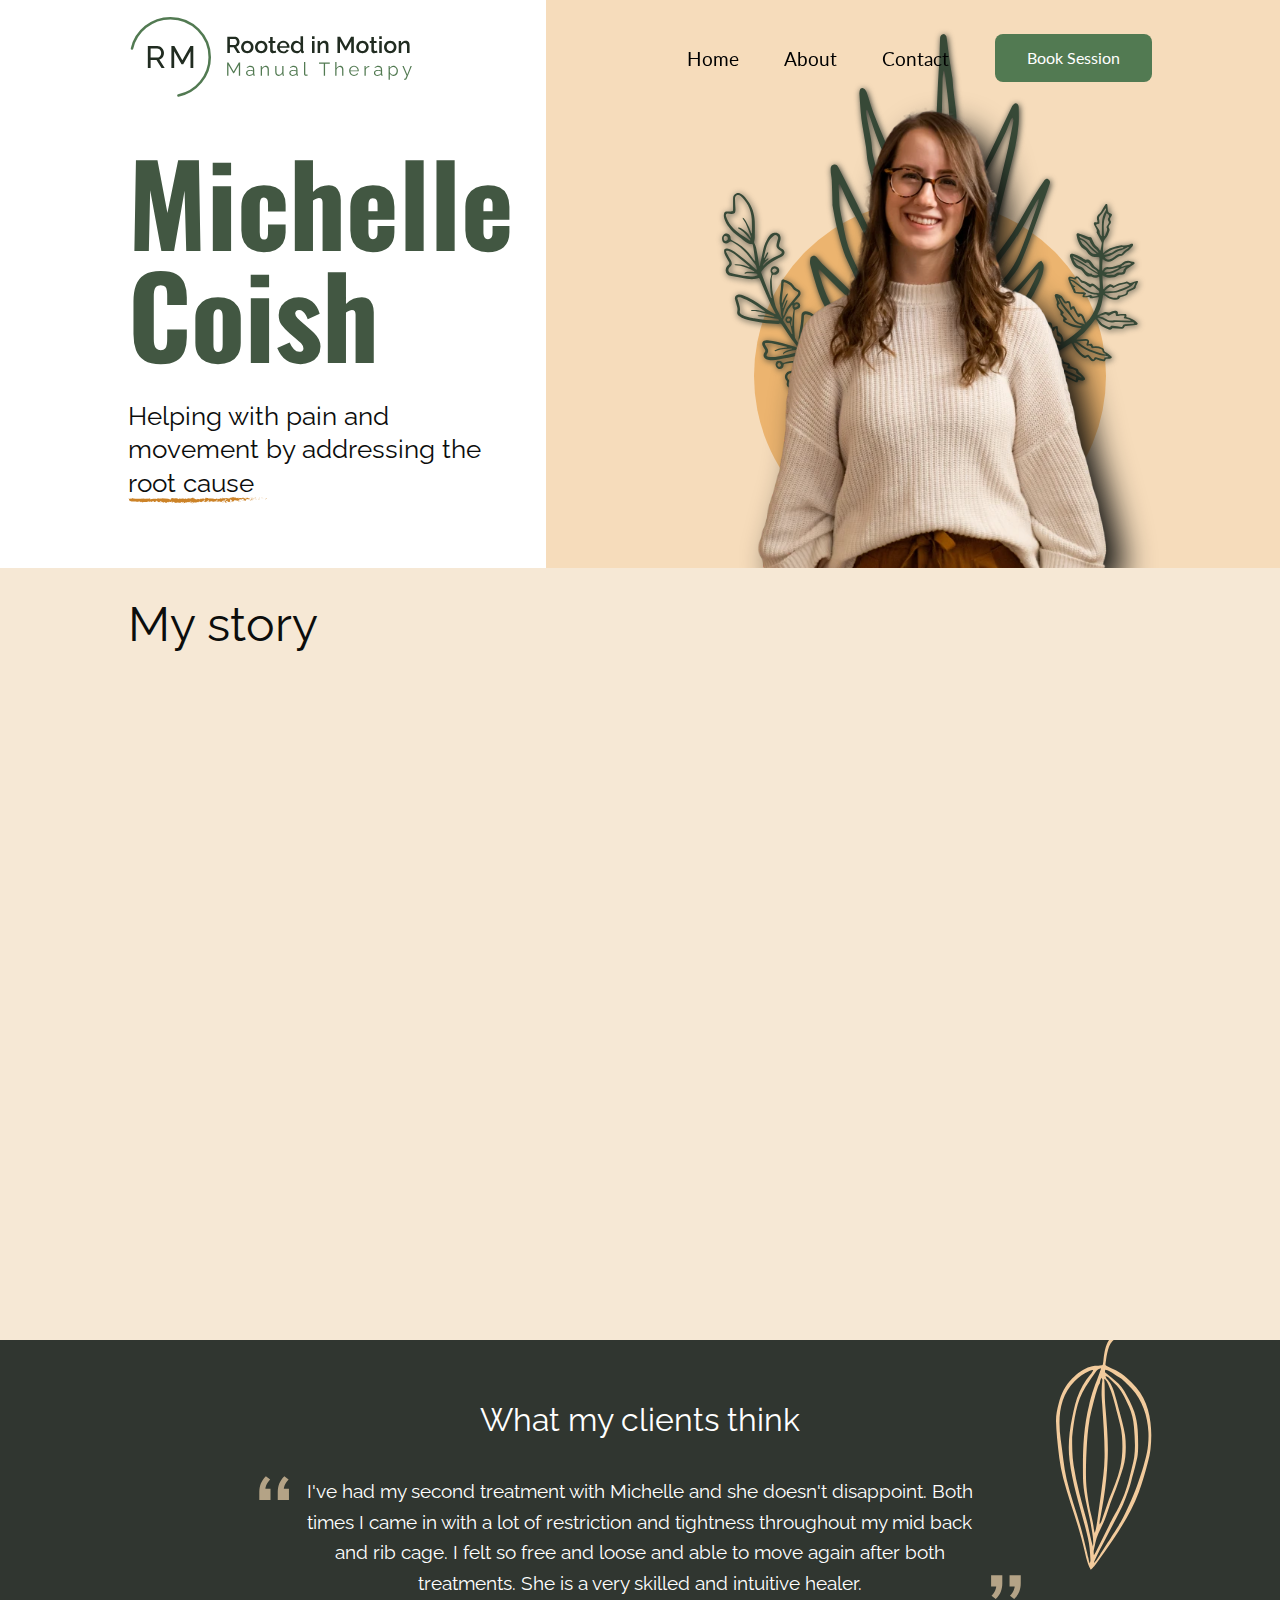
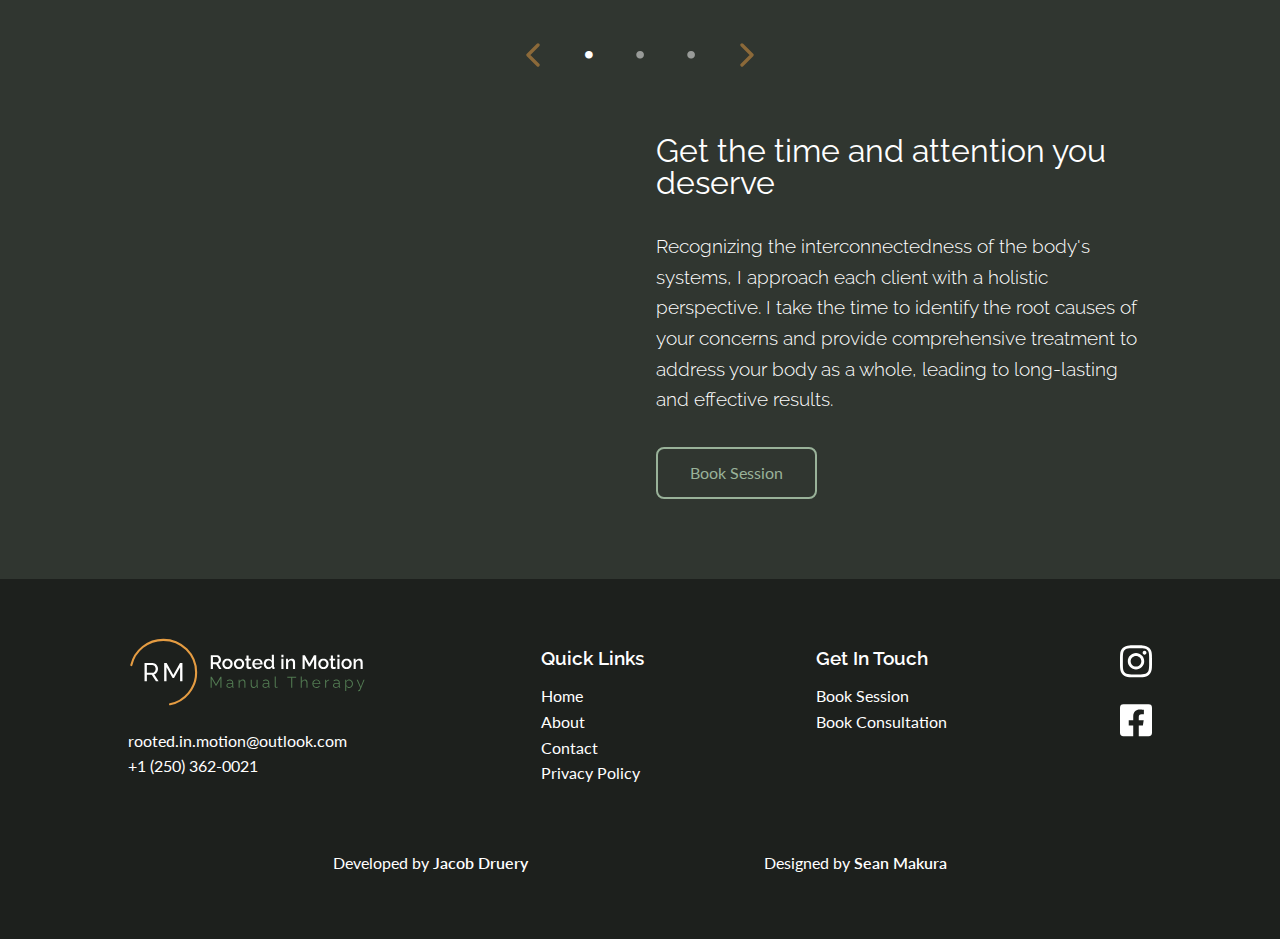
<file: pages/about.html>
<!DOCTYPE html>
<html lang="en">

<head>

    <!-- Google tag (gtag.js) -->
    <script async src="https://www.googletagmanager.com/gtag/js?id=G-CYH6CX6YZS"></script>
    <script>
        window.dataLayer = window.dataLayer || [];
        function gtag() { dataLayer.push(arguments); }
        gtag('js', new Date());
        gtag('config', 'G-CYH6CX6YZS');
    </script>
    
    <meta charset="UTF-8">
    <meta http-equiv="X-UA-Compatible" content="IE=edge">
    <meta name="viewport" content="width=device-width, initial-scale=1.0">
    <meta name="author" content="Jacob Druery">
    <meta name="description" content="Rooted in Motion Manual Therapy is an Osteopathy-focused manual therapy practice, 
        operated by Michelle Coish at Madhu Wellness Collective in Rossland, BC.">

    <link rel="stylesheet" type="text/css" href="/css/main.css">
    <link rel="stylesheet" type="text/css" href="/css/about.css">

    <!-- Fonts -->
    <link rel="preconnect" href="https://fonts.googleapis.com">
    <link rel="preconnect" href="https://fonts.gstatic.com" crossorigin>
    <link
        href="https://fonts.googleapis.com/css2?family=Lato&family=Oswald:wght@700&family=Raleway:wght@300;400&display=swap"
        rel="stylesheet" media="print"
        onload="this.media='all'">

    <!-- Favicon -->
    <link rel="shortcut icon" type="image/png" href="/assets/icons/favicon-32x32.png" />

    <title>Rooted In Motion Manual Therapy | About </title>
</head>

<body>
    <header>
        <a href="/">
            <div class="navbar__logo">
                <h1>
                    <svg aria-labelledby="rooted-in-motion-logo" viewBox="0 0 570 163" fill="none"
                        xmlns="http://www.w3.org/2000/svg">
                        <title id="rooted-in-motion-logo">Rooted In Motion Manual Therapy</title>
                        <!-- rooted in motion -->
                        <path id="navbar__logo-path-1"
                            d="M196.606 73.3701V40.8865H210.743C212.207 40.8865 213.55 41.1915 214.77 41.8015C215.99 42.4116 217.042 43.2198 217.926 44.2264C218.841 45.2329 219.543 46.3614 220.031 47.612C220.549 48.8625 220.809 50.1436 220.809 51.4551C220.809 52.8887 220.549 54.2612 220.031 55.5728C219.512 56.8843 218.765 58.0128 217.789 58.9584C216.844 59.9039 215.73 60.5902 214.449 61.0172L222.09 73.3701H216.325L209.279 62.0695H201.73V73.3701H196.606ZM201.73 57.5401H210.698C211.643 57.5401 212.482 57.2656 213.214 56.7165C213.946 56.1675 214.526 55.4355 214.953 54.5205C215.38 53.5749 215.593 52.5532 215.593 51.4551C215.593 50.3266 215.349 49.32 214.861 48.4355C214.373 47.5205 213.733 46.7885 212.939 46.2394C212.177 45.6904 211.338 45.4159 210.423 45.4159H201.73V57.5401ZM236.206 73.8276C234.315 73.8276 232.622 73.5074 231.127 72.8668C229.633 72.1958 228.336 71.2808 227.238 70.1218C226.171 68.9627 225.347 67.6512 224.768 66.1871C224.188 64.6926 223.898 63.1065 223.898 61.429C223.898 59.7514 224.188 58.1653 224.768 56.6708C225.347 55.1762 226.171 53.8647 227.238 52.7362C228.336 51.5771 229.633 50.6773 231.127 50.0368C232.652 49.3658 234.345 49.0303 236.206 49.0303C238.066 49.0303 239.744 49.3658 241.238 50.0368C242.763 50.6773 244.06 51.5771 245.127 52.7362C246.225 53.8647 247.064 55.1762 247.643 56.6708C248.223 58.1653 248.513 59.7514 248.513 61.429C248.513 63.1065 248.223 64.6926 247.643 66.1871C247.064 67.6512 246.225 68.9627 245.127 70.1218C244.06 71.2808 242.763 72.1958 241.238 72.8668C239.744 73.5074 238.066 73.8276 236.206 73.8276ZM229.068 61.4747C229.068 62.9998 229.389 64.3723 230.029 65.5923C230.67 66.8124 231.524 67.7732 232.591 68.4747C233.659 69.1762 234.864 69.527 236.206 69.527C237.517 69.527 238.707 69.1762 239.774 68.4747C240.872 67.7427 241.742 66.7666 242.382 65.5466C243.023 64.2961 243.343 62.9235 243.343 61.429C243.343 59.9039 243.023 58.5314 242.382 57.3113C241.742 56.0913 240.872 55.1305 239.774 54.429C238.707 53.6969 237.517 53.3309 236.206 53.3309C234.864 53.3309 233.659 53.6969 232.591 54.429C231.524 55.161 230.67 56.137 230.029 57.3571C229.389 58.5466 229.068 59.9192 229.068 61.4747ZM263.728 73.8276C261.837 73.8276 260.144 73.5074 258.65 72.8668C257.155 72.1958 255.859 71.2808 254.761 70.1218C253.693 68.9627 252.87 67.6512 252.29 66.1871C251.711 64.6926 251.421 63.1065 251.421 61.429C251.421 59.7514 251.711 58.1653 252.29 56.6708C252.87 55.1762 253.693 53.8647 254.761 52.7362C255.859 51.5771 257.155 50.6773 258.65 50.0368C260.175 49.3658 261.867 49.0303 263.728 49.0303C265.589 49.0303 267.266 49.3658 268.761 50.0368C270.286 50.6773 271.582 51.5771 272.65 52.7362C273.748 53.8647 274.586 55.1762 275.166 56.6708C275.745 58.1653 276.035 59.7514 276.035 61.429C276.035 63.1065 275.745 64.6926 275.166 66.1871C274.586 67.6512 273.748 68.9627 272.65 70.1218C271.582 71.2808 270.286 72.1958 268.761 72.8668C267.266 73.5074 265.589 73.8276 263.728 73.8276ZM256.591 61.4747C256.591 62.9998 256.911 64.3723 257.552 65.5923C258.192 66.8124 259.046 67.7732 260.114 68.4747C261.181 69.1762 262.386 69.527 263.728 69.527C265.04 69.527 266.229 69.1762 267.297 68.4747C268.395 67.7427 269.264 66.7666 269.904 65.5466C270.545 64.2961 270.865 62.9235 270.865 61.429C270.865 59.9039 270.545 58.5314 269.904 57.3113C269.264 56.0913 268.395 55.1305 267.297 54.429C266.229 53.6969 265.04 53.3309 263.728 53.3309C262.386 53.3309 261.181 53.6969 260.114 54.429C259.046 55.161 258.192 56.137 257.552 57.3571C256.911 58.5466 256.591 59.9192 256.591 61.4747ZM293.455 72.1348C293.028 72.3483 292.494 72.5771 291.854 72.8211C291.213 73.0651 290.481 73.2786 289.658 73.4616C288.865 73.6446 288.041 73.7361 287.187 73.7361C286.15 73.7361 285.189 73.5531 284.305 73.1871C283.42 72.8211 282.703 72.2416 282.154 71.4486C281.636 70.625 281.377 69.5727 281.377 68.2917V53.3309H278.22V49.442H281.377V41.5728H286.409V49.442H291.625V53.3309H286.409V66.6904C286.47 67.5139 286.73 68.1239 287.187 68.5205C287.675 68.917 288.27 69.1152 288.971 69.1152C289.673 69.1152 290.344 68.9932 290.985 68.7492C291.625 68.5052 292.098 68.3069 292.403 68.1544L293.455 72.1348ZM307.471 73.8276C305.611 73.8276 303.918 73.5074 302.393 72.8668C300.898 72.1958 299.602 71.296 298.504 70.1675C297.406 69.0085 296.552 67.6969 295.942 66.2329C295.362 64.7383 295.072 63.1523 295.072 61.4747C295.072 59.2176 295.591 57.1588 296.628 55.2982C297.665 53.4072 299.114 51.8974 300.974 50.7688C302.835 49.6098 305.016 49.0303 307.517 49.0303C310.018 49.0303 312.168 49.6098 313.968 50.7688C315.798 51.8974 317.216 53.3919 318.223 55.2525C319.229 57.1131 319.733 59.1109 319.733 61.2459C319.733 61.612 319.717 61.9627 319.687 62.2982C319.656 62.6032 319.626 62.8625 319.595 63.076H300.425C300.517 64.4791 300.898 65.7144 301.569 66.7819C302.271 67.8189 303.155 68.6425 304.223 69.2525C305.29 69.832 306.434 70.1218 307.654 70.1218C308.996 70.1218 310.262 69.7862 311.452 69.1152C312.672 68.4442 313.495 67.5597 313.922 66.4616L318.223 67.6969C317.704 68.856 316.911 69.9082 315.844 70.8538C314.807 71.7688 313.571 72.5008 312.138 73.0499C310.704 73.5684 309.149 73.8276 307.471 73.8276ZM300.288 59.7361H314.746C314.654 58.3636 314.258 57.1588 313.556 56.1218C312.885 55.0542 312.016 54.2307 310.948 53.6512C309.911 53.0412 308.752 52.7362 307.471 52.7362C306.221 52.7362 305.062 53.0412 303.994 53.6512C302.957 54.2307 302.103 55.0542 301.432 56.1218C300.761 57.1588 300.38 58.3636 300.288 59.7361ZM322.328 61.429C322.328 59.1414 322.785 57.0673 323.7 55.2067C324.646 53.3157 325.927 51.8211 327.544 50.7231C329.16 49.5945 331.021 49.0303 333.125 49.0303C334.955 49.0303 336.602 49.503 338.066 50.4486C339.561 51.3941 340.72 52.5684 341.544 53.9714V39.9715H346.576V67.6969C346.576 68.2764 346.683 68.6882 346.897 68.9322C347.11 69.1762 347.461 69.3135 347.949 69.344V73.3701C347.003 73.5226 346.271 73.5989 345.753 73.5989C344.807 73.5989 343.999 73.3244 343.328 72.7753C342.687 72.2263 342.352 71.5706 342.321 70.808L342.276 69.0237C341.361 70.5488 340.125 71.7383 338.57 72.5923C337.014 73.4159 335.398 73.8276 333.72 73.8276C332.073 73.8276 330.548 73.5074 329.145 72.8668C327.772 72.2263 326.568 71.3265 325.531 70.1675C324.524 69.0085 323.731 67.6817 323.151 66.1871C322.602 64.6926 322.328 63.1065 322.328 61.429ZM341.544 64.7688V58.5009C341.208 57.5248 340.659 56.6555 339.897 55.893C339.164 55.1 338.326 54.4747 337.38 54.0172C336.465 53.5597 335.55 53.3309 334.635 53.3309C333.568 53.3309 332.592 53.5597 331.707 54.0172C330.853 54.4747 330.106 55.0847 329.465 55.8473C328.855 56.6098 328.382 57.4791 328.047 58.4551C327.711 59.4311 327.544 60.4529 327.544 61.5205C327.544 62.6185 327.727 63.6555 328.093 64.6316C328.459 65.5771 328.977 66.4311 329.648 67.1937C330.35 67.9257 331.143 68.5052 332.027 68.9322C332.942 69.3287 333.934 69.527 335.001 69.527C335.672 69.527 336.343 69.405 337.014 69.161C337.716 68.917 338.371 68.5815 338.981 68.1544C339.622 67.7274 340.156 67.2242 340.583 66.6446C341.04 66.0651 341.361 65.4398 341.544 64.7688ZM364.272 73.3701V49.442H369.305V73.3701H364.272ZM364.272 45.5074V39.9715H369.305V45.5074H364.272ZM396.81 73.3701H391.778V59.9649C391.778 57.7383 391.412 56.1065 390.68 55.0695C389.978 54.0325 388.926 53.5139 387.523 53.5139C386.547 53.5139 385.571 53.7579 384.595 54.246C383.649 54.734 382.795 55.405 382.033 56.259C381.27 57.0826 380.721 58.0433 380.386 59.1414V73.3701H375.353V49.442H379.928V54.246C380.538 53.1784 381.331 52.2634 382.307 51.5009C383.314 50.7078 384.442 50.0978 385.693 49.6708C386.943 49.2438 388.27 49.0303 389.673 49.0303C391.107 49.0303 392.281 49.2895 393.196 49.8081C394.142 50.3266 394.874 51.0433 395.392 51.9584C395.941 52.8429 396.307 53.8799 396.49 55.0695C396.704 56.2285 396.81 57.4638 396.81 58.7754V73.3701ZM441.91 73.3701V50.2198L432.348 67.7884H429.328L419.721 50.2198V73.3701H414.596V40.8865H420.087L430.838 60.7427L441.59 40.8865H447.08V73.3701H441.91ZM464.115 73.8276C462.223 73.8276 460.531 73.5074 459.036 72.8668C457.542 72.1958 456.245 71.2808 455.147 70.1218C454.08 68.9627 453.256 67.6512 452.677 66.1871C452.097 64.6926 451.807 63.1065 451.807 61.429C451.807 59.7514 452.097 58.1653 452.677 56.6708C453.256 55.1762 454.08 53.8647 455.147 52.7362C456.245 51.5771 457.542 50.6773 459.036 50.0368C460.561 49.3658 462.254 49.0303 464.115 49.0303C465.975 49.0303 467.653 49.3658 469.147 50.0368C470.672 50.6773 471.969 51.5771 473.036 52.7362C474.134 53.8647 474.973 55.1762 475.552 56.6708C476.132 58.1653 476.422 59.7514 476.422 61.429C476.422 63.1065 476.132 64.6926 475.552 66.1871C474.973 67.6512 474.134 68.9627 473.036 70.1218C471.969 71.2808 470.672 72.1958 469.147 72.8668C467.653 73.5074 465.975 73.8276 464.115 73.8276ZM456.977 61.4747C456.977 62.9998 457.298 64.3723 457.938 65.5923C458.579 66.8124 459.433 67.7732 460.5 68.4747C461.568 69.1762 462.773 69.527 464.115 69.527C465.426 69.527 466.616 69.1762 467.683 68.4747C468.781 67.7427 469.65 66.7666 470.291 65.5466C470.932 64.2961 471.252 62.9235 471.252 61.429C471.252 59.9039 470.932 58.5314 470.291 57.3113C469.65 56.0913 468.781 55.1305 467.683 54.429C466.616 53.6969 465.426 53.3309 464.115 53.3309C462.773 53.3309 461.568 53.6969 460.5 54.429C459.433 55.161 458.579 56.137 457.938 57.3571C457.298 58.5466 456.977 59.9192 456.977 61.4747ZM493.842 72.1348C493.415 72.3483 492.881 72.5771 492.24 72.8211C491.6 73.0651 490.868 73.2786 490.044 73.4616C489.251 73.6446 488.428 73.7361 487.574 73.7361C486.537 73.7361 485.576 73.5531 484.691 73.1871C483.807 72.8211 483.09 72.2416 482.541 71.4486C482.022 70.625 481.763 69.5727 481.763 68.2917V53.3309H478.606V49.442H481.763V41.5728H486.796V49.442H492.012V53.3309H486.796V66.6904C486.857 67.5139 487.116 68.1239 487.574 68.5205C488.062 68.917 488.656 69.1152 489.358 69.1152C490.059 69.1152 490.731 68.9932 491.371 68.7492C492.012 68.5052 492.484 68.3069 492.789 68.1544L493.842 72.1348ZM497.327 73.3701V49.442H502.36V73.3701H497.327ZM497.327 45.5074V39.9715H502.36V45.5074H497.327ZM519.159 73.8276C517.268 73.8276 515.576 73.5074 514.081 72.8668C512.586 72.1958 511.29 71.2808 510.192 70.1218C509.125 68.9627 508.301 67.6512 507.722 66.1871C507.142 64.6926 506.852 63.1065 506.852 61.429C506.852 59.7514 507.142 58.1653 507.722 56.6708C508.301 55.1762 509.125 53.8647 510.192 52.7362C511.29 51.5771 512.586 50.6773 514.081 50.0368C515.606 49.3658 517.299 49.0303 519.159 49.0303C521.02 49.0303 522.698 49.3658 524.192 50.0368C525.717 50.6773 527.013 51.5771 528.081 52.7362C529.179 53.8647 530.018 55.1762 530.597 56.6708C531.177 58.1653 531.467 59.7514 531.467 61.429C531.467 63.1065 531.177 64.6926 530.597 66.1871C530.018 67.6512 529.179 68.9627 528.081 70.1218C527.013 71.2808 525.717 72.1958 524.192 72.8668C522.698 73.5074 521.02 73.8276 519.159 73.8276ZM512.022 61.4747C512.022 62.9998 512.342 64.3723 512.983 65.5923C513.623 66.8124 514.477 67.7732 515.545 68.4747C516.613 69.1762 517.817 69.527 519.159 69.527C520.471 69.527 521.66 69.1762 522.728 68.4747C523.826 67.7427 524.695 66.7666 525.336 65.5466C525.976 64.2961 526.297 62.9235 526.297 61.429C526.297 59.9039 525.976 58.5314 525.336 57.3113C524.695 56.0913 523.826 55.1305 522.728 54.429C521.66 53.6969 520.471 53.3309 519.159 53.3309C517.817 53.3309 516.613 53.6969 515.545 54.429C514.477 55.161 513.623 56.137 512.983 57.3571C512.342 58.5466 512.022 59.9192 512.022 61.4747ZM557.388 73.3701H552.355V59.9649C552.355 57.7383 551.989 56.1065 551.257 55.0695C550.555 54.0325 549.503 53.5139 548.1 53.5139C547.124 53.5139 546.148 53.7579 545.172 54.246C544.227 54.734 543.372 55.405 542.61 56.259C541.847 57.0826 541.298 58.0433 540.963 59.1414V73.3701H535.93V49.442H540.505V54.246C541.115 53.1784 541.908 52.2634 542.884 51.5009C543.891 50.7078 545.02 50.0978 546.27 49.6708C547.521 49.2438 548.847 49.0303 550.25 49.0303C551.684 49.0303 552.858 49.2895 553.773 49.8081C554.719 50.3266 555.451 51.0433 555.969 51.9584C556.518 52.8429 556.884 53.8799 557.067 55.0695C557.281 56.2285 557.388 57.4638 557.388 58.7754V73.3701Z"
                            fill="#212C21" />
                        <!-- manual therapy -->
                        <path id="navbar__logo-path-2" class="navbar__logo--transition1"
                            d="M219.427 118.19V96.8725L209.948 113.432H208.326L198.81 96.8725V118.19H196.228V92.0041H198.884L209.1 109.929L219.39 92.0041H222.009V118.19H219.427ZM233.703 112.658C233.703 111.453 234.047 110.42 234.735 109.56C235.424 108.675 236.37 107.998 237.575 107.531C238.805 107.039 240.218 106.794 241.817 106.794C242.751 106.794 243.722 106.867 244.73 107.015C245.738 107.162 246.636 107.384 247.423 107.679V106.056C247.423 104.433 246.943 103.142 245.984 102.183C245.025 101.224 243.697 100.745 242.001 100.745C240.968 100.745 239.948 100.942 238.94 101.335C237.956 101.704 236.924 102.257 235.842 102.995L234.883 101.224C236.137 100.364 237.366 99.7246 238.571 99.3067C239.776 98.8641 241.005 98.6428 242.259 98.6428C244.62 98.6428 246.488 99.3189 247.865 100.671C249.242 102.024 249.93 103.892 249.93 106.277V115.166C249.93 115.51 250.004 115.768 250.152 115.94C250.299 116.088 250.533 116.174 250.852 116.198V118.19C250.582 118.215 250.348 118.239 250.152 118.264C249.955 118.288 249.808 118.288 249.709 118.264C249.094 118.239 248.627 118.042 248.308 117.674C247.988 117.305 247.816 116.911 247.791 116.493L247.754 115.092C246.894 116.198 245.775 117.059 244.398 117.674C243.021 118.264 241.62 118.559 240.194 118.559C238.964 118.559 237.846 118.301 236.838 117.784C235.854 117.243 235.08 116.53 234.514 115.645C233.973 114.735 233.703 113.74 233.703 112.658ZM246.574 114.133C246.845 113.789 247.054 113.457 247.201 113.137C247.349 112.818 247.423 112.535 247.423 112.289V109.486C246.587 109.166 245.714 108.92 244.804 108.748C243.919 108.576 243.021 108.49 242.112 108.49C240.317 108.49 238.866 108.847 237.76 109.56C236.653 110.273 236.1 111.244 236.1 112.473C236.1 113.186 236.284 113.863 236.653 114.502C237.022 115.116 237.563 115.633 238.276 116.051C238.989 116.444 239.825 116.641 240.784 116.641C241.989 116.641 243.107 116.407 244.14 115.94C245.197 115.473 246.009 114.871 246.574 114.133ZM278.879 118.19H276.372V107.457C276.372 105.195 276.04 103.548 275.376 102.515C274.712 101.458 273.667 100.929 272.241 100.929C271.257 100.929 270.286 101.175 269.327 101.667C268.368 102.134 267.52 102.786 266.782 103.622C266.069 104.433 265.553 105.367 265.233 106.425V118.19H262.725V98.9747H265.012V103.327C265.528 102.392 266.205 101.581 267.041 100.893C267.877 100.18 268.823 99.6263 269.88 99.2329C270.938 98.8395 272.032 98.6428 273.163 98.6428C274.22 98.6428 275.118 98.8395 275.855 99.2329C276.593 99.6263 277.183 100.192 277.626 100.929C278.068 101.642 278.388 102.515 278.584 103.548C278.781 104.556 278.879 105.687 278.879 106.941V118.19ZM291.419 110.26V98.9747H293.927V109.818C293.927 112.006 294.296 113.641 295.034 114.723C295.796 115.805 296.915 116.346 298.39 116.346C299.374 116.346 300.32 116.137 301.23 115.719C302.164 115.276 302.988 114.662 303.701 113.875C304.414 113.063 304.955 112.129 305.324 111.072V98.9747H307.832V115.166C307.832 115.51 307.905 115.768 308.053 115.94C308.2 116.088 308.422 116.174 308.717 116.198V118.19C308.422 118.215 308.188 118.227 308.016 118.227C307.844 118.251 307.684 118.264 307.537 118.264C307.045 118.215 306.615 118.018 306.246 117.674C305.902 117.329 305.717 116.911 305.693 116.42L305.619 113.838C304.783 115.313 303.639 116.469 302.189 117.305C300.763 118.141 299.214 118.559 297.542 118.559C295.526 118.559 294.001 117.858 292.968 116.457C291.936 115.055 291.419 112.99 291.419 110.26ZM319.329 112.658C319.329 111.453 319.674 110.42 320.362 109.56C321.051 108.675 321.997 107.998 323.202 107.531C324.431 107.039 325.845 106.794 327.443 106.794C328.378 106.794 329.349 106.867 330.357 107.015C331.365 107.162 332.263 107.384 333.049 107.679V106.056C333.049 104.433 332.57 103.142 331.611 102.183C330.652 101.224 329.324 100.745 327.628 100.745C326.595 100.745 325.575 100.942 324.567 101.335C323.583 101.704 322.55 102.257 321.469 102.995L320.51 101.224C321.764 100.364 322.993 99.7246 324.198 99.3067C325.403 98.8641 326.632 98.6428 327.886 98.6428C330.246 98.6428 332.115 99.3189 333.492 100.671C334.869 102.024 335.557 103.892 335.557 106.277V115.166C335.557 115.51 335.631 115.768 335.779 115.94C335.926 116.088 336.16 116.174 336.479 116.198V118.19C336.209 118.215 335.975 118.239 335.779 118.264C335.582 118.288 335.434 118.288 335.336 118.264C334.721 118.239 334.254 118.042 333.935 117.674C333.615 117.305 333.443 116.911 333.418 116.493L333.381 115.092C332.521 116.198 331.402 117.059 330.025 117.674C328.648 118.264 327.247 118.559 325.821 118.559C324.591 118.559 323.472 118.301 322.464 117.784C321.481 117.243 320.706 116.53 320.141 115.645C319.6 114.735 319.329 113.74 319.329 112.658ZM332.201 114.133C332.472 113.789 332.681 113.457 332.828 113.137C332.976 112.818 333.049 112.535 333.049 112.289V109.486C332.213 109.166 331.341 108.92 330.431 108.748C329.546 108.576 328.648 108.49 327.738 108.49C325.944 108.49 324.493 108.847 323.386 109.56C322.28 110.273 321.727 111.244 321.727 112.473C321.727 113.186 321.911 113.863 322.28 114.502C322.649 115.116 323.19 115.633 323.903 116.051C324.616 116.444 325.452 116.641 326.411 116.641C327.615 116.641 328.734 116.407 329.767 115.94C330.824 115.473 331.636 114.871 332.201 114.133ZM348.463 91.2665H350.971V113.838C350.971 114.797 351.143 115.424 351.487 115.719C351.831 116.014 352.249 116.161 352.741 116.161C353.184 116.161 353.626 116.112 354.069 116.014C354.511 115.916 354.893 115.817 355.212 115.719L355.655 117.747C355.188 117.944 354.61 118.104 353.921 118.227C353.257 118.35 352.68 118.411 352.188 118.411C351.057 118.411 350.147 118.079 349.459 117.415C348.795 116.752 348.463 115.842 348.463 114.686V91.2665ZM399.462 94.2908H390.131V118.19H387.549V94.2908H378.218V92.0041H399.462V94.2908ZM426.398 118.19H423.89V107.457C423.89 105.294 423.509 103.671 422.747 102.589C421.984 101.483 420.89 100.929 419.464 100.929C418.53 100.929 417.596 101.175 416.661 101.667C415.752 102.134 414.94 102.786 414.227 103.622C413.539 104.433 413.047 105.367 412.752 106.425V118.19H410.244V91.2665H412.752V103.327C413.514 101.901 414.571 100.77 415.924 99.9336C417.301 99.0731 418.764 98.6428 420.313 98.6428C421.419 98.6428 422.353 98.8395 423.116 99.2329C423.902 99.6263 424.529 100.204 424.996 100.966C425.488 101.704 425.845 102.577 426.066 103.585C426.287 104.568 426.398 105.687 426.398 106.941V118.19ZM447.421 118.559C446.044 118.559 444.765 118.301 443.585 117.784C442.405 117.243 441.384 116.518 440.524 115.608C439.663 114.674 438.987 113.604 438.495 112.4C438.028 111.195 437.795 109.904 437.795 108.527C437.795 106.732 438.2 105.085 439.012 103.585C439.848 102.085 440.991 100.893 442.442 100.007C443.892 99.0977 445.54 98.6428 447.384 98.6428C449.277 98.6428 450.924 99.0977 452.326 100.007C453.752 100.917 454.871 102.122 455.682 103.622C456.494 105.097 456.899 106.72 456.899 108.49C456.899 108.687 456.899 108.884 456.899 109.08C456.899 109.252 456.887 109.388 456.862 109.486H440.413C440.536 110.863 440.917 112.092 441.557 113.174C442.22 114.231 443.069 115.08 444.101 115.719C445.159 116.334 446.302 116.641 447.531 116.641C448.785 116.641 449.965 116.321 451.072 115.682C452.203 115.043 452.99 114.207 453.432 113.174L455.608 113.764C455.215 114.674 454.613 115.498 453.801 116.235C452.99 116.973 452.031 117.551 450.924 117.969C449.843 118.362 448.675 118.559 447.421 118.559ZM440.339 107.679H454.539C454.44 106.277 454.059 105.048 453.395 103.991C452.756 102.933 451.908 102.11 450.851 101.52C449.818 100.905 448.675 100.598 447.421 100.598C446.167 100.598 445.023 100.905 443.991 101.52C442.958 102.11 442.11 102.946 441.446 104.027C440.807 105.085 440.438 106.302 440.339 107.679ZM477.734 101.188C476.062 101.237 474.587 101.704 473.308 102.589C472.054 103.474 471.169 104.691 470.653 106.24V118.19H468.145V98.9747H470.505V103.585C471.169 102.233 472.042 101.138 473.124 100.302C474.23 99.4665 475.398 98.9993 476.628 98.901C476.873 98.8764 477.082 98.8641 477.255 98.8641C477.451 98.8641 477.611 98.8764 477.734 98.901V101.188ZM486.83 112.658C486.83 111.453 487.174 110.42 487.863 109.56C488.551 108.675 489.498 107.998 490.703 107.531C491.932 107.039 493.346 106.794 494.944 106.794C495.878 106.794 496.85 106.867 497.858 107.015C498.866 107.162 499.763 107.384 500.55 107.679V106.056C500.55 104.433 500.071 103.142 499.112 102.183C498.153 101.224 496.825 100.745 495.129 100.745C494.096 100.745 493.075 100.942 492.067 101.335C491.084 101.704 490.051 102.257 488.969 102.995L488.01 101.224C489.264 100.364 490.494 99.7246 491.699 99.3067C492.903 98.8641 494.133 98.6428 495.387 98.6428C497.747 98.6428 499.616 99.3189 500.993 100.671C502.37 102.024 503.058 103.892 503.058 106.277V115.166C503.058 115.51 503.132 115.768 503.279 115.94C503.427 116.088 503.66 116.174 503.98 116.198V118.19C503.71 118.215 503.476 118.239 503.279 118.264C503.083 118.288 502.935 118.288 502.837 118.264C502.222 118.239 501.755 118.042 501.435 117.674C501.116 117.305 500.943 116.911 500.919 116.493L500.882 115.092C500.021 116.198 498.903 117.059 497.526 117.674C496.149 118.264 494.747 118.559 493.321 118.559C492.092 118.559 490.973 118.301 489.965 117.784C488.982 117.243 488.207 116.53 487.642 115.645C487.101 114.735 486.83 113.74 486.83 112.658ZM499.702 114.133C499.972 113.789 500.181 113.457 500.329 113.137C500.476 112.818 500.55 112.535 500.55 112.289V109.486C499.714 109.166 498.841 108.92 497.931 108.748C497.046 108.576 496.149 108.49 495.239 108.49C493.444 108.49 491.994 108.847 490.887 109.56C489.781 110.273 489.227 111.244 489.227 112.473C489.227 113.186 489.412 113.863 489.781 114.502C490.15 115.116 490.69 115.633 491.403 116.051C492.117 116.444 492.953 116.641 493.911 116.641C495.116 116.641 496.235 116.407 497.268 115.94C498.325 115.473 499.136 114.871 499.702 114.133ZM525.663 118.559C524.065 118.559 522.627 118.141 521.348 117.305C520.094 116.469 519.099 115.436 518.361 114.207V126.046H515.853V98.9747H518.103V102.7C518.865 101.495 519.885 100.524 521.164 99.7861C522.442 99.0239 523.807 98.6428 525.258 98.6428C526.585 98.6428 527.803 98.9255 528.909 99.4911C530.015 100.032 530.974 100.77 531.786 101.704C532.597 102.638 533.224 103.708 533.667 104.913C534.134 106.093 534.367 107.322 534.367 108.601C534.367 110.396 533.999 112.055 533.261 113.58C532.548 115.08 531.54 116.284 530.237 117.194C528.934 118.104 527.409 118.559 525.663 118.559ZM524.963 116.346C526.02 116.346 526.967 116.137 527.803 115.719C528.639 115.276 529.352 114.686 529.942 113.949C530.556 113.211 531.024 112.387 531.343 111.478C531.663 110.543 531.823 109.584 531.823 108.601C531.823 107.568 531.638 106.585 531.269 105.65C530.925 104.716 530.421 103.892 529.757 103.179C529.093 102.466 528.331 101.901 527.471 101.483C526.61 101.065 525.676 100.856 524.668 100.856C524.028 100.856 523.365 100.979 522.676 101.224C521.988 101.47 521.324 101.827 520.684 102.294C520.07 102.737 519.553 103.241 519.135 103.806C518.717 104.372 518.459 104.974 518.361 105.613V111.514C518.754 112.424 519.283 113.248 519.947 113.985C520.611 114.698 521.373 115.276 522.233 115.719C523.119 116.137 524.028 116.346 524.963 116.346ZM546.45 124.091C546.794 124.116 547.126 124.128 547.446 124.128C547.766 124.152 547.999 124.14 548.147 124.091C548.442 124.042 548.725 123.87 548.995 123.575C549.265 123.28 549.585 122.714 549.954 121.878C550.323 121.042 550.839 119.813 551.503 118.19L543.131 98.9747H545.786L552.831 115.608L559.322 98.9747H561.83L551.872 123.759C551.7 124.226 551.441 124.656 551.097 125.05C550.753 125.468 550.323 125.788 549.806 126.009C549.315 126.255 548.7 126.39 547.962 126.414C547.741 126.439 547.507 126.439 547.262 126.414C547.04 126.414 546.77 126.39 546.45 126.341V124.091Z"
                            fill="#527A52" />
                        <!-- logo circle -->
                        <path id="navbar__logo-path-3" class="navbar__logo--transition2"
                            d="M7.9082 64.3479C15.836 29.9886 46.8372 4.35742 83.8689 4.35742C126.904 4.35742 161.787 38.9734 161.787 81.6657C161.787 118.947 135.184 150.068 99.7907 157.361"
                            stroke="#527A52" stroke-width="5.00229" stroke-miterlimit="10" stroke-linecap="round" />
                        <!-- logo rm -->
                        <path id="navbar__logo-path-4"
                            d="M39.237 103V59.2554H57.9671C59.8976 59.2554 61.6638 59.6661 63.2658 60.4876C64.8677 61.2681 66.2642 62.336 67.4554 63.6915C68.6465 65.0059 69.5707 66.5051 70.2279 68.1892C70.8851 69.8321 71.2137 71.5162 71.2137 73.2413C71.2137 75.254 70.8235 77.164 70.0431 78.9713C69.3037 80.7786 68.2358 82.3189 66.8393 83.5922C65.4838 84.8655 63.8819 85.7486 62.0335 86.2415L72.6308 103H66.3464L56.3652 87.2889H44.7821V103H39.237ZM44.7821 82.3599H58.0287C59.5485 82.3599 60.8629 81.9492 61.9719 81.1277C63.122 80.2651 64.0051 79.1356 64.6212 77.739C65.2784 76.3425 65.607 74.8433 65.607 73.2413C65.607 71.5984 65.2373 70.0991 64.498 68.7437C63.7587 67.3471 62.7934 66.2381 61.6022 65.4166C60.4111 64.5951 59.0967 64.1844 57.6591 64.1844H44.7821V82.3599ZM123.721 103V69.6062L109.304 95.2985H105.915L91.4365 69.6062V103H85.8914V59.2554H91.7445L107.579 87.6586L123.475 59.2554H129.266V103H123.721Z"
                            fill="#212C21" />
                    </svg>
                </h1>

            </div>
        </a>
        <input type="checkbox" id="navCheckbox" class="navbar__checkbox">
        <label for="navCheckbox" class="navbar__hamburger" id="navHamburger">
            <svg xmlns="http://www.w3.org/2000/svg" viewBox="0 0 448 512">
                <path
                    d="M16 132h416c8.837 0 16-7.163 16-16V76c0-8.837-7.163-16-16-16H16C7.163 60 0 67.163 0 76v40c0 8.837 7.163 16 16 16zm0 160h416c8.837 0 16-7.163 16-16v-40c0-8.837-7.163-16-16-16H16c-8.837 0-16 7.163-16 16v40c0 8.837 7.163 16 16 16zm0 160h416c8.837 0 16-7.163 16-16v-40c0-8.837-7.163-16-16-16H16c-8.837 0-16 7.163-16 16v40c0 8.837 7.163 16 16 16z" />
            </svg>
        </label>
        <nav>
            <div class="navbar__link-group">
                <a href="/" class="navbar__links">Home</a>
                <hr class="navbar__linebreak">
                <a href="/pages/about.html" class="navbar__links">About</a>
                <hr class="navbar__linebreak">
                <a href="/pages/contact.html" class="navbar__links">Contact</a>
            </div>
            <a class="btn btn--primary" href="https://madhucollective.janeapp.com/#/staff_member/42">Book Session</a>
        </nav>

    </header>

    <main>
        <section class="about-hero">
            <div class="about-hero__text">
                <h2 class="about-hero__title">Michelle<br>Coish</h2>
                <p>Helping with pain and movement by addressing the root<span class="about-hero__chalk"><svg
                            viewBox="0 0 169 9" fill="none" xmlns="http://www.w3.org/2000/svg">
                            <path d="M168.563 2.49295L168.675 2.28516L168.057 2.70074L168.563 2.49295Z"
                                fill="#CC8328" />
                            <path
                                d="M164.631 2.49333C165.024 3.2206 166.035 2.38943 166.765 2.59723L166.878 2.80502L167.215 2.18164C166.372 2.28554 165.249 2.70112 164.631 2.49333Z"
                                fill="#CC8328" />
                            <path
                                d="M162.553 0.831055C162.665 1.14274 162.103 1.03885 163.058 0.934951C163.002 0.934951 163.002 0.934951 162.946 0.831055C162.833 0.831055 162.721 0.831055 162.553 0.831055Z"
                                fill="#CC8328" />
                            <path d="M162.946 0.830633C162.665 0.622841 163.339 0.830633 162.946 0.830633V0.830633Z"
                                fill="#CC8328" />
                            <path
                                d="M161.036 1.03901L161.598 0.83122C161.485 0.623427 160.98 0.623427 161.205 0.519531C160.587 0.623427 160.699 0.727323 161.036 1.03901Z"
                                fill="#CC8328" />
                            <path d="M160.474 1.55886L160.755 1.45496C160.755 1.35107 160.643 1.35107 160.474 1.55886Z"
                                fill="#CC8328" />
                            <path
                                d="M161.373 1.24609L160.755 1.45389C160.811 1.55778 160.867 1.76557 161.036 1.34999C161.036 1.55778 161.148 1.34999 161.373 1.24609Z"
                                fill="#CC8328" />
                            <path
                                d="M161.71 1.35058C161.991 1.55837 162.44 1.66226 161.878 1.87006C162.946 1.76616 162.777 1.24668 161.71 1.35058Z"
                                fill="#CC8328" />
                            <path
                                d="M164.462 3.22062L164.856 3.42842L165.193 3.22062C165.024 3.32452 164.406 3.01283 164.462 3.22062Z"
                                fill="#CC8328" />
                            <path
                                d="M157.61 0.623047C157.554 0.830839 157.778 1.03863 157.834 1.24642L158.228 1.03863C158.059 1.03863 157.666 0.934735 157.61 0.623047Z"
                                fill="#CC8328" />
                            <path d="M157.834 1.24609L157.217 1.55778C157.778 1.55778 157.891 1.45389 157.834 1.24609Z"
                                fill="#CC8328" />
                            <path d="M160.418 2.3896L161.373 1.87012L160.193 2.3896H160.418Z" fill="#CC8328" />
                            <path d="M155.307 0.623212L155.644 0.311523L155.026 0.831004L155.307 0.623212Z"
                                fill="#CC8328" />
                            <path
                                d="M153.79 0.727273C154.071 0.415584 153.453 0.207792 153.734 0C153.341 0.103896 152.948 0.311688 152.667 0.519481C152.948 0.415584 153.285 0.415584 153.79 0.727273Z"
                                fill="#CC8328" />
                            <path
                                d="M152.049 0.934735C152.218 0.830839 152.386 0.726943 152.611 0.623047C152.442 0.623047 152.218 0.726943 152.049 0.934735Z"
                                fill="#CC8328" />
                            <path
                                d="M156.205 1.45465C156.149 1.35075 156.093 1.14296 155.756 1.03906L155.981 1.45465C156.037 1.45465 156.093 1.45465 156.205 1.45465Z"
                                fill="#CC8328" />
                            <path d="M156.262 1.45508H156.206C156.206 1.55897 156.262 1.55897 156.262 1.45508Z"
                                fill="#CC8328" />
                            <path
                                d="M158.845 1.97461C158.508 2.1824 157.722 2.49409 158.452 2.90967C158.677 2.59799 158.284 2.39019 158.845 1.97461Z"
                                fill="#CC8328" />
                            <path
                                d="M156.542 2.07731L157.16 2.18121C157.16 2.07731 157.048 1.86952 157.216 1.76562L156.542 2.07731Z"
                                fill="#CC8328" />
                            <path d="M156.262 2.1824L156.543 2.07851L156.318 1.97461L156.262 2.1824Z" fill="#CC8328" />
                            <path
                                d="M153.172 1.35099C152.892 1.55878 152.611 1.55878 152.274 1.55878C152.667 1.66268 153.004 1.66268 153.397 1.66268C153.397 1.55878 153.566 1.24709 153.172 1.35099Z"
                                fill="#CC8328" />
                            <path
                                d="M148.847 1.55859C148.904 1.55859 148.904 1.55859 148.847 1.55859C148.904 1.66249 148.904 1.55859 148.904 1.55859H148.847Z"
                                fill="#CC8328" />
                            <path
                                d="M153.397 1.76639C153.678 1.87028 153.846 1.76639 154.015 1.55859C153.79 1.55859 153.565 1.66249 153.341 1.66249C153.341 1.76639 153.341 1.76639 153.397 1.76639Z"
                                fill="#CC8328" />
                            <path
                                d="M151.15 1.14216C151.319 1.24606 151.431 1.34996 151.656 1.34996C151.487 1.24606 151.15 0.934372 151.15 1.14216Z"
                                fill="#CC8328" />
                            <path
                                d="M154.352 1.35136C154.408 1.35136 154.408 1.35136 154.352 1.35136C154.352 1.24746 154.352 1.24746 154.352 1.35136Z"
                                fill="#CC8328" />
                            <path
                                d="M154.352 1.35059C154.183 1.45448 154.071 1.55838 153.959 1.66227C154.127 1.66227 154.296 1.55838 154.408 1.55838C154.408 1.45448 154.408 1.35059 154.352 1.35059Z"
                                fill="#CC8328" />
                            <path
                                d="M147.836 4.36341C147.893 3.94782 148.623 3.53224 149.241 4.05172C149.858 3.74003 149.465 2.38938 148.904 1.66211C148.904 1.8699 148.904 1.9738 148.23 2.28549C148.454 2.49328 149.634 2.80497 149.128 3.22055C148.286 3.42834 148.454 3.11665 148.005 2.90886C148.342 3.42834 146.938 3.63614 147.106 4.36341L147.836 4.05172C147.893 4.05172 147.668 4.25951 147.836 4.36341Z"
                                fill="#CC8328" />
                            <path
                                d="M150.139 1.66206H150.42C150.139 1.55816 149.915 1.45427 149.521 1.14258C149.072 1.35037 149.016 1.45427 148.96 1.66206L150.252 1.76595L150.139 1.66206Z"
                                fill="#CC8328" />
                            <path
                                d="M151.544 1.66227C151.319 2.07786 150.701 2.28565 151.094 2.80513C151.881 2.80513 151.656 2.38955 152.105 2.28565C150.87 2.28565 152.442 1.87007 151.544 1.66227C151.768 1.66227 151.993 1.66227 152.218 1.55838C151.993 1.45448 151.768 1.45448 151.6 1.35059C151.6 1.35059 151.6 1.35059 151.656 1.35059C151.712 1.45448 151.712 1.45448 151.656 1.45448C151.6 1.45448 151.6 1.55838 151.544 1.66227C151.207 1.55838 151.487 1.55838 151.6 1.45448C151.6 1.45448 151.6 1.45448 151.6 1.35059L150.364 1.55838C150.645 1.66227 150.982 1.66227 151.544 1.66227Z"
                                fill="#CC8328" />
                            <path
                                d="M157.779 3.84413C157.722 3.84413 157.722 3.74023 157.722 3.74023C157.666 3.84413 157.61 3.84413 157.779 3.84413Z"
                                fill="#CC8328" />
                            <path
                                d="M157.273 3.63662C157.385 3.53272 157.441 3.42883 157.722 3.42883C158.003 3.53272 157.722 3.63662 157.722 3.74051C157.891 3.63662 158.34 3.42883 157.778 3.22103L157.666 3.32493C157.16 3.22103 156.543 2.59766 156.599 2.59766C156.823 2.90934 156.936 3.22103 157.273 3.63662Z"
                                fill="#CC8328" />
                            <path
                                d="M154.408 2.70117L153.341 2.90896L153.846 3.32455V3.11676C154.408 3.22065 154.296 2.90896 154.408 2.70117Z"
                                fill="#CC8328" />
                            <path d="M148.735 1.35054L148.904 0.831055L148.286 1.55833L148.735 1.35054Z"
                                fill="#CC8328" />
                            <path d="M147.387 1.35113L147.443 0.935547L147.106 1.24724L147.387 1.35113Z"
                                fill="#CC8328" />
                            <path d="M71.7838 6.44141L71.5029 6.5453C71.6153 6.5453 71.7276 6.5453 71.7838 6.44141Z"
                                fill="#CC8328" />
                            <path d="M73.9745 6.54568L74.0309 6.33789C73.9182 6.44179 73.8618 6.54568 73.9745 6.54568Z"
                                fill="#CC8328" />
                            <path
                                d="M114.472 1.45449C114.023 1.03891 113.517 0.519428 113.573 0.935012L113.686 1.3506C114.079 1.2467 114.304 1.3506 114.472 1.45449Z"
                                fill="#CC8328" />
                            <path
                                d="M91.9482 4.15544C92.0044 4.15544 92.0606 4.25933 92.0606 4.25933C92.1729 4.15544 92.2853 3.94765 92.3414 3.84375C92.2291 3.94765 92.1167 4.05154 91.9482 4.15544Z"
                                fill="#CC8328" />
                            <path d="M91.6676 6.02653L91.106 5.71484C91.1621 5.81874 91.3868 5.92264 91.6676 6.02653Z"
                                fill="#CC8328" />
                            <path d="M59.8199 6.96094L59.4829 7.37652C59.9884 7.37652 59.7638 7.16873 59.8199 6.96094Z"
                                fill="#CC8328" />
                            <path
                                d="M133.682 1.55778C133.289 1.34999 133.008 1.34999 132.727 1.24609C133.176 1.55778 133.57 1.86947 133.682 1.55778Z"
                                fill="#CC8328" />
                            <path
                                d="M72.6263 1.66211C72.4578 1.76601 72.3455 1.8699 72.3455 1.9738C72.5701 1.8699 72.6825 1.76601 72.6263 1.66211Z"
                                fill="#CC8328" />
                            <path
                                d="M131.66 1.24652C131.716 1.24652 131.772 1.35042 131.884 1.35042C132.165 1.24652 132.446 1.24652 132.783 1.24652C132.39 1.03873 131.997 0.934832 131.66 1.24652Z"
                                fill="#CC8328" />
                            <path
                                d="M16.3456 6.5453C16.2893 6.5453 16.2893 6.5453 16.2329 6.44141C16.2329 6.5453 16.2893 6.5453 16.3456 6.5453Z"
                                fill="#CC8328" />
                            <path
                                d="M3.70703 2.07792C3.81937 2.07792 4.04404 2.07792 4.21255 2.07792C4.10021 1.97403 3.93171 1.97403 3.70703 2.07792Z"
                                fill="#CC8328" />
                            <path
                                d="M143.399 2.90918C143.343 2.90918 143.287 3.01308 143.287 3.11697C143.287 3.11697 143.343 3.01308 143.399 2.90918Z"
                                fill="#CC8328" />
                            <path d="M128.795 4.05176C128.851 4.15565 128.851 4.15565 128.795 4.05176V4.05176Z"
                                fill="#CC8328" />
                            <path
                                d="M142.444 1.34999C142.332 1.24609 142.22 1.24609 142.107 1.24609C142.163 1.24609 142.276 1.34999 142.444 1.34999Z"
                                fill="#CC8328" />
                            <path
                                d="M141.602 1.24647C141.77 1.24647 141.939 1.24647 142.051 1.24647C141.995 1.24647 141.995 1.14258 141.995 1.14258C141.939 1.14258 141.826 1.14258 141.602 1.24647Z"
                                fill="#CC8328" />
                            <path d="M39.599 5.40234H39.5428C39.2619 5.50624 39.4304 5.50624 39.599 5.40234Z"
                                fill="#CC8328" />
                            <path
                                d="M106.103 6.44201C106.552 5.92253 106.777 5.92253 107.114 6.02643L106.777 4.67578L106.103 6.44201Z"
                                fill="#CC8328" />
                            <path
                                d="M66.5039 6.64926L67.2341 7.06485C66.3916 7.68822 65.7175 7.48043 66.3916 8.10381C66.5039 6.64926 69.2 7.99991 69.2562 6.54537L69.7055 6.85705C69.5932 6.85705 69.537 6.96095 69.4247 6.96095C70.3234 7.68822 70.0987 5.92199 71.2783 6.12978C71.6714 6.23368 71.9523 6.44147 71.6714 6.64926L72.5701 6.33757C72.851 6.33757 72.7948 6.64926 72.514 6.54537L73.9182 6.44147C74.1429 6.23368 74.5922 5.92199 74.8169 5.7142C75.1539 5.92199 74.6484 5.81809 74.7046 6.02589L75.4909 5.7142C75.8279 6.12978 75.1539 6.44147 74.6484 6.33757C75.3786 7.79212 75.2663 6.02589 76.839 6.85705L76.1088 7.06485C76.5581 7.89602 77.176 7.58433 77.9624 8.10381C77.7377 7.79212 76.2773 6.85705 77.1198 6.54537C77.3445 6.64926 77.6815 6.75316 78.1309 6.44147C78.1309 6.96095 78.5802 6.85705 79.1419 6.75316L79.0857 7.37653C79.7036 7.16874 79.6474 6.85705 79.9844 6.54537C80.6585 6.64926 80.7708 7.16874 80.9393 7.58433C82.0065 7.68822 80.2091 6.75316 81.4448 6.64926C82.3435 6.85705 82.9614 6.64926 84.0286 6.23368C84.6464 6.44147 83.9163 6.64926 84.1409 6.85705L84.7026 6.33757C84.8149 6.33757 84.8149 6.54537 84.7588 6.54537C85.2081 6.33757 84.8149 5.92199 85.5452 5.7142C85.7698 4.98692 87.0617 6.75316 87.9604 5.92199C88.1851 6.12978 87.8481 6.33757 87.9042 6.54537C89.14 6.02589 88.9714 6.12978 89.9825 5.40251L90.825 5.81809C90.2072 5.29861 90.9935 4.77913 91.7237 4.25965C91.499 4.05186 91.3305 3.84407 91.162 3.74017L92.2854 3.42848C92.3977 3.53238 92.2854 3.74017 92.1169 4.05186C92.1731 3.94796 92.2854 3.94796 92.3416 3.84407C92.7347 4.05186 92.5662 4.46744 92.2292 4.88303C92.1169 4.77913 91.9484 4.57134 91.8361 4.46744C91.5552 4.88303 91.2744 5.29861 91.3305 5.7142C91.3867 5.6103 91.5552 5.6103 91.7237 5.50641C91.6675 5.6103 91.6114 5.7142 91.6114 5.81809C91.6675 5.92199 91.7799 5.7142 91.9484 5.6103L92.2292 6.33757L92.2854 6.02589L93.802 6.44147C94.8692 5.7142 95.824 4.57134 97.5091 4.25965C97.1159 4.77913 97.3968 5.19472 97.3968 5.81809C96.9474 5.09082 96.1049 6.12978 95.2062 5.92199C95.6555 6.02589 95.5432 6.33757 95.4309 6.44147L97.0036 5.81809C96.9474 6.33757 97.3406 6.23368 97.7338 6.44147C97.3968 5.40251 98.9133 5.7142 99.5312 5.40251C99.5873 5.7142 99.4189 6.12978 98.6325 6.02589C99.475 6.85705 99.7559 4.77913 100.598 5.50641C100.43 5.50641 100.318 5.50641 100.205 5.6103C100.655 5.29861 101.722 5.5064 101.497 5.81809H101.329C102.564 5.92199 105.148 5.81809 105.373 4.98692C105.373 5.09082 105.204 6.02589 105.148 6.23368L107.395 3.22069C107.17 3.94796 107.957 5.81809 106.889 6.23368C107.17 6.33757 107.563 6.44147 108.181 6.23368C107.957 6.12978 107.676 5.09082 107.957 5.09082C108.743 5.92199 108.518 5.5064 109.417 6.23368C109.136 6.02589 109.473 4.88303 109.922 4.88303C109.866 5.09082 109.979 6.02589 109.81 6.12978L111.046 4.98692C110.765 5.19472 110.99 6.02589 111.27 6.33757C111.158 6.12978 112.338 6.33757 112.619 6.23368L112.338 5.81809C113.686 6.02589 113.686 4.15576 115.034 4.25965C114.865 4.46744 114.641 5.7142 115.315 5.92199C115.652 5.29861 116.719 3.0129 117.898 2.59731L118.123 2.909L119.022 2.49342C118.46 3.42848 116.831 5.29861 115.989 6.02589C116.494 6.33757 116.157 6.44147 116.887 6.44147C117.168 6.75316 116.494 6.96095 116.269 6.96095L118.067 7.16874C118.011 6.44147 119.415 6.44147 119.359 5.92199L117.449 6.64926C117.393 5.92199 118.572 4.67524 119.808 4.77913C120.145 5.09082 119.583 6.02589 119.583 6.23368C119.752 6.02589 120.763 5.81809 120.875 5.92199L120.314 6.33757C121.044 6.64926 121.437 5.40251 122.28 6.12978C122.56 6.12978 123.122 7.06485 123.178 6.64926C122.729 5.81809 122.617 3.42848 122.954 2.80511C123.066 2.909 124.47 3.53238 124.807 3.94796C125.313 4.57134 124.077 5.40251 124.47 6.02589C124.47 5.81809 124.751 5.6103 124.863 5.50641C125.144 5.7142 124.751 6.12978 125.425 6.02589C125.537 5.29861 126.773 6.12978 125.762 5.40251C126.436 5.19472 126.436 5.50641 127.222 5.50641C126.998 5.09082 127.896 3.94796 128.57 3.74017C128.514 3.94796 128.683 4.15576 128.739 4.25965C130.087 4.36355 130.761 4.67524 132.053 4.67524C132.165 4.88303 132.783 5.09082 132.502 5.40251C132.671 5.29861 132.839 4.98692 133.232 4.98692C133.963 5.6103 132.39 5.09082 132.952 5.81809C133.008 5.40251 133.963 5.29861 134.468 4.98692C134.3 4.36355 133.232 4.88303 132.671 5.09082C132.671 4.25965 133.626 3.32459 134.918 2.909C135.929 2.70121 135.367 3.42848 135.535 3.32459C137.501 3.42848 137.164 1.76615 138.793 2.38952C139.411 2.909 138.849 3.53238 138.962 3.94796C138.119 4.15576 137.67 3.63628 137.108 3.63628L137.782 3.94796C137.501 4.15576 136.94 4.25965 136.659 4.15576C137.22 4.67524 139.917 4.25965 141.433 4.67524C141.714 4.46744 142.163 4.25965 141.939 4.05186L141.545 3.94796C141.096 3.53238 142.444 3.32459 141.826 3.11679C142.444 2.80511 143.174 2.28563 144.073 2.59731L144.242 3.22069C144.242 3.0129 143.68 2.80511 143.399 3.0129C143.792 2.70121 144.747 3.84407 145.196 3.0129L144.579 2.59731C145.196 2.28563 145.983 1.55835 146.769 1.76615C146.432 1.14277 146.601 1.87004 146.039 1.03887C146.544 1.97394 144.017 1.03887 144.803 1.97394C144.242 1.14277 143.792 1.66225 143.062 0.934976C143.062 1.14277 143.343 1.35056 142.669 1.24666C142.613 1.35056 142.557 1.35056 142.5 1.45446C142.5 1.45446 142.5 1.45446 142.444 1.45446C142.444 1.45446 142.444 1.45446 142.5 1.45446C142.444 1.45446 142.444 1.45446 142.5 1.45446C142.669 1.55835 142.781 1.66225 142.837 1.76615C142.5 2.28563 141.433 2.18173 141.096 2.49342C140.703 2.38952 141.265 2.28563 141.04 2.07783L140.478 2.49342C140.422 2.07783 139.411 1.76615 140.366 1.45446H139.523C139.018 1.14277 138.344 1.03887 137.951 1.24666C137.557 1.14277 136.94 1.76615 137.277 1.35056L135.985 1.66225V1.55835C134.693 1.45446 133.345 2.28563 131.828 1.45446C131.379 1.55835 130.93 1.76615 130.199 1.55835L130.031 1.14277C129.469 1.24666 128.346 0.727184 128.121 1.14277C127.503 0.103808 125.425 0.934976 124.414 0.727184L124.358 1.24666C123.684 1.24666 123.01 1.35056 122.167 1.55835L122.223 1.97394C121.493 2.38952 120.37 1.66225 119.19 1.66225C119.246 1.45446 119.583 1.55835 119.752 1.66225C118.404 0.623288 116.887 2.38952 115.595 1.66225C115.258 1.87004 115.034 1.76615 114.865 1.66225C114.921 1.66225 114.921 1.66225 114.921 1.66225C114.865 1.66225 114.865 1.66225 114.809 1.66225C114.697 1.55835 114.528 1.45446 114.36 1.45446C114.472 1.55835 114.641 1.66225 114.697 1.66225C114.472 1.66225 114.079 1.76615 113.742 1.87004L113.573 1.35056C113.517 1.35056 113.517 1.35056 113.517 1.35056C113.18 1.14277 113.236 1.55835 113.405 1.97394C113.236 2.07783 113.068 2.18173 112.956 2.28563C112.675 1.45446 112.001 2.59731 111.664 1.66225C111.439 2.07783 109.866 1.97394 109.698 2.909C109.698 2.80511 109.585 2.70121 109.754 2.70121C109.361 2.59731 108.968 2.49342 108.631 2.70121L108.574 2.07783L107.732 2.909C107.226 2.49342 107.002 2.28563 107.507 1.76615C106.271 2.49342 106.496 2.07783 105.429 2.80511L105.485 2.38952C105.092 2.38952 104.474 2.909 104.249 2.59731C103.407 1.76615 100.037 2.49342 97.79 1.76615C98.2393 3.0129 96.7789 1.24666 96.6666 2.18173C96.5542 1.87004 96.2172 1.76615 96.6104 1.45446C95.487 1.76615 94.9253 1.03887 94.139 1.76615C94.0266 1.45446 94.3637 1.35056 94.2513 1.14277C94.139 1.24666 93.9143 1.35056 93.802 1.24666C93.6896 1.03887 93.9705 1.03887 94.139 0.83108C93.0156 0.83108 92.9033 1.76615 92.7909 2.59731C92.2292 2.18173 91.9484 2.28563 91.499 2.80511C91.2744 2.49342 90.9374 2.28563 91.6675 2.18173C91.2744 2.18173 89.1961 1.76615 89.1961 2.49342C89.0838 2.28563 88.6344 2.49342 88.5221 2.49342C87.6234 2.49342 87.5672 2.38952 86.6685 2.49342L86.8932 2.59731C86.5562 3.42848 86.163 2.80511 85.4328 2.909V2.80511C83.8039 2.18173 84.7026 3.11679 83.1299 2.38952L83.2422 2.909C83.0737 3.94796 81.838 2.28563 80.8831 2.70121L81.2201 3.0129C80.7146 3.42848 79.8159 1.55835 79.2542 1.45446C79.1419 1.35056 79.4227 1.35056 79.5912 1.24666C78.2432 0.623288 79.4227 1.87004 78.4117 2.07783C78.2432 1.76615 78.6364 1.14277 77.9624 1.14277C77.6253 0.83108 75.9964 2.28563 75.0977 1.66225C75.3224 1.97394 75.4909 2.18173 75.0416 2.38952C74.3114 2.49342 73.1318 1.35056 72.4578 2.18173C72.3455 2.07783 72.3455 2.07783 72.3455 1.97394C71.7838 2.18173 70.6042 2.38952 70.2672 2.80511C69.7617 1.03887 66.8971 3.63628 66.8971 2.07783L65.212 2.18173L65.2682 1.97394C64.201 1.87004 63.8078 2.28563 63.4708 2.59731C63.2461 2.49342 63.4146 2.38952 63.4146 2.28563C61.8419 1.97394 61.6734 2.07783 60.3815 2.80511L60.2692 2.28563C59.9322 2.59731 58.0224 1.45446 56.4497 2.07783C56.4497 1.97394 56.5059 1.87004 56.6182 1.87004C54.877 2.49342 52.4617 0.415496 51.8438 2.28563L50.7205 2.70121C52.1809 2.80511 50.4958 3.53238 51.1136 3.84407C50.552 3.94796 49.5971 3.32459 50.3273 3.22069L50.4396 3.32459C50.7205 2.38952 48.586 3.0129 48.6422 2.28563C45.7214 2.28563 42.913 1.76615 40.2169 1.76615L40.5539 2.49342H39.599C39.3744 2.28563 39.262 1.87004 39.9361 1.97394C39.599 1.55835 38.8127 2.28563 38.7565 2.49342C37.4085 2.18173 39.262 1.55835 38.8688 1.55835L38.3072 1.66225L38.4195 1.76615C37.9701 2.07783 37.914 2.38952 37.1276 2.38952C36.6221 2.28563 36.8468 1.87004 36.6783 1.87004C36.6783 1.76615 36.6221 1.76615 36.3412 1.87004L35.1617 1.76615L35.6111 2.38952C35.1055 2.70121 34.4877 2.38952 35.0494 3.0129C34.263 1.97394 30.612 2.59731 30.1065 2.28563C29.3763 2.70121 28.6461 2.70121 27.7474 2.70121C27.9721 2.80511 28.0844 3.53238 27.3542 3.42848C27.6351 2.07783 25.95 2.80511 25.276 1.87004C25.8377 2.49342 23.0292 2.07783 23.9279 3.0129C23.2539 2.909 23.8718 2.49342 23.3662 2.18173C21.7935 2.70121 19.9399 1.87004 18.0302 1.97394C18.0864 2.07783 18.3672 2.28563 17.974 2.59731L16.963 1.66225C16.5698 1.76615 16.626 2.70121 15.8958 2.07783C16.0081 2.18173 16.1205 2.49342 15.8958 2.49342C12.1325 1.66225 8.25683 3.22069 4.43735 1.55835C4.94287 1.87004 4.60586 1.97394 4.21268 1.97394C4.49352 2.07783 4.21268 2.38952 4.26884 2.70121L2.63995 1.97394C2.3591 2.70121 0.954883 1.97394 0.786377 2.70121L1.2919 2.59731C0.61787 3.32459 2.1906 4.36355 2.13443 5.29861C2.86462 4.46744 4.10034 6.64926 5.33605 5.29861C5.6169 5.6103 5.11138 5.7142 5.27988 5.92199C5.6169 5.5064 5.95391 5.40251 6.6841 5.6103L6.62794 5.7142C8.59384 5.6103 9.43638 6.02589 11.627 6.33757L11.4585 5.81809C11.9078 5.92199 12.0201 6.02589 12.2448 6.12978C12.8065 5.40251 10.8968 6.12978 11.4023 5.29861C12.0201 6.33757 14.7724 5.29861 15.1656 6.44147C15.8958 6.44147 14.9409 5.92199 15.6711 5.92199L15.8396 6.23368L16.0081 5.81809C16.5136 5.92199 16.7383 6.23368 16.7383 6.54537C16.626 6.54537 16.4013 6.64926 16.289 6.64926C16.9068 6.96095 18.0302 6.54537 18.2549 6.64926L17.5247 6.44147C19.5468 6.12978 21.962 6.54537 23.8718 5.92199L23.7033 5.7142C25.1636 5.29861 24.8828 5.92199 26.5117 5.81809L26.4555 5.92199C26.7925 5.7142 27.1857 5.6103 27.6351 5.6103C27.2419 5.92199 28.4214 6.12978 27.8598 6.44147C29.4325 6.02589 28.6461 6.12978 29.7133 5.19472L29.938 5.6103C30.275 5.29861 30.3312 5.09082 31.1175 4.98692C30.4435 5.29861 31.6231 5.6103 30.8929 6.02589C32.5779 6.85705 33.4205 5.19472 34.2068 6.44147C34.9932 5.40251 32.7464 5.81809 33.1958 5.6103C32.8588 5.29861 33.8136 4.77913 34.3753 4.88303C34.937 4.88303 35.274 6.23368 36.6783 6.23368C36.5659 6.23368 36.5098 6.33757 36.3974 6.33757C36.9029 6.64926 37.4085 5.92199 38.0263 6.44147C38.3633 5.81809 38.8127 6.44147 38.925 5.6103L37.6893 5.81809C38.4195 5.6103 39.0373 4.67524 40.2169 5.09082C40.1046 5.29861 39.7675 5.50641 39.5429 5.6103C39.8799 5.81809 40.2169 5.40251 40.5539 5.7142C40.4416 6.54537 39.0373 5.92199 38.251 6.54537C38.6442 6.85705 39.7114 5.92199 39.3182 6.85705C39.8799 5.7142 40.6662 6.96095 41.5649 6.12978L41.5088 6.64926C41.6773 6.54537 41.9581 6.33757 42.239 6.33757L41.7335 6.96095C42.4636 6.44147 43.1938 7.48043 43.8679 7.16874C42.3513 7.16874 43.5309 6.54537 42.913 6.23368C44.7666 5.6103 43.9802 7.48043 46.0585 7.27264C45.7776 7.37653 44.9912 6.96095 45.4406 6.75316C45.8338 6.85705 46.3393 7.06485 46.6201 7.27264C47.9682 7.16874 46.3955 6.75316 47.0133 6.44147C47.4627 7.06485 47.6874 6.23368 48.3052 6.02589V6.54537C49.8779 6.85705 48.6984 5.5064 50.1026 5.92199L49.5971 6.23368L50.3273 6.02589L50.1588 6.54537C50.9451 6.12978 51.226 6.23368 52.0123 6.44147C51.8438 6.12978 52.1247 5.50641 52.7987 5.50641C53.2481 5.81809 52.5179 6.02589 53.5289 5.92199C53.3042 6.23368 53.0796 6.64926 52.6302 6.12978C52.574 6.33757 52.4055 6.44147 52.3494 6.64926C52.8549 6.96095 53.6412 6.75316 53.9783 6.75316C53.8659 6.75316 53.6974 6.75316 53.5851 6.64926L55.0455 6.02589C55.2701 6.23368 55.1016 6.33757 54.9331 6.54537C55.214 6.44147 55.4386 6.23368 55.8318 6.23368C55.7195 6.64926 55.7757 7.06485 55.1578 7.27264L56.5059 6.85705C56.6182 7.06485 57.1799 7.37653 57.0114 7.48043C57.7416 7.68822 58.8649 6.64926 59.876 6.96095C59.9322 6.85705 60.0445 6.85705 60.2692 6.75316C61.224 6.85705 62.0104 7.37653 63.1338 6.75316L63.7516 7.48043C64.5942 7.27264 62.9091 6.54537 64.3695 6.23368C65.3805 6.02589 64.7627 6.85705 65.0997 7.06485C65.6052 6.64926 66.5039 5.92199 67.4588 6.54537C67.0656 6.64926 66.8409 6.54537 66.5039 6.64926ZM77.2322 6.23368C77.0075 6.33757 76.6143 6.64926 76.4458 6.33757C76.7266 5.81809 76.8951 6.12978 77.2322 6.23368ZM93.5211 5.09082C93.3526 5.29861 93.1279 5.19472 92.8471 4.98692C93.0718 4.88303 93.2964 4.98692 93.5211 5.09082ZM138.906 1.55835C138.4 1.45446 138.569 1.45446 138.906 1.55835V1.55835ZM139.86 1.76615C139.973 1.66225 139.973 1.66225 139.917 1.55835C139.86 1.66225 139.636 1.66225 139.411 1.66225C139.467 1.87004 139.58 1.87004 139.86 1.76615ZM36.5659 1.97394L36.7344 2.07783C36.3412 2.28563 36.4536 2.18173 36.5659 1.97394Z"
                                fill="#CC8328" />
                            <path
                                d="M91.6679 5.71403C91.6116 5.61014 91.6116 5.50624 91.5552 5.40234C91.4988 5.61014 91.4988 5.71403 91.6679 5.71403Z"
                                fill="#CC8328" />
                            <path
                                d="M59.8766 6.85742C59.8198 6.85742 59.8766 6.85742 59.8766 6.85742C59.8198 6.85742 59.8198 6.96132 59.8198 6.96132L59.8766 6.85742Z"
                                fill="#CC8328" />
                            <path
                                d="M124.976 6.02615C124.751 5.92226 124.695 5.81836 124.583 5.81836C124.583 5.92226 124.639 6.02615 124.976 6.02615Z"
                                fill="#CC8328" />
                            <path
                                d="M144.972 0.935547L144.354 1.03944C144.635 1.03944 144.747 1.14334 144.916 1.24724C144.86 1.14334 144.747 0.935547 144.972 0.935547Z"
                                fill="#CC8328" />
                            <path
                                d="M150.308 4.05192C150.42 3.94803 150.476 4.05192 150.589 3.94803V3.74023C150.195 3.74023 149.915 3.94803 150.308 4.05192Z"
                                fill="#CC8328" />
                            <path
                                d="M145.533 2.59744C145.59 3.01303 145.983 2.90913 146.376 2.80523H146.32C146.432 2.18186 145.983 2.38965 145.533 2.59744Z"
                                fill="#CC8328" />
                            <path
                                d="M146.488 2.80552C146.601 2.80552 146.769 2.80552 146.881 2.80552C146.938 2.59772 146.713 2.70162 146.488 2.80552Z"
                                fill="#CC8328" />
                            <path
                                d="M141.096 1.55819C141.321 1.66209 141.209 1.03871 141.321 1.14261C141.546 0.623126 139.973 1.76598 141.096 1.55819Z"
                                fill="#CC8328" />
                            <path d="M145.87 4.05171L145.702 3.53223L145.477 3.94781L145.87 4.05171Z" fill="#CC8328" />
                            <path
                                d="M142.5 3.63573L143.174 3.73963C143.174 3.63573 143.231 3.63573 143.343 3.53183C142.95 3.53183 142.444 3.42794 142.5 3.63573Z"
                                fill="#CC8328" />
                            <path
                                d="M143.343 3.63612C143.567 3.63612 143.792 3.63612 143.904 3.53223C143.792 3.53223 143.511 3.53223 143.343 3.63612Z"
                                fill="#CC8328" />
                            <path d="M144.916 4.15565L144.747 4.05176H144.242L144.916 4.15565Z" fill="#CC8328" />
                            <path
                                d="M135.086 3.53223L134.356 3.63612C134.3 3.84391 134.468 3.94781 134.749 3.84391C134.918 3.74002 135.199 3.74002 135.086 3.53223Z"
                                fill="#CC8328" />
                            <path
                                d="M137.333 4.98687C137.108 4.88298 137.108 4.77908 136.996 4.57129V5.19467L137.333 4.98687Z"
                                fill="#CC8328" />
                            <path
                                d="M135.142 5.09082C135.086 5.29861 134.075 5.6103 135.03 5.6103C135.086 5.40251 135.816 5.29861 135.142 5.09082Z"
                                fill="#CC8328" />
                            <path d="M123.796 4.25966H124.021L123.965 3.2207L123.796 4.25966Z" fill="#CC8328" />
                            <path
                                d="M113.798 6.85656C114.697 7.06435 114.023 6.23318 114.809 6.54487C115.034 6.33708 114.135 6.33708 114.36 6.02539C113.854 6.23318 113.573 6.12929 113.798 6.85656Z"
                                fill="#CC8328" />
                            <path
                                d="M114.36 6.02615C114.472 6.02615 114.528 5.92226 114.641 5.81836C114.528 5.92226 114.416 5.92226 114.36 6.02615Z"
                                fill="#CC8328" />
                            <path d="M1.57267 1.45389L1.01099 1.24609L1.40417 1.55778L1.57267 1.45389Z"
                                fill="#CC8328" />
                            <path
                                d="M0.505519 2.28587L0.337013 1.55859L0 2.18197C0.112338 2.18197 0.393182 2.07807 0.505519 2.28587Z"
                                fill="#CC8328" />
                            <path
                                d="M78.861 7.68902L78.9171 7.48123C78.8048 7.27344 78.6363 7.27344 78.4116 7.27344L78.861 7.68902Z"
                                fill="#CC8328" />
                            <path d="M71.0535 7.1683H71.1658L70.9412 6.54492L71.0535 7.1683Z" fill="#CC8328" />
                            <path
                                d="M64.5381 7.89559C64.8189 7.89559 65.0998 7.79169 65.3806 7.79169C64.8189 7.89559 64.4819 7.16831 64.5381 7.89559Z"
                                fill="#CC8328" />
                        </svg>
                    </span>&nbsp;cause</p>
            </div>
            <div class="about-hero__image">
                <picture>
                    <source srcset="/assets/images/profile-1.webp" type="image/webp">
                    <source srcset="/assets/images/profile-1.png" type="image/jpeg">
                    <img src="/assets/images/profile-1.png" alt="Profile image of Michelle Coish">
                </picture>
                <svg class="about-hero__svg1" viewBox="0 0 144 224" fill="none" xmlns="http://www.w3.org/2000/svg">
                    <path
                        d="M81.1619 142.981C81.3651 139.415 81.5398 135.975 81.793 132.549C81.8536 131.704 82.2173 131.172 83.3297 131.008C85.3941 130.709 87.3871 130.038 87.9112 127.539C88.2856 125.756 87.4834 124.501 86.1998 123.439C85.1302 122.555 83.9786 122.683 82.7806 123.179C82.1962 123.391 81.6012 123.573 80.9979 123.724C81.3123 123.172 81.66 122.64 82.039 122.13C83.7825 120.045 85.665 118.066 87.2944 115.894C89.3053 113.217 88.6315 109.965 85.5117 108.66C83.3725 107.758 81.8393 106.093 80.5201 104.125C77.8889 100.203 73.8564 98.3134 69.4281 97.2046C68.305 96.9193 66.9858 97.9176 66.8325 99.0301C66.6428 100.251 66.5415 101.484 66.5294 102.72C66.5473 106.621 65.9839 110.439 65.3529 114.283C64.6861 118.344 64.4365 122.458 65.2423 126.601C65.8841 129.899 66.0731 133.283 66.5294 136.617C66.6828 137.743 67.05 138.841 67.296 139.957C67.3325 140.232 67.3456 140.508 67.3352 140.785C67.0536 140.646 66.6221 140.578 66.5152 140.353C65.9233 139.23 65.4456 138.057 64.868 136.916C63.3669 133.875 61.5379 130.948 60.4255 127.771C59.2489 124.416 58.6962 120.836 57.9796 117.331C57.3239 114.415 56.8228 111.466 56.4785 108.496C56.097 104.528 55.9723 100.531 55.8582 96.5414C55.8296 95.4112 56.1755 94.2524 56.4536 93.1364C56.639 92.3948 57.0561 91.9063 58.0295 91.9527C59.4271 92.024 60.7998 92.1238 62.1083 91.1184C64.08 89.5995 64.9 87.528 63.9909 85.3424C63.2065 83.4599 60.6643 82.1335 58.6214 82.5222C55.0025 83.2353 53.4265 87.3212 55.5087 90.3661C55.8225 90.8296 55.6264 91.7209 55.5087 92.3841C55.0417 94.8264 54.1432 97.2473 54.0826 99.6968C53.9792 103.676 54.3286 107.673 54.6459 111.652C54.7743 113.252 55.3269 114.818 55.6692 116.404C55.7548 116.836 55.8049 117.273 55.8189 117.713C55.7969 117.897 55.7426 118.075 55.6585 118.24C55.4517 118.126 55.1308 118.066 55.0524 117.884C54.6673 117.028 54.3393 116.14 53.9827 115.267C52.6386 111.908 51.2552 108.56 49.9574 105.18C47.9465 99.9511 45.9772 94.7111 44.0495 89.4605C43.8998 89.0505 44.1707 88.3338 44.4738 87.9273C48.5241 82.4509 53.8259 78.4647 59.8051 75.3307C62.1369 74.1078 64.6505 73.1915 66.8753 71.801C68.1838 70.9845 69.5672 69.6938 70.0592 68.314C70.7723 66.2924 70.3266 64.3707 67.3174 62.6272C65.7379 61.7109 63.891 60.7054 64.1941 58.4592C64.4116 56.8369 65.1318 55.2895 65.5383 53.6851C66.1765 51.1537 66.1979 48.7256 64.5399 46.4509C62.6824 43.9052 58.0865 44.2795 55.794 45.7128C53.5014 47.1461 52.2286 49.4601 50.9985 51.6564C49.4632 54.3585 48.2077 57.2101 47.2512 60.167C46.2672 63.2475 45.8251 66.4992 45.1298 69.676C44.4916 72.6139 43.8213 75.5482 43.2009 78.4933C42.9799 79.5308 42.8765 80.5933 42.6733 81.638C42.634 81.8447 42.3916 82.0123 42.2418 82.1977C42.085 82.0195 41.8211 81.8412 41.789 81.6558C41.0581 76.9174 40.5411 72.1326 39.5749 67.444C38.7976 63.6576 38.2949 59.7534 36.3197 56.2772C36.0095 55.7245 36.2056 54.8332 36.2947 54.1165C36.4338 52.972 36.8509 51.8418 36.8616 50.7009C36.9187 44.4257 37.0827 38.1399 36.8402 31.8719C36.5122 23.372 34.1091 15.5031 28.8537 8.62896C26.9319 6.11178 25.0815 3.55894 22.4788 1.6871C20.5142 0.260934 18.2573 -0.559112 15.9897 0.44277C14.9614 0.864083 14.0801 1.57923 13.4561 2.49876C12.8321 3.4183 12.493 4.5014 12.4813 5.61262C12.3958 9.49536 12.4599 13.3852 12.4599 17.268C12.4599 20.8334 12.4599 20.8334 8.87312 20.8334C7.58244 20.8334 6.28464 20.7514 5.00465 20.8548C2.88322 21.0223 2.29494 22.7337 2.09171 24.4202C1.79578 26.8589 2.6693 29.0837 3.51787 31.2979C4.99039 35.0915 7.422 38.2219 10.0711 41.281C13.3584 45.0639 17.2982 47.9911 21.3806 50.8043C23.2346 52.0807 24.8105 53.76 26.6752 55.0186C28.6861 56.3841 30.886 57.4324 33.4246 57.5144C35.0967 57.5643 34.8507 59.0511 35.0112 60.0102C35.8562 65.2763 36.5942 70.5602 37.3572 75.8406C37.3547 76.0375 37.3247 76.2331 37.2681 76.4218C36.9329 76.2578 36.4837 76.1829 36.2876 75.919C35.3356 74.6462 34.4621 73.3198 33.5458 72.022C29.2459 65.9216 24.0261 60.7731 17.6262 56.8904C15.6474 55.6889 13.6116 54.5658 11.5329 53.5461C10.2244 52.9043 9.63612 52.0557 9.67891 50.5903C9.75734 47.8236 7.68941 44.8857 4.20244 45.6629C2.9688 45.9446 1.70665 47.0035 0.904419 48.0553C-0.38269 49.7489 -0.0653687 51.9523 0.448059 53.7849C1.36794 57.0865 5.40753 57.5643 7.46121 55.7031C9.51489 53.842 10.9767 54.687 12.6204 55.7031C18.0933 59.076 23.2453 62.9053 27.4347 67.8255C31.0001 71.9792 34.3337 76.3184 37.5569 80.7323C38.516 82.0444 38.7798 83.877 39.2932 85.4886C39.3717 85.7346 39.09 86.0983 38.9724 86.4049C38.7484 86.2748 38.5328 86.1307 38.327 85.9735C33.9344 82.2013 29.6024 78.3542 25.135 74.664C21.5696 71.7166 17.9114 68.8762 14.1606 66.1427C11.6897 64.2888 8.83546 63.0109 5.80687 62.4025C4.13469 62.0852 2.35912 62.8946 2.32703 65.0873C2.2771 68.7668 4.42349 71.4623 6.03149 74.4144C6.61978 75.4841 7.28651 76.5537 7.86768 77.6233C8.58076 78.9568 8.18143 80.0763 7.09755 81.014C5.27205 82.5935 4.21669 84.419 4.14539 86.9932C4.05269 90.3269 6.71248 92.6087 9.36871 93.1756C13.419 94.0385 17.53 94.6018 21.6052 95.3612C26.3437 96.2276 31.0821 97.1796 35.9311 96.848C37.4112 96.7086 38.8699 96.3963 40.2773 95.9174C41.4004 95.5609 42.0065 95.3684 42.5627 96.8231C44.3133 101.387 46.2494 105.883 48.1925 110.372C50.5885 115.894 52.988 121.424 55.5444 126.865C56.885 129.718 58.5786 132.431 60.0725 135.223C60.2365 135.529 60.1295 135.975 60.1474 136.356C59.8223 136.322 59.5041 136.24 59.2025 136.114C56.942 134.802 54.6637 133.522 52.4603 132.117C49.9146 130.491 47.4509 128.734 44.9337 127.061C41.7035 124.922 38.5588 122.615 35.1788 120.74C31.3798 118.657 27.4671 116.788 23.4592 115.142C21.7015 114.408 19.7334 113.923 17.6761 114.55C15.3479 115.263 13.9895 117.335 14.6384 119.656C15.5119 122.801 16.553 125.906 17.2732 129.086C17.5411 130.53 17.5145 132.014 17.1948 133.447C16.9852 134.311 17.0355 135.218 17.3393 136.054C17.6431 136.89 18.187 137.618 18.9026 138.146C23.1811 141.512 28.1727 142.678 33.3069 143.601C37.4606 144.35 41.5751 145.313 45.7359 146.001C48.6346 146.475 51.5797 146.714 54.514 146.928C57.3663 147.127 60.2187 147.152 63.071 147.252C63.4275 147.252 63.8839 147.398 64.1406 147.231C65.8948 145.997 66.7041 147.167 67.5598 148.45C71.0718 153.72 74.5231 159.029 78.1634 164.206C80.488 167.511 83.1051 170.624 85.5688 173.832C85.7207 174.128 85.8208 174.448 85.8647 174.777C85.5474 174.745 85.1516 174.824 84.9234 174.663C81.383 172.246 77.1437 171.789 73.2075 170.513C69.4246 169.283 65.5632 168.27 61.684 167.379C58.7747 166.705 55.7904 166.309 52.824 165.921C51.4402 165.746 50.0398 165.746 48.656 165.921C45.7752 166.277 44.4132 168.802 45.6539 171.429C46.3838 173.021 47.2398 174.552 48.2139 176.007C49.066 177.241 48.7808 178.293 48.0499 179.28C44.8125 183.655 48.0499 186.746 51.6153 187.502C55.5928 188.326 59.7031 188.26 63.6522 187.31C67.2176 186.49 70.9006 186.176 74.4768 185.399C78.6518 184.493 82.7913 183.395 86.9022 182.225C87.9112 181.937 88.7883 181.099 89.6547 180.421C90.3678 179.851 90.8277 179.947 91.4873 180.607C93.8762 182.996 96.3292 185.324 98.8 187.631C99.5131 188.287 100.365 188.772 101.114 189.385C101.314 189.633 101.469 189.914 101.57 190.216C101.289 190.301 100.993 190.332 100.7 190.305C97.2847 189.178 93.7549 189.132 90.2109 189.085C87.7151 189.053 85.1944 188.7 82.7057 188.836C78.3203 189.078 73.8992 189.246 69.7668 191.103C69.4515 191.181 69.1219 191.179 68.8075 191.097C68.4932 191.016 68.2041 190.857 67.9663 190.636C66.6293 188.796 64.7574 188.946 62.9248 189.142C61.3739 189.31 60.8176 190.733 60.429 192.016C59.8657 193.82 61.438 196.879 63.2813 197.635C65.9946 198.748 69.2142 197.311 69.2249 194.016C69.2249 192.836 69.938 192.358 70.7759 192.191C73.2289 191.681 75.7104 191.15 78.2026 190.979C81.2003 190.787 84.2069 190.781 87.2053 190.961C92.8814 191.274 98.6146 191.157 104.141 192.811C105.514 193.225 106.705 194.237 107.96 195C108.091 195.079 108.106 195.357 108.177 195.524C107.91 195.624 107.621 195.842 107.382 195.799C103.528 195.086 99.7484 195.71 95.9726 196.426C91.7298 197.232 87.4881 198.048 83.2477 198.872C80.6556 199.372 78.0279 199.739 75.4893 200.43C71.1288 201.618 69.1857 207.308 72.3339 210.71C72.7031 211.077 72.9606 211.542 73.0767 212.05C73.1928 212.558 73.1627 213.088 72.99 213.58C72.2769 215.954 73.2681 217.659 75.5107 219.028C76.8941 219.873 78.2739 220.725 79.6252 221.62C82.0105 223.203 84.7451 224.037 87.3087 222.846C89.1983 221.973 90.7315 220.115 92.1256 218.45C94.1079 216.086 96.0012 213.715 98.4969 211.808C100.226 210.481 101.567 208.645 103.071 207.023C105.489 204.408 107.899 201.794 110.302 199.179C111.04 198.373 112.284 198.395 113.333 199.076C117.846 202.028 122.339 205.019 126.963 207.807C130.885 210.168 134.907 212.389 139.392 213.512C140.625 213.77 141.888 213.848 143.143 213.744C143.468 213.744 143.945 213.031 143.999 212.585C144.031 212.321 143.428 211.768 143.043 211.694C139.656 211.041 136.625 209.49 133.584 207.982C130.878 206.638 128.236 205.158 125.598 203.679C125.412 203.575 125.337 202.769 125.466 202.687C127.605 201.304 128.742 199.15 130.083 197.122C131.652 194.744 134.005 193.246 136.358 191.727C138.209 190.526 140.177 189.453 141.827 188.019C143.728 186.365 143.92 184.151 143.582 181.601C143.132 178.225 141.382 175.865 138.847 173.975C137.442 172.927 137.62 171.454 137.396 170.135C136.986 167.778 134.376 164.787 131.898 164.345C130.969 164.24 130.032 164.232 129.102 164.323C127.505 164.391 126.789 165.35 126.321 166.819C125.484 169.465 124.425 172.035 123.505 174.663C120.877 182.151 119.686 189.816 120.246 197.742C120.292 198.409 120.285 199.079 120.307 199.746C119.615 199.329 118.88 198.961 118.235 198.484C115.383 196.38 112.53 194.28 109.732 192.112C107.521 190.401 105.278 188.711 103.235 186.811C99.456 183.295 95.8229 179.626 92.1042 176.047C91.2948 175.266 91.3412 174.62 92.1612 173.932C93.6694 172.649 95.1954 171.379 96.6536 170.042C99.6878 167.258 102.775 164.527 105.66 161.596C107.717 159.507 109.671 157.26 110.555 154.33C111.5 151.199 110.755 148.468 108.587 146.129C107.517 144.999 106.248 144.086 105.196 142.956C104.716 142.424 104.438 141.74 104.412 141.023C104.462 138.774 103.663 137.055 101.731 135.886C99.2992 134.41 96.8105 133.119 93.8441 133.169C91.4446 133.212 89.7082 134.595 89.4265 136.955C89.2197 138.681 89.2376 140.435 89.095 142.168C88.7919 145.755 88.5031 149.331 87.6474 152.864C87.0876 155.167 86.9807 157.581 86.6562 159.942C86.4708 161.286 86.1285 162.619 86.0822 163.967C86.0358 165.315 86.2711 166.73 86.3353 168.114C86.3353 168.374 86.1143 168.645 85.9788 168.912C85.7782 168.728 85.5945 168.526 85.4297 168.31C84.8414 167.386 84.4314 166.284 83.6684 165.546C82.2422 164.17 81.9499 162.405 81.7965 160.665C81.4685 156.843 81.3152 153.003 81.1619 149.167C81.0799 147.149 81.1619 145.127 81.1619 142.956M27.1138 31.9717C26.2474 30.8023 25.4238 29.6043 24.4968 28.4848C24.2329 28.1639 23.6839 28.0783 23.2631 27.8822C23.363 28.3671 23.3416 28.9269 23.584 29.3084C24.6144 31.0269 25.9764 32.5921 26.7501 34.4105C28.8323 39.2987 30.6721 44.2831 32.5903 49.239C32.7115 49.5528 32.5903 49.9521 32.5546 50.3301C32.2694 50.109 31.8415 49.9486 31.7132 49.6562C29.4527 45.1174 25.5593 42.2865 21.3913 39.7657C20.557 39.3228 19.6563 39.0181 18.7244 38.8637C18.4142 38.7995 18.0113 39.1953 17.6547 39.3807C17.9149 39.6194 18.1912 39.8398 18.4819 40.0403C19.3376 40.543 20.2646 40.9494 21.0775 41.5021C25.3846 44.3972 28.679 48.2764 31.6775 52.4479C31.8665 52.7082 31.7381 53.1966 31.7595 53.5781C31.3879 53.5106 31.0277 53.3905 30.6899 53.2216C28.3795 51.66 26.0869 50.0733 23.798 48.4832C18.9454 45.1032 14.2319 41.5912 10.3991 36.9847C7.71078 33.8098 5.71005 30.1118 4.52332 26.1244C4.03485 24.4665 4.87985 22.8942 6.21332 22.9619C7.62605 23.0467 9.0302 23.2398 10.4134 23.5395C11.9679 23.864 14.3995 22.9905 14.7525 21.6926C15.0639 20.5598 15.2069 19.3873 15.1768 18.2128C15.0449 14.3764 14.699 10.5436 14.642 6.71077C14.617 5.12059 15.027 3.36641 16.6065 2.54636C18.186 1.72632 19.7405 2.30748 20.9706 3.43772C22.4302 4.71579 23.7781 6.11614 24.9995 7.62352C26.6075 9.70572 28.2405 11.845 29.4028 14.1874C31.8008 18.9832 33.1856 24.2215 33.4709 29.5758C33.7383 34.6636 33.7169 39.7657 33.7989 44.8643C33.7989 45.096 33.61 45.3278 33.5066 45.5774C33.3033 45.3848 33.0003 45.2208 32.9111 44.9962C32.1731 43.0103 31.6098 40.9459 30.7255 39.0348C29.6559 36.7209 28.3153 34.5353 27.096 31.986M36.12 140.842C35.4497 140.738 34.783 140.624 34.1091 140.539C30.0232 140.004 26.0976 138.959 22.4609 136.973C20.7317 136.025 19.6549 134.72 20.1006 132.638C20.6461 130.085 19.8296 127.685 19.2841 125.279C18.8171 123.207 18.1289 121.186 17.4658 119.168C17.1449 118.194 17.4658 117.513 18.3607 117.385C19.347 117.207 20.3614 117.267 21.32 117.56C23.3879 118.319 25.356 119.342 27.3812 120.209C34.7973 123.314 40.8656 128.623 47.7254 132.638C48.0026 132.845 48.2539 133.084 48.4742 133.351C48.0891 133.404 47.6791 133.575 47.3297 133.493C45.0585 132.973 42.8266 132.196 40.5304 131.892C38.2343 131.589 35.8633 131.704 33.528 131.714C33.2213 131.714 32.9183 132.178 32.6152 132.427C32.9432 132.588 33.2784 132.898 33.5993 132.884C37.4606 132.684 41.19 133.436 44.8696 134.449C49.1088 135.615 53.3196 136.895 57.5268 138.164C58.1115 138.342 58.6178 138.763 59.1633 139.073C58.5001 139.155 57.787 139.43 57.1881 139.287C51.9442 137.976 46.5476 137.376 41.1437 137.504C40.7301 137.504 40.3272 137.861 39.9208 138.057C40.3522 138.271 40.7729 138.635 41.2221 138.677C42.9549 138.845 44.7127 138.799 46.4348 139.034C49.5937 139.458 52.7313 140.022 55.8796 140.539C58.3076 140.934 60.757 141.252 63.1423 141.829C63.6593 141.954 63.9517 143.009 64.3474 143.637C63.8233 143.655 63.2778 143.69 62.7715 143.683C62.3258 143.683 61.8837 143.612 61.438 143.591C57.4519 143.384 53.4479 143.352 49.4832 142.935C45.055 142.467 40.6624 141.655 36.1022 140.842M8.46666 73.5088C7.2473 71.2662 5.97087 69.0449 4.83708 66.7702C4.59464 66.2924 4.59819 65.1657 4.76576 65.1051C5.41467 64.8734 6.27037 64.7058 6.8765 64.9482C10.5595 66.4312 13.9807 68.4957 17.0094 71.0629C19.088 72.81 21.1417 74.5927 23.2168 76.3433C25.7375 78.4826 28.2797 80.5862 30.7933 82.7254C30.9667 82.9471 31.0983 83.1983 31.1819 83.467C30.907 83.5051 30.6272 83.4894 30.3583 83.4207C25.6988 81.0494 20.512 79.9046 15.2873 80.0941C14.7489 80.0941 14.2177 80.5006 13.6829 80.7181C14.2267 80.9507 14.7898 81.1356 15.3657 81.2707C17.1021 81.5346 18.8848 81.5667 20.5855 81.9624C25.8665 83.2238 30.9461 85.2146 35.6779 87.8774C36.009 88.114 36.3138 88.3853 36.5871 88.6868C36.1863 88.8048 35.7738 88.879 35.357 88.9078C33.0609 88.833 30.7576 88.6012 28.4651 88.6725C27.4882 88.7046 26.5148 89.3214 25.5735 89.7421C25.3988 89.8206 25.381 90.2484 25.2883 90.5158C25.545 90.5943 25.8267 90.7832 26.0513 90.7298C26.6931 90.5871 27.317 90.1629 27.941 90.17C31.4101 90.2092 34.8828 90.252 38.3377 90.5265C39.0151 90.58 39.6141 91.6496 40.2523 92.2486C39.7068 92.5659 39.1827 92.9261 38.6123 93.1899C35.8811 94.4449 32.9575 93.903 30.1765 93.7211C26.2331 93.4573 22.3326 92.6515 18.4106 91.9563C15.5939 91.4535 12.7879 90.8403 10.0176 90.1129C8.267 89.653 7.1653 88.3053 7.21164 86.6901C7.2473 84.8147 8.28127 83.6809 9.49707 82.5864C10.4776 81.7057 11.0231 80.7537 10.9589 79.3561C10.8626 77.142 9.75378 75.4591 8.4845 73.5017M105.439 157.325C105.147 157.772 104.819 158.196 104.458 158.59C101.538 161.339 98.5647 164.038 95.6696 166.812C94.4074 168.021 93.2914 169.383 92.1042 170.656C91.888 170.819 91.6473 170.946 91.3911 171.034C91.3483 170.745 91.2021 170.42 91.2877 170.178C91.5373 169.465 91.9223 168.812 92.1755 168.106C93.4091 164.644 94.6891 161.211 97.2847 158.48C97.3921 158.314 97.475 158.134 97.5307 157.945C97.2205 157.845 96.7784 157.567 96.618 157.681C95.9049 158.195 95.0777 158.701 94.6677 159.425C93.6266 161.264 92.803 163.222 91.8581 165.129C91.6578 165.416 91.4177 165.673 91.1451 165.892C91.0453 165.576 90.9889 165.247 90.9775 164.915C91.3083 161.163 92.3629 157.51 94.083 154.158C95.6054 151.306 97.6199 148.703 99.4311 145.987C99.5416 145.819 99.7306 145.519 99.6807 145.47C99.5309 145.309 99.2635 145.113 99.0781 145.152C98.7026 145.197 98.3459 145.341 98.0441 145.569C94.8531 148.45 92.8992 152.144 91.3019 156.041C89.6084 160.166 89.5478 164.52 89.7831 168.877C89.8223 169.565 90.1753 170.235 90.3571 170.919C90.4284 171.19 90.5496 171.572 90.4249 171.743C90.1295 172.07 89.7955 172.36 89.4301 172.606C89.2113 172.322 89.0202 172.017 88.8596 171.697C88.6785 171.306 88.5755 170.883 88.5566 170.452C88.6279 167.7 88.5566 164.922 88.8953 162.195C89.2518 159.207 90.0754 156.276 90.5746 153.281C91.0916 150.169 91.5159 147.042 91.8795 143.908C92.0899 142.079 92.0899 140.228 92.2111 138.392C92.2896 137.187 93.2807 136.125 94.5215 136.296C96.0762 136.489 97.5958 136.9 99.0353 137.519C100.576 138.232 102.002 139.073 101.752 141.369C101.592 142.874 102.465 144.161 103.916 145.188C105.421 146.258 106.933 147.712 107.685 149.349C109.04 152.29 107.642 154.897 105.489 157.321M69.3033 179.459C69.1215 179.637 68.8149 179.815 68.7864 180.001C68.7435 180.556 68.7364 181.113 68.765 181.669C69.1536 181.334 69.528 180.978 69.938 180.664C70.5512 180.193 71.1253 179.569 71.8277 179.341C74.2341 178.484 76.689 177.77 79.1795 177.202C81.2011 176.792 83.3118 176 85.3798 177.155C85.9289 177.462 86.4672 177.786 87.0127 178.104C86.508 178.411 85.9756 178.67 85.4226 178.878C81.957 179.854 78.5092 180.935 74.9973 181.698C70.9506 182.575 66.7969 183.013 62.7751 183.915C59.2672 184.676 55.6462 184.758 52.1073 184.158C50.0929 183.837 49.6365 182.543 50.8095 180.835C52.3676 178.571 52.3248 176.767 50.7275 174.292C49.9289 173.055 49.1552 171.797 48.4706 170.495C47.9358 169.479 48.3744 168.613 49.4368 168.627C51.5297 168.652 53.6654 168.588 55.7084 168.962C59.1704 169.597 62.5718 170.538 66.0018 171.351C68.1767 171.868 70.3587 172.371 72.5265 172.92C72.8046 172.987 73.0256 173.276 73.2716 173.483C73.0486 173.616 72.8087 173.717 72.5586 173.786C69.831 174.207 67.0714 174.478 64.3795 175.066C62.7465 175.423 61.2063 176.228 59.6518 176.895C59.3737 177.016 59.231 177.448 59.0278 177.737C59.4771 177.815 59.9584 178.036 60.3648 177.94C60.9959 177.794 61.5486 177.316 62.1761 177.173C64.6968 176.61 67.2176 175.975 69.774 175.64C72.5693 175.284 75.4073 175.202 78.2276 175.038C78.3916 175.038 78.5841 175.337 78.7517 175.497C78.6126 175.64 78.4914 175.883 78.331 175.915C77.6179 176.057 76.9048 176.104 76.1917 176.243C73.6959 176.742 71.2821 177.423 69.3033 179.452M50.5243 67.5367C49.6579 69.216 48.8022 70.8954 47.9251 72.5675C47.769 72.8202 47.5912 73.0588 47.3939 73.2806C47.2655 72.9776 46.9731 72.6317 47.0373 72.375C47.8788 68.913 48.8771 65.4866 49.6222 62.0068C50.4066 58.3594 52.143 55.1612 54.1361 52.1306C55.2684 50.5145 56.677 49.1108 58.2969 47.984C59.2631 47.2709 60.7 46.9144 61.8837 48.066C62.9533 49.1356 63.5737 50.2445 62.9177 51.8382C62.4575 53.0821 62.0905 54.3585 61.8195 55.6568C61.2419 58.0527 60.6501 60.5164 62.6111 62.5701C63.5809 63.5425 64.6698 64.3883 65.852 65.0873C67.7167 66.2425 67.87 67.5831 66.1087 68.749C65.5514 69.1082 64.9659 69.4218 64.3581 69.6867C62.2652 70.6493 60.1046 71.4694 58.0723 72.5604C54.1432 74.6644 50.5804 77.3903 47.5222 80.6325C47.2568 80.942 46.9632 81.2261 46.6451 81.4811C46.4704 81.6059 46.1781 81.5631 45.932 81.5987C45.9358 81.354 45.9854 81.1121 46.0782 80.8857C46.584 80.0586 47.164 79.2793 47.811 78.5574C49.148 77.2061 50.5992 75.9654 51.9683 74.6355C52.1965 74.418 52.2428 74.0151 52.3712 73.6978C51.9861 73.6586 51.4941 73.4518 51.2409 73.6158C50.5279 74.0614 49.9503 74.6854 49.2871 75.1917C49.0179 75.346 48.7305 75.4658 48.4314 75.5482C48.4131 75.2102 48.4516 74.8716 48.5455 74.5463C49.6401 72.3501 50.806 70.1894 51.8578 67.9753C52.0574 67.5581 51.8578 66.952 51.8364 66.4315C51.4477 66.7559 51.0591 67.0804 50.5172 67.5546M99.1779 206.638C98.9248 206.891 98.6823 207.155 98.4221 207.394C94.8139 210.674 91.2912 213.975 88.364 217.962C86.1499 220.992 84.5597 220.728 81.5363 219.188C79.8867 218.328 78.3103 217.335 76.8228 216.218C76.2702 215.812 75.582 214.792 75.7532 214.35C76.5233 212.236 75.5143 210.624 74.4197 209.155C72.5621 206.659 73.6781 203.539 77.051 202.844C79.0817 202.372 81.1487 202.071 83.2298 201.946C87.4727 201.803 91.3697 200.163 95.4628 199.393C95.9482 199.36 96.4358 199.389 96.9139 199.478C96.5478 199.814 96.1489 200.111 95.7231 200.366C94.0651 201.144 92.286 201.71 90.7315 202.641C88.2414 204.08 85.8508 205.684 83.5757 207.444C81.5196 209.035 79.9105 211.132 78.905 213.53C78.7659 213.886 78.905 214.328 78.9335 214.731C79.2972 214.506 79.6387 214.247 79.9532 213.958C81.4471 212.296 82.6416 210.193 84.4421 209.012C89.1556 205.921 94.1257 203.219 99.0211 200.402C99.3384 200.22 99.8518 200.402 100.276 200.402C100.041 200.705 99.8233 201.026 99.563 201.308C98.0014 203.012 96.4112 204.691 94.8816 206.424C94.6534 206.684 94.7033 207.187 94.6213 207.576C94.9779 207.422 95.4129 207.351 95.6696 207.101C98.1368 204.677 100.504 202.142 103.064 199.821C103.842 199.108 105.129 198.965 106.18 198.562C106.27 198.84 106.512 199.193 106.419 199.382C106.188 199.715 105.908 200.011 105.589 200.259L99.1958 206.652M69.2712 102.542C69.2712 102.036 69.1393 101.472 69.314 101.034C69.446 100.695 70.0735 100.214 70.2874 100.296C73.539 101.579 76.8299 102.792 78.7517 106.086C79.8817 108.117 81.65 109.718 83.7825 110.643C86.7846 111.905 85.9681 113.22 84.5277 115.06C83.5543 116.301 82.4918 117.474 81.4864 118.69C79.5111 121.075 77.5074 123.439 75.5892 125.87C74.4268 127.347 73.1861 128.826 72.3803 130.506C71.3392 132.645 70.7045 134.998 69.8845 137.248C69.7198 137.564 69.5175 137.86 69.2819 138.128C69.0787 137.836 68.683 137.522 68.7079 137.248C68.8434 135.75 68.8434 134.178 69.3319 132.784C70.619 129.101 72.1521 125.507 73.5355 121.856C73.6852 121.46 73.4963 120.94 73.4677 120.476C73.0898 120.729 72.5265 120.9 72.3696 121.253C71.193 123.867 70.1056 126.523 68.9682 129.154C68.8648 129.397 68.6116 129.568 68.412 129.775C68.3228 129.529 68.1161 129.258 68.166 129.04C69.2784 124.024 71.3428 119.378 73.7387 114.86C74.0026 114.365 73.9491 113.698 74.0418 113.11C73.5497 113.384 72.8545 113.534 72.6156 113.951C71.4426 115.891 70.3516 117.873 69.3176 119.909C68.8077 120.907 68.494 122.009 68.0697 123.054C67.9425 123.307 67.7895 123.545 67.6133 123.767C67.4636 123.475 67.1748 123.175 67.1855 122.886C67.2283 121.817 67.3638 120.747 67.4671 119.656C67.6704 117.549 67.8486 115.445 68.084 113.342C68.469 109.844 68.8933 106.35 69.2998 102.549M128.186 176.713C127.94 176.756 127.548 176.713 127.473 176.852C127.05 177.533 126.723 178.268 126.5 179.038C125.598 183.252 124.592 187.459 123.972 191.72C123.555 194.601 123.722 197.564 123.59 200.491C123.517 200.865 123.387 201.226 123.205 201.561C122.931 201.204 122.46 200.848 122.424 200.491C122.341 199.408 122.33 198.32 122.392 197.236C122.478 194.326 122.549 191.414 122.71 188.508C122.8 187.248 122.973 185.997 123.23 184.76C124.236 179.437 126.061 174.367 128.222 169.429C128.65 168.449 129.01 167.244 130.678 167.383C132.921 167.572 134.978 169.451 134.886 171.736C134.84 172.473 134.965 173.211 135.253 173.892C135.541 174.573 135.982 175.177 136.543 175.658C137.834 176.87 139.239 178.025 140.273 179.437C141.984 181.78 141.139 185.424 138.711 186.985C137.431 187.812 136.123 188.586 134.814 189.367C131.324 191.442 128.236 193.913 126.457 197.71C126.273 197.986 126.058 198.24 125.815 198.466C125.687 198.059 125.362 197.592 125.459 197.261C125.957 195.543 126.568 193.86 127.288 192.223C128.147 190.383 129.259 188.657 130.208 186.875C130.39 186.518 130.315 186.044 130.357 185.627C129.965 185.78 129.459 185.834 129.209 186.112C128.429 186.982 127.758 187.948 127.02 188.854C126.828 189.028 126.612 189.173 126.378 189.285C126.289 189.012 126.244 188.727 126.243 188.44C126.871 184.636 127.527 180.831 128.172 176.724M75.0472 130.616C76.1668 129.19 77.2827 127.764 78.413 126.37C78.569 126.209 78.7424 126.067 78.93 125.945C79.0583 126.145 79.3186 126.359 79.2865 126.544C79.2017 127.274 79.2644 128.013 79.4708 128.718C79.6772 129.423 80.0231 130.079 80.488 130.648C80.759 131.005 80.5986 131.743 80.5166 132.288C80.2456 134.149 79.8035 135.993 79.6395 137.861C79.3435 141.633 79.2116 145.416 78.9906 149.195C78.9228 149.481 78.8097 149.755 78.6554 150.005C78.4664 149.752 78.1349 149.506 78.1099 149.238C77.9423 147.377 77.4182 145.527 78.4165 143.676C78.8131 142.97 78.9507 142.148 78.8055 141.351C78.6604 140.554 78.2416 139.833 77.6214 139.312C77.0332 138.838 73.3929 138.82 72.7761 139.287C72.7368 139.316 72.7047 139.358 72.6655 139.394C71.4461 140.432 70.8828 142.393 71.4818 143.84C72.309 145.787 73.3109 146.575 75.1114 146.361C75.7033 146.29 76.3629 146.122 76.5875 147.135C77.3861 150.757 78.306 154.351 79.151 157.959C79.1673 158.31 79.1227 158.661 79.0191 158.997C78.7303 158.822 78.331 158.715 78.1741 158.462C77.486 157.332 76.9262 156.119 76.206 155.014C73.8279 151.363 71.3784 147.766 69.0145 144.108C68.5082 143.323 68.4548 142.553 69.1607 141.583C70.2874 140.032 71.054 138.218 71.981 136.517C72.9935 134.652 74.0168 132.787 75.033 130.616M6.1955 49.5314C6.22801 50.0125 6.30319 50.4898 6.42012 50.9576C6.82301 52.1555 6.44507 52.9613 5.33266 53.5068C4.22026 54.0523 3.26472 54.0773 2.41972 53.0826C1.83856 52.398 1.88135 49.7845 2.38049 49.0501C3.06506 48.0411 4.68733 47.8663 6.1955 49.5314ZM56.4286 87.5494C56.5142 85.8665 57.8084 85.3175 59.092 84.993C60.3755 84.6686 62.1262 86.4441 61.5521 87.446C61.0061 88.3699 60.1607 89.0794 59.1562 89.4569C57.9439 89.8562 56.721 89.4355 56.4286 87.5494ZM65.8948 192.287C65.9946 192.551 66.0873 192.818 66.2014 193.071C66.8254 194.462 65.7593 195.022 64.8608 195.396C63.8982 195.795 63.0995 195.278 62.6895 194.277C62.1475 192.957 62.5469 191.731 63.6415 191.167C64.7931 190.576 65.278 191.296 65.8948 192.287ZM84.8129 125.107C85.0054 125.731 85.5438 126.673 85.3227 126.915C84.6669 127.678 83.8131 128.246 82.8555 128.555C81.7359 128.844 81.1441 127.842 81.6325 126.773C82.2137 125.475 83.1978 124.808 84.8129 125.111M73.2217 141.911C73.4036 141.729 73.5783 141.412 73.7637 141.394C74.5124 141.33 75.3111 141.216 76.0063 141.419C76.3058 141.508 76.6909 142.549 76.5269 142.756C75.9742 143.469 75.4893 144.439 74.2771 144.204C73.0648 143.969 73.2075 143.066 73.2075 141.911H73.2217Z"
                        fill="#374937" />
                </svg>
                <svg class="about-hero__svg2" viewBox="0 0 303 452" fill="none" xmlns="http://www.w3.org/2000/svg">
                    <path
                        d="M163.339 33.8994C163.619 24.4459 163.861 15.408 164.199 6.37019C164.247 4.95893 164.286 3.19003 165.108 2.26207C166.074 1.12147 168.008 0.00019531 169.361 0.174186C170.511 0.328845 172.145 2.21374 172.328 3.50901C173.653 12.5372 174.523 21.6427 175.799 30.6806C176.997 39.2351 178.621 47.7317 179.849 56.2959C180.4 60.1623 180.313 64.0288 180.757 67.8953C181.724 76.6915 182.961 85.4683 184.015 94.2549C184.401 97.4447 184.73 100.644 184.836 103.844C185.184 114.215 185.61 124.587 185.629 134.959C185.629 143.398 185.165 151.846 184.856 160.284C184.624 166.374 184.237 172.464 184.053 178.563C183.715 189.621 183.995 200.728 183.087 211.737C181.985 225.028 180.081 238.271 178.176 251.485C177.303 258.346 175.897 265.13 173.972 271.774C171.632 279.381 167.515 286.099 160.555 290.632C159.848 291.192 159.381 292.002 159.25 292.894C158.341 299.854 157.539 306.823 156.727 313.793C156.609 314.334 156.609 314.894 156.727 315.436C157.063 316.265 157.45 317.072 157.887 317.852C158.356 317.266 158.785 316.649 159.173 316.006C161.106 312.265 162.624 308.196 165.079 304.822C168.771 299.757 172.638 294.615 177.306 290.487C186.344 282.484 190.655 272.325 193.159 260.957C194.986 252.644 197.296 244.438 199.104 236.115C200.631 229.117 201.356 221.925 203.144 215.004C206.131 203.463 208.799 191.719 213.207 180.69C219.248 165.552 226.739 150.976 233.699 136.225C240.823 121.098 247.966 105.98 255.312 90.9587C256.124 89.3251 258.444 87.2372 259.904 87.3532C262.639 87.5755 263.558 90.2531 263.519 93.0079C263.432 99.9579 264.031 106.956 263.364 113.838C262.461 123.626 261.016 133.355 259.034 142.982C256.26 156.089 252.673 169.023 249.464 182.043C246.429 194.309 243.597 206.634 240.378 218.852C236.386 233.998 232.539 249.213 227.812 264.137C223.588 277.448 217.469 290.236 208.025 300.531C199.693 309.607 189.176 316.431 176.127 316.876C173.546 316.963 170.927 314.943 168.259 314.073C167.292 313.773 165.552 313.657 165.195 314.169C161.261 319.882 155.529 324.59 155.867 332.671C156.109 338.741 155.432 344.86 155.132 350.949C154.891 355.782 154.543 360.615 154.359 365.506C154.498 366.391 154.789 367.244 155.219 368.029C155.906 367.565 156.814 367.256 157.23 366.618C160.323 361.978 163.668 357.455 166.181 352.525C167.312 350.321 166.432 347.179 166.983 344.579C168.365 338.132 172.348 333.134 176.562 328.272C183.328 320.539 192.511 316.228 200.573 310.322C209.872 303.498 219.383 296.693 227.483 288.574C235.158 280.841 241.306 271.571 247.782 262.746C261.16 244.641 270.933 224.323 282.581 205.184C286.708 198.417 291.125 191.864 295.553 185.31C296.654 183.667 298.356 181.705 300.56 183.28C302.367 184.575 303.74 186.093 302.56 189.263C297.273 203.502 292.662 217.991 287.481 232.278C280.473 251.61 273.813 271.049 265.703 289.888C262.108 298.23 255.931 305.731 249.822 312.633C241.364 322.212 231.998 330.998 222.757 339.891C215.845 346.522 207.484 350.978 198.93 355.241C193.033 358.141 187.33 361.224 180.564 360.799C177.755 360.475 175.027 359.646 172.512 358.353C169.806 357.087 168.124 357.455 166.596 360.045C162.981 366.154 159.192 372.157 155.548 378.246C155.161 379.083 154.991 380.004 155.055 380.924C155.055 390.445 154.997 399.957 155.055 409.478C155.228 410.624 155.553 411.743 156.022 412.803C156.988 412.291 157.955 411.836 158.921 411.276C161.78 409.805 164.546 408.161 167.205 406.356C168.723 405.215 170.588 403.282 170.646 401.639C171.149 388.522 179.143 380.209 188.906 373.423C201.791 364.472 215.314 356.469 228.218 347.556C234.984 342.878 241.151 337.272 247.396 331.859C253.64 326.446 260.252 320.955 265.955 314.817C273.581 306.601 280.454 297.679 287.762 289.163C288.815 287.936 290.545 287.307 291.966 286.399C292.933 288.168 294.731 289.888 294.866 291.715C295.514 301.149 291.415 309.346 287.568 317.601C281.349 331.093 273.729 343.894 264.833 355.792C262.741 358.438 260.501 360.965 258.125 363.361C252.325 369.528 246.574 375.772 240.552 381.726C229.125 393.079 215.41 401.867 200.322 407.506C193.944 410.074 187.208 411.643 180.351 412.155C177.732 412.31 175.045 411.363 172.425 411.498C170.227 411.549 168.078 412.157 166.181 413.267C163 415.453 159.994 417.883 157.191 420.536C156.784 420.949 156.465 421.441 156.252 421.98C156.04 422.52 155.938 423.097 155.954 423.677C156.64 430.801 157.501 437.906 158.38 445.001C158.718 447.804 158.312 450.801 155.606 451.497C154.117 451.874 151.362 450.008 150.193 448.403C146.491 443.329 145.853 437.152 145.118 431.091C144.818 428.588 144.722 426.046 144.248 423.581C143.601 420.188 138.719 418.139 136.515 420.526C131.296 426.22 124.336 425.524 118.362 424.393C107.971 422.372 97.8893 418.719 87.7495 415.48C85.3095 414.625 83.0719 413.276 81.1766 411.517C68.1756 399.812 54.9813 388.319 42.512 376.072C26.3791 360.325 15.2244 341.37 8.56442 319.805C5.60658 310.255 2.88072 300.608 0.348191 290.942C-0.116064 288.629 -0.116064 286.247 0.348191 283.934C0.417999 283.089 0.732011 282.283 1.25196 281.613C1.77191 280.944 2.47534 280.44 3.27654 280.164C4.07773 279.887 4.94209 279.849 5.76428 280.056C6.58648 280.262 7.331 280.702 7.90712 281.324C10.633 284.021 12.5855 287.52 15.3404 290.188C24.8229 299.371 34.5857 308.263 44.0875 317.427C51.1438 324.193 58.1325 331.095 64.8408 338.229C70.9099 344.485 76.622 351.078 81.9499 357.977C85.9226 363.293 88.7162 369.489 92.0413 375.279C95.7241 381.678 101.978 384.887 108.126 388.222C116.013 392.494 124.297 396.167 131.653 401.213C135.587 403.91 137.898 408.946 141.01 412.9C141.848 413.842 142.749 414.727 143.707 415.548C143.991 414.438 144.181 413.307 144.277 412.165C144.277 400.44 144.277 388.715 144.326 376.99C144.326 374.39 144.925 372.157 142.847 369.518C138.883 364.501 134.505 366.531 130.039 367.585C119.706 369.953 110.378 367.101 102.558 360.76C93.7232 353.578 85.6617 345.43 77.4261 337.562C66.136 326.668 59.3504 312.913 53.1834 298.771C49.7616 290.942 45.4505 283.431 42.7246 275.389C39.0225 264.592 36.142 253.495 33.4258 242.398C31.3282 233.815 30.0233 224.999 28.38 216.3C28.3365 215.75 28.3365 215.197 28.38 214.647C28.0997 204.681 27.9547 194.725 27.4907 184.769C27.3071 180.38 26.0795 176.079 26.0795 171.748C26.0795 169.351 25.8668 166.045 29.366 164.982C32.8651 163.919 34.489 165.62 35.939 168.481C43.5752 183.541 51.4048 198.446 59.0024 213.574C64.9278 225.318 69.8478 237.643 76.5948 248.875C86.377 265.114 91.4227 283.373 99.5906 300.212C102.78 306.814 107.749 311.753 113.326 316.451C124.288 325.672 133.896 335.899 137.076 350.814C137.907 354.729 141.455 358.064 143.842 361.621C144.045 361.93 145.079 362.133 145.205 361.969C145.551 361.485 145.747 360.91 145.766 360.316C146.133 353.733 146.655 347.15 146.732 340.568C146.732 336.779 147.796 332.835 145.234 329.2C143.389 326.428 141.859 323.458 140.672 320.346C138.671 315.465 135.655 311.908 130.136 311.25C124.616 310.593 120.276 307.384 116.149 304.088C107.797 297.399 99.8806 290.139 96.0721 279.806C93.9456 274.007 92.08 267.956 91.529 261.876C90.5624 251.707 91.268 241.383 90.3497 231.205C89.7311 224.439 87.7109 217.759 85.9806 211.128C81.8049 195.082 77.1458 179.153 73.2697 163.03C71.6361 156.263 71.6554 149.101 70.6018 142.16C69.1712 132.736 67.354 123.36 65.8654 113.935C65.0728 108.967 64.4928 103.96 64.0578 98.9526C63.3812 91.2197 62.9172 83.4094 62.3759 75.6378C62.3324 75.2266 62.3324 74.8118 62.3759 74.4006C62.7915 71.7134 62.7529 68.0112 66.2424 68.1369C68.0596 68.2046 70.6211 71.0368 71.3751 73.0956C74.6036 81.9788 76.9815 91.181 80.2583 100.055C83.7864 109.614 87.9912 118.923 91.8577 128.347C94.5255 134.833 97.5124 141.223 99.6679 147.873C102.007 155.084 103.757 162.508 105.468 169.912C108.783 184.711 111.809 199.568 115.056 214.376C116.738 222.109 118.768 229.697 120.363 237.42C121.958 245.143 124.355 252.789 128.657 259.652C133.615 267.559 134.911 276.732 136.892 285.606C138.371 292.237 139.164 299.023 140.295 305.731C140.475 306.344 140.738 306.929 141.078 307.471C143.011 311.337 144.944 315.271 146.935 319.119C147.47 319.889 148.111 320.579 148.84 321.168C148.994 320.414 149.197 319.67 149.294 318.906C150.415 309.984 151.546 301.062 152.561 292.131C152.589 291.085 152.303 290.054 151.739 289.173C146.752 280.473 142.914 271.31 142.682 261.064C142.344 246.274 141.899 231.485 141.928 216.706C141.928 209.756 142.895 202.806 143.504 195.865C144.613 184.303 146.6 172.841 149.449 161.58C151.43 153.634 152.793 145.534 154.204 137.463C155.983 127.274 157.607 117.048 159.163 106.821C159.616 103.506 159.9 100.17 160.014 96.826C160.603 84.3567 161.067 71.8874 161.705 59.4277C162.14 51.0665 162.788 42.7246 163.339 33.9477M59.4471 234.25C56.6149 228.933 53.599 223.714 50.9988 218.291C46.6587 209.205 42.5893 199.983 38.3652 190.839C37.9482 190.15 37.4659 189.503 36.9249 188.906C36.5673 189.718 35.8713 190.549 35.9583 191.351C36.0936 194.831 36.5189 198.292 36.7123 201.771C37.0409 207.861 36.7123 214.038 37.6789 220.031C39.1578 229.639 41.613 239.102 43.3046 248.691C45.7612 262.079 49.9869 275.081 55.8706 287.356C61.0226 298.336 65.9814 309.588 72.477 319.737C81.0122 333.105 93.8296 342.491 106.473 351.838C113.133 356.759 120.131 359.755 128.657 357.638C130.977 357.068 131.344 356.44 130.687 354.139C126.617 339.91 116.545 330.167 105.7 321.274C97.6196 314.851 91.2815 306.502 87.2662 296.993C82.9745 286.64 79.0017 276.143 74.4972 265.877C69.8092 255.341 64.7441 245.056 59.4471 234.25ZM198.939 263.635C198.625 264.191 198.35 264.77 198.118 265.365C196.523 270.498 195.382 275.824 193.285 280.734C189.94 288.583 183.918 294.557 177.886 300.424C176.011 302.251 174.126 304.078 172.357 306.011C171.977 306.676 171.727 307.408 171.623 308.167C172.297 308.462 173.016 308.645 173.749 308.708C175.306 308.53 176.852 308.266 178.379 307.915C187.079 306.195 195.382 303.556 201.404 296.674C209.76 287.27 216.143 276.285 220.176 264.369C225.976 246.816 229.977 228.672 234.491 210.713C237.73 197.818 240.523 184.807 243.539 171.845C245.762 162.295 248.121 152.764 250.238 143.195C251.775 136.216 253.031 129.179 254.404 122.161C255.245 117.821 256.173 113.461 256.811 109.112C256.985 107.942 256.25 106.628 255.931 105.381C255.148 106.251 254.075 106.985 253.64 108C251.32 113.384 249.455 118.971 246.874 124.23C239.788 138.825 233.042 153.624 225.028 167.727C217.421 181.125 213.207 195.508 209.746 210.258C207.929 217.991 207.098 225.956 205.483 233.747C203.473 243.491 201.114 253.157 198.91 263.712M169.912 48.4663C169.699 47.4997 169.477 46.5331 169.264 45.5664C168.845 46.3807 168.521 47.2401 168.298 48.128C167.876 50.8891 167.599 53.6702 167.466 56.4602C167.128 69.4418 166.935 82.4332 166.587 95.4148C166.49 99.1653 166.2 102.925 165.755 106.647C164.467 117.531 163.091 128.405 161.628 139.27C160.661 146.819 159.569 154.369 158.303 161.879C156.495 172.512 153.905 183.145 152.696 193.836C151.44 204.971 151.15 216.242 150.976 227.464C150.763 236.865 151.053 246.271 151.846 255.641C152.59 263.819 154.369 271.909 155.954 279.98C156.225 281.343 157.355 283.16 159.511 280.841C165.166 274.799 167.418 267.511 169.293 259.575C172.483 246.149 173.894 232.568 174.832 218.91C175.422 210.355 175.509 201.771 175.702 193.198C176.031 178.785 176.34 164.373 176.523 149.971C176.649 140.082 176.765 130.194 176.523 120.324C176.234 109.924 175.721 99.5229 174.861 89.1608C174.088 79.804 172.705 70.4954 171.632 61.1289C171.159 57.0305 170.791 52.9224 169.96 48.4083M41.2264 363.39C42.5995 365.202 44.0743 366.935 45.6438 368.58C57.0112 379.261 68.6106 389.749 79.92 400.546C83.7864 404.258 87.5949 407.757 92.8823 409.246C95.0862 409.874 97.1837 410.85 99.3683 411.537C109.701 414.784 119.88 418.226 131.083 414.862C135.442 413.547 133.606 412.281 132.204 410.473C127.487 404.393 120.276 402.247 113.838 398.971C105.303 394.65 95.8981 391.402 89.5281 384.017C84.6148 378.144 80.398 371.721 76.9621 364.878C72.5157 356.353 65.2081 350.379 59.1764 343.352C55.0393 338.519 49.9259 334.517 45.2958 330.099C40.1147 325.247 34.9724 320.346 29.946 315.358C24.4072 309.887 18.9845 304.3 13.5135 298.771C12.7595 298.017 11.9379 297.35 11.1453 296.645C11.0003 297.959 10.488 299.371 10.807 300.511C11.4836 303.092 12.8175 305.499 13.4845 308.08C18.717 328.26 28.1799 347.097 41.2457 363.341M241.596 312.014C253.611 300.183 261.518 285.683 267.511 270.218C274.877 251.204 281.479 231.882 288.322 212.665C288.854 211.157 288.699 209.417 288.864 207.784C287.696 208.968 286.647 210.263 285.732 211.65C275.457 230.683 266.013 250.189 252.789 267.501C244.699 278.134 237.836 289.733 227.222 298.162C215.246 307.655 202.806 316.586 190.897 326.194C183.473 332.168 176.002 338.345 173.624 348.426C173.121 350.572 173.508 351.703 175.499 351.703C180.332 351.703 185.503 352.563 189.843 351.065C201.684 346.986 212.607 340.945 221.626 331.984C228.17 325.489 234.665 318.954 241.596 312.024M122.741 300.888C125.399 302.444 128.086 303.962 130.725 305.576C133.364 307.191 133.49 305.451 133.451 303.643C133.265 302.773 133.01 301.92 132.687 301.091C130.754 291.551 129.324 281.865 126.694 272.518C124.858 265.955 120.808 260.039 118.71 253.514C114.467 240.349 110.745 227.01 107.053 213.661C104.859 205.715 102.983 197.663 101.253 189.592C99.2329 180.187 97.4737 170.724 95.7145 161.27C94.0422 152.223 89.7214 144.19 86.435 135.742C81.5342 123.176 77.4938 110.204 73.0377 97.4253C72.6807 96.6604 72.2398 95.9374 71.7231 95.2698C71.3461 96.0721 70.5535 96.942 70.6501 97.6767C71.1914 101.823 71.8874 105.961 72.6607 110.069C74.1299 117.86 75.8988 125.602 77.1458 133.432C78.2671 140.488 78.1124 147.805 79.833 154.697C84.0764 171.758 89.1415 188.645 93.6846 205.609C95.8498 213.709 98.392 221.819 99.4069 230.084C100.731 240.794 100.2 251.726 101.437 262.446C102.241 268.958 104.03 275.311 106.744 281.285C110.165 288.912 116.245 294.818 122.78 300.888M251.504 335.242C248.991 337.484 246.4 339.649 243.964 342.008C229.552 355.869 213.081 366.889 196.252 377.521C187.301 383.176 180.052 390.426 176.446 400.865C175.586 403.349 176.262 403.968 178.06 403.881C182.314 403.81 186.553 403.35 190.723 402.508C194.674 401.487 198.492 400.008 202.1 398.101C209.282 394.437 217.034 391.334 223.201 386.347C233.341 378.15 242.534 368.783 251.852 359.591C255.834 355.483 259.462 351.047 262.697 346.329C273.151 331.841 281.756 316.106 288.313 299.487C288.577 298.457 288.714 297.399 288.719 296.335C287.692 296.888 286.743 297.574 285.896 298.375C279.613 305.944 273.659 313.841 267.115 321.139C262.591 326.204 257.284 330.563 251.504 335.242Z"
                        fill="#374937" />
                </svg>
                <svg class="about-hero__svg3" viewBox="0 0 154 226" fill="none" xmlns="http://www.w3.org/2000/svg">
                    <path
                        d="M88.9828 154.806C86.0576 157.296 83.2422 159.615 80.4694 161.984C80.1905 162.224 80.1814 162.772 80.0423 163.178C80.428 163.24 80.8183 163.269 81.2089 163.263C84.364 162.959 87.5343 162.567 90.7119 162.362C94.363 162.126 95.8472 164.028 94.7151 167.409C94.2891 168.715 94.4112 168.897 95.7928 168.499C98.1281 167.836 98.8499 168.382 99.6548 170.611C99.7982 170.848 99.9987 171.045 100.238 171.184C100.477 171.323 100.748 171.4 101.024 171.407C104.252 170.942 107.545 171.436 110.495 172.829C111.508 173.285 113.021 174.304 113.014 175.052C112.988 178.045 115.518 178.308 117.131 179.544C118.815 180.749 120.438 182.037 121.994 183.405C122.858 184.219 122.15 185.587 120.87 185.823C119.966 186.019 119.046 186.132 118.121 186.161C116.57 186.159 115.069 185.675 114.603 188.112C114.301 189.665 112.435 189.255 111.268 188.989C109.077 188.492 106.824 187.94 104.835 186.963C103.468 186.291 103.106 186.933 102.504 187.711C101.063 189.575 98.6507 189.741 97.0199 188.007C96.161 187.042 95.3702 186.019 94.6531 184.944C94.0134 184.035 93.5593 183.625 92.3986 184.514C90.4406 186.019 88.526 184.795 86.9313 183.678C81.495 179.921 77.2664 174.666 74.7589 168.552C74.4217 167.742 73.7998 167.255 72.7847 167.918C65.0147 173.003 57.2409 178.033 49.4839 183.117C49.0948 183.371 48.8791 183.899 48.5767 184.29C48.9987 184.395 49.4335 184.44 49.8682 184.424C53.7999 183.652 57.6057 184.447 61.2926 185.599C62.6233 186.016 64.1538 186.913 64.175 188.909C64.1773 189.314 64.9347 189.882 65.4538 190.079C66.8226 190.598 68.2256 191.022 69.6527 191.348C71.3718 191.737 72.1833 192.779 72.4945 194.468C72.5697 194.877 73.2372 195.282 73.7182 195.491C75.9758 196.46 78.2965 197.28 80.5112 198.327C81.1911 198.649 82.0496 199.442 82.1057 200.086C82.3126 202.325 84.1325 202.962 85.4735 204.18C87.0616 205.669 88.498 207.313 89.7615 209.085C90.1843 209.664 90.344 211.043 89.9664 211.463C89.3989 212.099 88.2706 212.417 87.3472 212.509C86.3008 212.59 85.2487 212.458 84.2551 212.12C82.8006 211.637 81.9735 211.71 81.5163 213.441C81.1522 214.818 79.703 214.661 78.7544 214.271C76.3474 213.291 74.0175 212.091 71.7045 210.944C70.7414 210.468 69.8659 209.825 68.9105 209.332C68.7453 209.237 68.5612 209.18 68.3714 209.164C68.1817 209.149 67.9908 209.175 67.8123 209.241C65.1042 211.112 63.1373 209.427 61.2448 207.835C59.7063 206.54 58.5102 206.017 57.1014 208.058C56.7293 208.599 55.2656 208.921 54.5899 208.632C51.6223 207.388 48.558 206.185 45.9276 204.384C43.7444 202.888 42.1286 200.576 40.2271 198.655C40.0956 198.554 39.4696 198.653 39.4346 198.767C38.586 201.223 37.8231 203.628 38.0678 206.369C38.5002 211.095 38.43 215.882 36.4563 220.306C35.2204 223.082 31.0891 226.596 27.6411 225.097C25.7243 224.268 24.4758 221.866 24.3199 219.485C23.9686 214.156 26.1757 209.498 27.8583 204.703C29.0532 201.271 29.1586 201.452 26.2257 199.732C24.4002 198.665 22.8296 197.17 21.1416 195.864C20.4438 195.324 19.7798 194.741 19.0554 194.251C16.5408 192.609 13.9686 191.058 11.5126 189.333C11.253 189.081 11.0498 188.776 10.9166 188.44C10.7833 188.103 10.723 187.742 10.7396 187.38C10.8672 185.26 10.0359 183.572 8.01572 183.043C5.77347 182.476 4.09156 181.321 3.45529 179.124C2.87178 177.108 1.74577 175.227 2.80672 172.783C3.32647 171.567 2.54209 169.577 1.92159 168.121C0.428685 164.631 0.567914 161.106 1.32453 157.569C1.6006 156.276 2.37672 155.031 3.13616 153.913C3.89561 152.795 5.37288 153.173 6.44993 154.619C7.41557 155.915 8.29977 156.908 10.36 156.359C11.2385 156.121 12.6962 157.377 13.638 158.229C14.5119 159.09 15.2316 160.095 15.7659 161.2C16.7102 162.999 18.2546 163.773 20.0445 164.691C22.1021 165.745 23.6933 167.84 25.256 169.685C26.3419 170.969 26.948 172.646 27.9346 174.029C28.4913 174.717 29.1957 175.272 29.9957 175.652C34.0973 177.808 35.8422 181.622 37.2014 185.716C37.4048 186.329 37.35 187.034 37.4753 187.68C37.6066 188.066 37.7799 188.437 37.992 188.786C38.321 188.488 38.6151 188.153 38.8688 187.788C39.4864 186.643 39.8945 185.352 40.6436 184.308C44.2201 179.337 49.0427 175.873 54.445 173.132C54.8385 172.869 55.1982 172.559 55.5157 172.208C55.117 172.052 54.7143 171.734 54.323 171.764C49.8145 172.248 46.0035 169.814 41.8745 168.758C39.9545 168.265 39.5194 166.019 40.4617 164.477C41.1578 163.327 41.1696 162.723 39.7082 162.084C38.3616 161.492 37.1964 160.386 36.0994 159.351C34.6652 157.996 35.1463 156.4 37.0211 155.894C37.3263 155.809 37.7948 155.558 37.8201 155.344C37.7916 154.977 37.6306 154.632 37.367 154.375C35.7754 152.612 34.1099 150.915 32.566 149.114C31.7613 148.176 31.2918 147.129 32.2697 145.865C32.6116 145.423 32.6087 144.498 32.4199 143.897C31.7927 141.899 30.9846 139.954 30.3148 137.959C30.1972 137.605 30.3393 136.81 30.4802 136.779C31.0057 136.666 31.736 136.582 32.105 136.868C33.7327 138.062 35.2539 139.403 36.8308 140.663C37.1478 140.862 37.4855 141.025 37.838 141.15C37.9768 140.845 38.0872 140.528 38.1681 140.203C38.4107 138.673 38.2952 136.686 40.2273 136.423C42.1594 136.16 43.2399 137.684 43.9906 139.334C44.2875 140.133 44.6798 140.893 45.159 141.598C45.5301 142.054 46.3515 142.608 46.8013 142.495C49.3005 141.747 50.0281 143.396 50.6365 145.169C50.8289 145.936 50.9381 146.721 50.962 147.511C51.0093 147.934 51.0177 148.36 51.0456 148.785C51.4105 148.459 51.8187 148.185 52.2588 147.971C53.6674 147.48 55.107 147.081 56.5681 146.779C56.7933 146.737 57.3805 147.571 57.4766 148.066C57.6461 148.943 57.6819 149.841 57.583 150.729C57.321 153.189 59.0695 154.402 60.5561 155.832C63.0821 158.259 64.2137 161.318 64.4554 164.757C64.5238 165.154 64.6352 165.541 64.7875 165.914C65.1511 165.693 65.5301 165.489 65.8848 165.25C69.1953 162.94 72.5738 160.724 75.7884 158.282C79.003 155.84 82.105 153.135 85.2463 150.531C85.4904 150.329 85.5058 149.856 85.6264 149.511C85.3439 149.406 85.0517 149.329 84.7539 149.28C80.1475 149.007 75.6428 147.812 71.5063 145.767C69.3969 144.719 67.2473 143.64 65.2333 142.386C63.6475 141.416 63.5447 139.941 64.2017 138.254C64.2784 137.939 64.2858 137.611 64.2236 137.292C64.1613 136.974 64.0308 136.673 63.8411 136.41C63.102 135.47 62.1124 134.734 61.2921 133.854C60.9719 133.513 60.5595 132.914 60.6615 132.578C61.6559 129.33 58.8486 127.742 57.5468 125.567C56.3071 123.441 55.6634 121.494 56.531 119.006C56.8478 118.083 56.091 116.721 55.7104 115.598C55.1415 113.902 54.2759 112.281 53.9099 110.55C53.5439 108.818 55.073 107.694 56.7573 108.378C58.348 109.024 59.9913 109.542 61.5344 110.28C62.1527 110.663 62.6655 111.194 63.0257 111.825C64.0881 113.388 65.0085 115.052 66.1093 116.581C66.6497 117.332 67.3844 117.567 68.431 117.022C70.4165 115.965 72.2915 117.059 72.7457 119.326C72.8793 119.908 72.9857 120.458 73.0909 121.024C73.2689 121.979 73.4367 122.932 73.6082 123.888C74.4088 123.608 75.202 123.27 76.0043 123.055C77.6205 122.664 77.7702 124.094 78.2305 125.017C79.2695 127.093 80.1847 129.232 81.2545 131.291C81.3993 131.512 81.5957 131.694 81.8265 131.822C82.0574 131.949 82.3158 132.019 82.5796 132.024C85.8326 131.224 87.5804 133.23 88.8398 135.588C89.8676 137.551 90.3714 139.768 91.1265 141.865C91.2684 142.179 91.439 142.479 91.6361 142.761C91.8716 142.517 92.1145 142.278 92.3427 142.029C93.6243 140.591 95.022 139.237 96.1648 137.691C100.571 131.715 103.495 125.013 105.497 117.896C105.928 116.372 106.128 114.769 106.678 113.296C107.289 111.667 106.292 112.104 105.517 112.229C103.356 112.578 101.204 112.981 99.0289 113.325C97.7019 113.531 96.4448 113.691 95.6132 112.079C95.4426 111.748 93.8375 112.2 92.894 112.212C91.3092 112.23 89.6815 112.402 88.159 112.082C87.0945 111.843 86.7248 110.856 87.7073 109.835C87.9393 109.494 88.1126 109.117 88.2201 108.719C87.7486 108.594 87.2709 108.493 86.7888 108.418C84.031 108.095 81.2535 107.926 78.5269 107.435C77.8804 107.339 77.2895 107.015 76.8607 106.521C76.4318 106.028 76.1932 105.398 76.1878 104.744C76.1559 104.03 75.5156 103.348 75.1847 102.613C73.5444 98.8452 71.5997 95.1686 70.3973 91.2722C69.3445 87.8241 70.8627 86.8202 74.3573 87.9116C75.7919 88.3671 77.2305 89.4215 78.8037 87.5083C79.9404 86.1218 82.1554 87.0934 83.865 89.3676C85.1408 91.0552 86.3214 92.4355 88.8126 92.7858C90.91 93.0941 92.7978 94.7529 94.8091 95.7538C95.4557 96.073 96.4966 96.592 96.8553 96.3321C99.2109 94.6154 100.92 96.399 102.602 97.396C104.12 98.2953 105.294 99.7587 106.667 100.914C107.083 101.159 107.533 101.34 108.003 101.451C108.062 101.068 108.094 100.681 108.099 100.293C107.875 96.2483 107.629 92.2099 107.407 88.1718C107.357 87.2694 106.966 87.3227 106.349 87.7043C103.684 89.3389 101.052 89.1547 98.4054 87.5863C97.8864 87.2517 97.2721 87.0965 96.6565 87.1445C93.2696 87.7483 91.1506 85.8523 89.2365 83.4725C88.083 81.9467 86.8259 80.5021 85.4739 79.149C84.7595 78.4796 83.6196 78.2169 82.6286 77.8825C77.1054 76.0163 75.058 71.3552 73.325 66.4234C72.9368 65.3172 72.2854 64.2645 72.1135 63.1504C71.983 62.232 72.0997 60.9032 72.6732 60.3657C73.2466 59.8282 74.6459 59.6725 75.4937 59.9429C78.5769 60.9321 81.6152 62.085 84.6011 63.3434C85.8223 63.8559 86.8341 64.8429 87.9974 65.5208C89.506 66.4015 90.7369 67.5054 92.9642 66.8982C95.1916 66.2911 96.6462 68.5024 97.9954 70.0423C99.2855 71.5074 100.288 73.2168 101.475 74.7774C101.905 75.2549 102.382 75.6871 102.901 76.0671C103.899 76.9273 104.892 77.7884 105.902 78.634C106.315 78.9534 106.735 79.2784 107.171 79.575C107.339 79.1164 107.453 78.64 107.51 78.1553C107.576 73.9783 107.409 69.808 107.715 65.6827C107.859 63.7381 106.942 63.7531 105.726 63.7239C104.407 63.6785 103.083 63.7059 101.762 63.6706C97.4553 63.5456 94.6865 61.0477 92.637 57.5821C91.8614 56.2642 90.7331 55.1892 89.3792 54.4783C86.913 53.0147 84.9185 50.8741 83.6327 48.3107C81.8571 45.0044 80.8697 41.5019 80.1369 37.9044C79.7315 35.8389 80.8385 34.8381 82.769 35.4905C86.4168 36.7236 90.0184 38.0845 93.646 39.3663C94.2587 39.659 94.9238 39.826 95.602 39.8573C97.8451 39.6828 98.4323 41.3925 99.0833 42.9063C100.547 46.3743 102.176 49.6433 105.322 52.0008C106.378 52.8175 106.949 54.2692 107.763 55.4131C108.024 55.7281 108.306 56.0243 108.608 56.2996C108.826 55.9477 108.999 55.5693 109.122 55.1736C109.58 52.6489 110.03 50.112 110.397 47.5693C110.501 46.9165 110.409 46.2474 110.131 45.6473C108.336 42.1855 106.454 38.7677 104.621 35.3238C104.38 34.8804 104.049 34.2971 104.189 33.9268C105.364 30.7475 102.819 28.738 101.864 26.2357C101.735 25.9031 101.462 25.6218 101.308 25.2925C100.268 23.0744 101.049 21.7103 103.375 22.0322C105.439 22.3151 105.509 21.9309 105.004 19.9868C104.22 16.8172 104.113 14.4338 107.534 11.6953C109.177 10.3791 110.146 8.19733 111.329 6.35045C112.512 4.50357 113.524 2.50076 114.752 0.664699C115.029 0.253973 115.87 0.0641455 116.448 0.0727268C116.698 0.0736766 117.097 0.826135 117.148 1.27407C117.365 3.25818 117.419 5.2796 117.683 7.27088C117.947 9.26216 118.575 10.9798 121.079 11.3053C122.536 11.4979 122.932 12.7381 122.312 14.0455C121.824 15.0693 120.958 15.9471 120.617 16.9916C120.356 17.835 120.305 19.0861 120.764 19.7388C121.759 21.1856 121.687 22.4263 120.796 23.7583C120.356 24.4105 119.787 24.9804 119.365 25.6468C118.635 26.7871 118.306 27.8762 119.206 29.2265C119.692 29.958 119.953 31.2813 119.615 32.0422C118.351 35.1342 117.458 38.7649 115.232 40.9788C112.232 43.9665 112.516 47.3052 112.226 50.7535C112.003 53.1561 111.875 55.586 111.75 58.0122C111.785 58.3771 111.872 58.7352 112.008 59.0758C112.318 58.9711 112.607 58.8103 112.859 58.6015C115.364 55.4762 118.915 53.8834 122.48 52.6115C126.205 51.2829 130.149 50.5257 134.037 49.6965C135.056 49.4807 136.243 50.1358 137.297 50.011C139.335 49.7589 141.355 49.3853 143.348 48.8925C144.164 48.706 144.881 48.0579 145.696 47.888C146.511 47.7181 147.277 47.9429 148.082 47.9816C147.955 48.7947 148.077 49.7767 147.655 50.3904C145.723 53.1035 143.243 55.381 140.376 57.0758C138.911 57.9807 137.927 59.631 136.622 60.8349C135.962 61.446 135.092 62.2091 134.303 62.2242C131.14 62.2825 128.99 64.1409 126.692 65.9194C123.785 68.1676 120.722 70.3302 116.733 69.2823C115.421 68.9394 114.262 68.014 113.027 67.3618C112.529 67.0994 112.024 66.861 111.525 66.6152C111.461 67.091 111.365 67.5774 111.337 68.0518C111.151 71.8556 110.982 75.6606 110.829 79.4667C110.82 79.7049 111.03 79.9612 111.127 80.1992C111.406 80.0121 111.844 79.8837 111.94 79.6311C112.904 77.0482 114.93 75.9696 117.493 75.7509C118.242 75.6881 119.068 76.3268 119.795 76.2175C121.994 75.8735 124.173 75.4149 126.323 74.8437C128.315 74.3367 130.274 73.7061 132.187 72.9555C133.302 72.4551 134.34 71.7992 135.27 71.0075C138.444 68.4982 141.818 67.4646 145.747 69.1195C146.513 69.4432 147.474 69.2874 148.27 69.5644C148.919 69.7977 149.737 70.2496 149.936 70.8005C150.088 71.2157 149.52 72.1543 149.02 72.498C146.356 74.3265 143.58 75.9982 140.924 77.8389C140.232 78.3218 139.732 79.0341 139.515 79.8497C138.791 83.7221 137.53 85.1641 133.682 85.1254C131.308 85.0994 129.437 85.661 127.698 87.2068C127.029 87.7616 126.211 88.1076 125.346 88.202C121.724 88.6119 118.035 89.4321 114.521 87.6484C113.73 87.2523 113.012 86.7085 112.233 86.2812C111.961 86.1414 111.653 86.0866 111.35 86.1239C111.256 86.1392 111.181 86.5769 111.178 86.8374C111.44 91.8988 111.711 96.9592 111.991 102.018C112.039 102.228 112.12 102.429 112.231 102.613C112.598 102.395 113.109 102.271 113.323 101.957C114.704 99.7258 116.824 98.4112 119.063 97.2462C119.802 96.8148 120.661 96.632 121.512 96.7248C122.363 96.8177 123.162 97.1811 123.791 97.7618C124.78 98.62 125.596 98.5092 126.503 97.8797C128.723 96.3592 131.268 95.378 133.934 95.0142C135.918 94.7148 137.83 94.0161 139.768 93.4591C140.262 93.2855 140.797 93.2674 141.302 93.4072C141.807 93.547 142.257 93.838 142.591 94.2411C143.694 95.4568 144.875 95.1907 146.259 94.655C148.309 93.9004 150.397 93.2545 152.515 92.72C152.753 92.6657 153 92.6678 153.237 92.7262C153.473 92.7846 153.693 92.8976 153.878 93.0563C154.076 93.3142 153.841 93.9732 153.686 94.4143C152.972 96.501 151.184 98.1255 151.211 100.582C151.217 101.17 150.315 101.967 149.659 102.301C147.928 103.21 146.067 103.873 144.314 104.742C143.218 105.284 142.018 105.635 141.9 107.395C141.844 108.268 140.662 109.357 139.721 109.797C137.707 110.733 135.519 111.289 133.411 112.029C132.954 112.189 132.312 112.347 132.12 112.678C130.603 115.288 128.06 115.02 125.638 115.086C121.45 115.216 118.018 113.349 114.866 110.788C113.991 110.162 113.072 109.598 112.118 109.101C111.951 110.14 111.77 111.167 111.617 112.218C110.724 119.118 109.223 125.882 105.656 132.004C105.543 132.288 105.474 132.588 105.453 132.893L105.239 133.849C105.575 133.776 105.905 133.68 106.227 133.561C108.63 132.5 111.044 131.448 113.411 130.312C115.173 129.485 116.796 129.946 118.489 130.543C119.125 130.686 119.791 130.619 120.387 130.353C122.641 129.492 124.716 128.101 127.352 128.581C129.213 128.917 130.171 129.92 129.803 131.709C129.558 132.886 129.937 132.759 130.778 132.714C133.267 132.561 135.763 132.354 138.248 132.425C139.716 132.468 140.587 133.312 139.891 135.027C139.893 135.263 139.956 135.495 140.074 135.7C140.191 135.906 140.359 136.077 140.561 136.199C145.304 137.322 149.801 138.885 153.011 142.828C153.683 143.651 154.115 144.692 152.505 145.151C151.976 145.36 151.431 145.525 150.875 145.643C147.173 146.05 143.472 146.41 139.774 146.797C138.715 146.906 137.86 147.068 137.382 148.38C136.985 149.504 136.053 150.272 134.4 150.068C131.02 149.637 127.587 149.552 124.174 149.353C123.805 149.331 123.222 149.376 123.083 149.601C121.509 152.126 119.423 151.395 117.408 150.467C115.092 149.4 112.829 148.21 110.581 147.003C107.739 145.476 106.25 142.689 104.475 140.189C103.182 138.366 102.764 138.317 101.424 140.042C100.175 141.657 98.9849 143.324 97.6737 144.891C94.8641 148.183 91.9777 151.417 89.0028 154.833M10.4865 168.358C8.00727 165.523 6.12622 162.474 5.8031 158.604C5.73729 157.934 5.02351 157.347 4.5887 156.701C4.19715 157.271 3.86897 157.883 3.60995 158.525C2.62929 161.907 3.24363 165.144 4.53765 168.34C5.13919 169.828 6.09934 171.493 5.89049 172.926C5.1993 177.594 5.26537 178.06 9.36225 180.283C10.0142 180.609 10.5963 181.059 11.0758 181.608C12.1481 182.94 13.8947 184.343 13.9337 185.757C14.0003 188.057 15.0732 188.724 16.7601 189.608C18.8412 190.692 21.2018 191.876 22.5751 193.656C24.1178 195.733 26.1528 197.393 28.4968 198.488C29.0959 198.77 29.9649 198.484 30.7184 198.454C30.6478 197.669 30.8603 196.678 30.4646 196.132C29.0978 194.148 27.5633 192.285 25.8779 190.564C21.6349 186.424 18.633 181.456 15.7195 176.382C14.1704 173.689 13.1777 170.609 10.4893 168.354M47.8381 186.989C46.9626 187.158 46.1366 187.523 45.4214 188.055C44.7062 188.588 44.1201 189.275 43.7068 190.065C43.3613 190.685 43.2194 190.967 44.3093 191.173C46.702 191.633 49.0454 192.319 51.3081 193.223C54.5108 194.503 57.5839 196.109 60.7596 197.462C65.8347 199.636 71.0057 201.58 76.0349 203.858C79.1066 205.247 81.9777 207.077 84.9576 208.675C85.3444 208.79 85.7482 208.838 86.1511 208.816C86.012 208.474 85.9662 208.013 85.7105 207.815C84.5303 206.902 83.388 205.872 82.0655 205.212C80.743 204.551 79.6567 203.856 79.6274 202.158C79.6688 201.681 79.5543 201.203 79.3011 200.797C79.0479 200.39 78.6697 200.077 78.2233 199.904C75.8489 198.716 73.5359 197.75 70.8285 197.77C69.4831 197.78 68.336 196.636 69.096 195.548C70.7159 193.227 68.3751 193.384 67.5999 193.012C66.4824 192.487 65.087 192.569 63.8441 192.274C62.6012 191.978 61.1617 191.793 61.6622 189.757C62.0153 188.319 60.9674 187.771 59.6908 187.444C55.8517 186.466 51.9724 186.694 47.8082 187.012M71.833 205.093C69.1473 203.839 66.4818 202.536 63.7675 201.342C60.4566 199.885 57.0981 198.519 53.7671 197.11C50.531 195.775 47.332 194.37 44.0457 193.183C43.3243 192.922 41.6792 193.267 41.5672 193.654C41.2546 194.738 41.0299 196.485 41.64 197.085C45.1288 200.502 48.4232 204.125 53.2952 205.919C55.3471 206.672 56.1055 206.061 56.7974 204.698C57.3934 203.513 58.0409 203.091 59.1402 203.783C60.9315 204.918 62.6913 206.116 64.4079 207.362C65.2287 207.961 65.8519 208.175 66.4812 207.172C67.2554 205.938 68.2438 206.509 69.1088 206.992C71.6389 208.394 74.1234 209.878 76.6515 211.29C77.3965 211.709 78.22 211.995 79.0057 212.346C79.0891 211.581 79.1661 210.817 79.2532 210.056C79.2559 209.999 79.3323 209.953 79.3719 209.902C80.2175 208.763 79.4352 208.31 78.5332 207.899C76.4021 206.939 74.2605 206.001 71.8564 205.07M113.832 184.776L117.51 184.369C117.857 184.328 118.208 184.267 118.557 184.216C118.3 183.952 118.083 183.545 117.775 183.453C116.719 183.147 115.647 182.903 114.563 182.72C112.455 182.351 110.278 182.221 108.232 181.642C105.591 180.896 103.065 179.754 100.444 178.877C93.5652 176.581 87.1333 173.504 81.6135 168.674C80.665 167.847 79.3229 167.445 78.1208 166.953C77.8049 166.826 77.33 167.078 76.9287 167.158C76.978 167.521 77.0808 167.874 77.2337 168.206C78.3042 169.91 79.3156 171.668 80.5458 173.256C83.1728 176.654 85.7109 180.13 89.5895 182.242C89.8435 182.361 90.1202 182.423 90.4005 182.426C90.6809 182.428 90.9585 182.37 91.2145 182.255C93.7109 180.764 94.7385 180.998 96.4657 183.461C97.2511 184.575 98.126 185.623 99.0818 186.594C99.8618 187.39 100.59 187.475 101.041 186.13C101.574 184.528 102.734 184.123 104.321 184.667C106.342 185.354 108.388 185.956 110.408 186.613C112.954 187.444 112.948 187.451 113.81 184.766M23.4384 172.624C23.1305 172.164 22.7886 171.728 22.4156 171.319C21.0107 169.987 20.8644 166.65 17.5552 168.248C17.3068 168.366 16.6322 167.879 16.327 167.526C15.9301 166.988 15.5816 166.415 15.2853 165.815C14.189 163.986 13.2132 162.069 11.9337 160.379C11.4824 159.785 10.2979 159.663 9.41729 159.548C9.25681 159.529 8.60216 160.745 8.77444 161.089C9.54863 162.54 10.417 163.94 11.374 165.278C13.2396 168 15.5956 170.488 16.9505 173.439C19.099 178.06 21.9389 182.326 25.3725 186.091C27.3911 188.336 29.6588 190.364 31.7186 192.571C32.5036 193.405 32.9963 194.505 33.7061 195.422C34.0611 195.759 34.4645 196.042 34.9031 196.26C34.9721 196.027 35.1254 195.784 35.0981 195.57C34.5802 191.438 35.2419 187.079 32.7273 183.324C31.9635 182.19 31.2881 181.259 29.7084 181.678C28.2429 182.063 27.4762 181.242 26.9191 180C25.8383 177.622 24.6398 175.276 23.451 172.645M111.299 136.305C112.239 136.781 113.165 137.305 114.128 137.728C116.038 138.581 117.907 139.705 119.911 140.105C121.68 140.452 123.626 139.831 125.476 139.878C131.659 140.053 137.834 140.344 144.014 140.576C144.473 140.556 144.929 140.499 145.379 140.405C144.964 139.99 144.617 139.343 144.125 139.202C142.316 138.672 140.437 138.375 138.62 137.863C137.688 137.604 136.308 137.115 137.26 135.847C138.767 133.778 136.903 134.293 136.123 134.297C134.116 134.328 132.112 134.487 130.125 134.773C128.247 135.072 127.24 134.532 127.171 132.552C127.12 131.252 126.267 130.755 125.186 131.186C123.519 131.785 121.936 132.596 120.476 133.598C118.94 134.746 118.127 134.801 116.807 133.389C116.316 132.869 115.284 132.421 114.637 132.563C112.382 133.055 110.184 133.79 107.973 134.497C107.767 134.56 107.648 134.917 107.484 135.129C107.688 135.333 107.924 135.502 108.183 135.629C109.21 135.914 110.253 136.136 111.307 136.294M130.65 141.999C128.87 142.036 127.053 141.833 125.33 142.165C120.77 143.041 116.848 141.754 112.986 139.432C111.028 138.256 108.688 137.695 106.496 136.935C106.134 136.807 105.643 137.064 105.212 137.138C105.368 137.536 105.565 137.916 105.801 138.272C106.819 139.515 107.877 140.73 108.931 141.948C109.619 142.749 110.182 143.774 111.05 144.282C113.623 145.788 116.301 147.135 118.994 148.424C119.419 148.63 120.593 148.282 120.641 148.039C121.025 146.1 122.324 146.421 123.664 146.599C127.125 147.092 130.583 147.612 134.054 148.002C134.505 148.053 135.395 147.491 135.47 147.1C135.785 145.417 136.822 144.794 138.37 144.672C141.711 144.429 145.053 144.2 148.395 143.941C148.768 143.856 149.128 143.724 149.468 143.55C149.188 143.158 148.94 142.482 148.59 142.421C147.657 142.309 146.716 142.275 145.778 142.319C140.83 142.201 135.885 142.078 130.662 141.991M34.9853 143.796C35.3759 144.612 35.6977 145.458 35.9474 146.327C36.0782 146.913 35.9216 148.059 35.7257 148.124C34.5357 148.371 34.9502 148.832 35.407 149.366C36.6354 150.928 37.9432 152.424 39.3252 153.851C41.0051 155.454 40.9744 156.09 38.9216 157.136C38.4563 157.36 38.1216 157.936 37.7265 158.349C38.0909 158.573 38.4702 158.784 38.827 159.025C40.64 160.252 42.4699 161.458 44.2498 162.735C45.1338 163.366 45.4469 163.935 43.9966 164.414C43.4219 164.606 43.0721 165.45 42.6101 166.01C42.9705 166.346 43.3758 166.63 43.8144 166.854C48.1186 168.303 52.4074 169.862 57.071 169.639C57.9447 169.596 58.8421 169.765 59.7022 169.642C60.1708 169.572 60.5815 169.101 61.0219 168.811C60.5663 168.519 60.0957 168.25 59.612 168.007C58.66 167.592 57.499 167.447 56.7425 166.809C54.4113 164.919 52.2042 162.88 50.1348 160.706C46.8169 157.106 43.7286 153.292 40.5101 149.594C38.7655 147.569 36.9204 145.633 34.9817 143.794M78.0617 138.854C78.6147 139.446 79.1479 140.062 79.7243 140.631C82.4486 143.322 86.4266 143.041 89.5676 144.741C89.7445 144.837 90.0012 144.784 90.2172 144.799C90.1294 144.55 90.0355 144.279 89.9466 144.047C89.5971 143.193 89.2242 142.361 88.8355 141.535C87.8698 139.492 86.8492 137.482 85.931 135.423C85.2051 133.787 84.5407 134.54 83.9747 135.445C83.1106 136.827 82.0853 136.378 81.5067 135.457C79.6899 132.721 78.063 129.862 76.6373 126.903C75.8973 125.285 75.6009 125.645 74.7641 126.622C73.5174 128.075 72.7756 127.939 72.2449 126.104C71.7444 124.403 71.4063 122.658 70.997 120.922C70.667 119.499 70.1131 118.539 68.3983 119.344C66.8454 120.076 65.6385 119.727 64.6969 118.181C63.7166 116.564 62.5834 115.039 61.4483 113.525C61.2291 113.227 60.7156 113.151 60.3376 112.975C60.3007 113.28 60.1223 113.661 60.2338 113.864C61.6679 116.404 62.9794 119.042 64.6787 121.39C66.2943 123.65 68.4404 125.526 70.1418 127.735C72.8684 131.269 75.4147 134.938 78.0751 138.83M67.4659 128.621C66.931 128.098 66.4318 127.54 65.9718 126.951C64.382 124.635 62.7363 122.346 61.3115 119.93C60.139 117.943 59.2666 115.779 58.2025 113.712C58.084 113.48 57.6414 113.418 57.3616 113.289C57.3621 113.629 57.2509 114.021 57.3817 114.298C58.0803 115.72 58.9128 117.082 59.5426 118.533C59.8374 119.216 60.6034 120.264 58.8766 120.511C58.5757 120.553 58.1399 121.781 58.2787 122.326C58.5414 123.334 59.0266 124.27 59.6987 125.065C61.0669 126.626 62.6485 128.001 64.0653 129.529C64.5045 130.003 64.6964 130.706 65.0181 131.317C64.56 131.371 64.1164 131.511 63.711 131.731C63.4333 131.954 63.1517 132.688 63.2772 132.82C64.7451 134.388 66.3246 135.849 67.7925 137.417C68.1686 137.909 68.4039 138.495 68.4732 139.111C68.4917 139.23 67.6907 139.481 67.28 139.695C66.9839 139.851 66.7102 140.054 66.4238 140.235C66.7044 140.628 66.8834 141.204 67.2517 141.355C72.6702 143.613 78.0698 145.956 83.9311 146.834C84.8142 146.968 85.767 146.642 86.6843 146.528C85.9036 146.088 85.169 145.414 84.3271 145.242C82.5992 144.9 80.9595 144.209 79.5082 143.211C78.0569 142.213 76.8248 140.929 75.8874 139.438C74.6285 137.548 73.1698 135.795 71.7811 133.996C70.4667 132.291 69.1428 130.613 67.4846 128.664M103.061 106.919C104.211 107.11 105.372 107.228 106.537 107.272C106.849 107.268 107.413 106.525 107.41 106.143C107.364 105.528 107.099 104.949 106.662 104.513C104.965 102.932 103.189 101.453 101.444 99.9344C100.136 98.7942 98.8685 97.7609 97.4612 99.8899C97.2407 100.175 96.3778 100.173 95.861 100.071C95.4557 99.9913 95.1303 99.506 94.7395 99.2563C92.0279 97.5677 90.1285 94.4518 86.3313 94.6272C85.8043 94.6517 85.1674 93.8671 84.6945 93.3611C83.5356 92.0735 82.5004 90.6713 81.2972 89.4487C81.0441 89.1945 79.8138 89.3582 79.7527 89.5504C79.2442 91.1893 78.3656 91.2455 76.9832 90.5792C75.9808 90.1325 74.9245 89.818 73.841 89.6437C73.3343 89.5437 72.7695 89.8134 72.2321 89.9117C72.5876 90.326 73.0053 90.6825 73.4702 90.9686C74.818 91.5439 76.3831 91.7325 77.5581 92.5538C81.9996 95.6448 86.3524 98.8656 90.6628 102.141C94.2733 104.887 98.4075 106.216 103.062 106.955M54.6446 149.507C54.2484 150.118 53.8733 150.739 53.4617 151.331C53.0501 151.924 52.7344 152.649 52.2106 152.828C51.8597 152.942 51.0323 152.29 50.7486 151.796C50.2236 150.821 49.8002 149.795 49.4849 148.734C49.2036 147.897 49.0869 146.984 48.8294 146.154C48.7445 145.901 48.356 145.747 48.1213 145.56C47.9623 145.81 47.6677 146.055 47.6667 146.306C47.6663 146.767 47.9431 147.232 47.9199 147.67C47.8334 148.314 47.6979 148.951 47.5146 149.575C47.076 149.18 46.6854 148.735 46.3508 148.249C45.8646 147.329 45.6365 146.265 45.0933 145.39C44.1539 143.886 43.0652 142.478 42.021 141.057C41.6969 140.675 41.3463 140.316 40.9717 139.983C40.5979 140.398 40.2762 140.857 40.0136 141.35C39.6257 142.334 39.5912 143.663 37.9276 142.831C37.7661 142.753 37.5096 142.858 37.3022 142.885C37.3749 143.093 37.3914 143.351 37.5343 143.491C38.3817 144.35 39.3136 145.124 40.1133 146.023C43.8618 150.236 47.7734 154.359 51.2685 158.78C53.5839 161.698 55.9273 164.345 59.551 165.519C60.2063 165.678 60.8739 165.783 61.5467 165.83C61.5699 165.264 61.6364 164.703 61.6126 164.129C61.6071 163.338 61.4999 162.55 61.2936 161.786C60.8874 160.643 60.6671 159.305 58.8798 159.335C57.5636 159.368 56.688 158.545 56.4946 157.134C56.2235 154.986 55.9791 152.84 55.6359 150.695C55.478 150.174 55.13 149.732 54.6611 149.456M117.729 107.298C116.802 107.229 115.876 107.126 114.953 107.113C114.676 107.108 114.392 107.339 114.101 107.458C114.253 107.719 114.442 107.955 114.662 108.161C115.78 108.897 116.92 109.598 118.053 110.299C121.056 112.234 124.63 113.083 128.182 112.703C128.585 112.658 129.3 112.224 129.268 112.054C129.015 110.275 130.367 110.294 131.431 110.066C132.332 109.875 133.29 109.927 134.171 109.679C136.878 108.912 140.274 108.999 140.312 104.759C140.311 104.285 141.286 103.667 141.927 103.381C143.718 102.576 145.605 101.963 147.404 101.193C147.985 100.959 148.475 100.543 148.8 100.007C149.391 98.7279 149.917 97.4189 150.373 96.0854C150.485 95.7313 150.569 95.3694 150.627 95.0027C150.17 95.1239 149.735 95.315 149.336 95.5693C148.121 96.6497 147.06 97.9311 145.765 98.9097C141.37 102.214 136.12 103.829 131.026 105.448C126.907 106.765 122.36 106.716 117.721 107.309M111.844 180.536C112.687 180.685 113.523 180.894 114.371 180.96C114.741 180.989 115.141 180.72 115.515 180.584C115.218 180.447 114.916 180.324 114.624 180.181C112.984 179.356 111.32 178.676 111.216 176.335C111.191 175.65 110.193 174.698 109.435 174.409C106.814 173.433 104.003 173.075 101.221 173.364C99.5783 173.518 97.6079 173.869 97.3731 171.205C97.3472 170.899 96.6225 170.484 96.1726 170.417C95.354 170.355 94.5317 170.355 93.7132 170.418C92.341 170.425 91.6682 169.385 92.2177 168.093C92.3744 167.629 92.5617 167.175 92.7784 166.734C93.7027 165.154 92.4071 164.549 91.462 164.548C88.1146 164.61 84.7769 164.954 81.4341 165.207C81.2583 165.223 81.1012 165.41 80.9334 165.514C81.0699 165.708 81.2296 165.884 81.4088 166.04C83.3317 167.328 85.2716 168.595 87.1698 169.871C88.6674 170.872 90.0489 172.098 91.6569 172.88C94.6632 174.411 97.7506 175.778 100.905 176.974C104.39 178.244 107.992 179.174 111.856 180.498M86.6049 101.952C83.1522 99.2809 79.6995 96.6102 76.2431 93.9368C75.5773 93.4707 74.8593 93.0839 74.1038 92.7843C73.7489 92.6894 73.3805 92.6552 73.0142 92.6831C73.1127 93.0402 73.2484 93.3859 73.4192 93.7146C74.6592 95.6373 75.415 97.9971 77.9628 98.7649C78.2369 98.8484 78.4343 99.1821 78.6484 99.3886C78.39 99.595 78.1069 99.7684 77.8055 99.9045C76.7648 100.238 76.5865 100.544 77.4705 101.432C78.0884 102.138 78.4955 103.004 78.6455 103.93C78.8874 105.127 79.4194 105.76 80.6325 105.823C83.1786 105.958 85.7379 106.017 88.2646 106.284C89.3762 106.402 90.4415 106.957 91.5456 107.326C91.0602 108.037 90.5711 108.745 90.0848 109.449C90.0387 109.497 89.998 109.55 89.9633 109.606C89.8229 109.976 89.6926 110.349 89.5595 110.725C89.9766 110.82 90.4266 111.068 90.7974 110.981C91.9472 110.703 93.0692 110.309 94.1925 109.952C95.8763 109.421 97.5606 108.738 98.7836 110.811C98.9341 110.964 99.1183 111.081 99.3215 111.151C99.5248 111.221 99.7415 111.243 99.9547 111.215C101.613 110.973 103.257 110.645 104.901 110.316C105.18 110.217 105.444 110.079 105.685 109.906C105.4 109.686 105.163 109.275 104.868 109.234C103.766 109.088 102.629 109.154 101.52 108.98C96.0569 108.025 91.2462 105.652 86.6066 101.964M124.287 101.1C123.004 100.622 122.012 98.7562 120.499 99.6706C118.241 100.996 116.2 102.699 114.105 104.29C113.88 104.461 113.915 104.973 113.826 105.33C114.157 105.38 114.492 105.405 114.827 105.403C116.429 105.28 118.03 105.144 119.631 104.997C122.839 104.693 126.196 104.86 129.213 103.935C134.007 102.469 138.585 100.281 143.239 98.3631C143.427 98.2864 143.598 97.6422 143.548 97.6092C142.415 96.8615 141.719 95.2777 139.959 95.7034C137.381 96.3256 134.726 96.7241 132.236 97.5953C129.598 98.5216 127.112 99.8862 124.276 101.091M91.2682 81.0497C93.0731 82.4458 94.6984 84.2401 97.3703 83.6849C97.7445 83.676 98.1073 83.8141 98.3809 84.0694C100.465 85.8448 102.843 86.0612 105.379 85.4411C105.657 85.3274 105.918 85.1755 106.154 84.9897C105.954 84.7394 105.723 84.5156 105.466 84.3235C103.408 83.1112 101.284 81.9996 99.2782 80.7049C97.0543 79.2768 94.9345 77.6838 92.7485 76.1915C91.3738 75.2509 89.9971 74.3203 88.5741 73.4649C84.9002 71.2539 81.198 69.0794 77.5052 66.9004C77.2411 66.7762 76.966 66.6768 76.6836 66.6036C76.7126 67.0115 76.6074 67.5024 76.7986 67.8138C77.6527 69.2161 78.5356 70.6114 79.5203 71.9278C80.6107 73.4564 82.2089 74.5476 84.0295 75.0068C85.4197 75.3675 86.7125 76.0323 87.8145 76.9534C89.0449 78.0278 89.9312 79.5016 91.2739 81.0424M107.594 23.4096C106.514 23.7419 105.421 24.0001 104.375 24.4234C103.984 24.582 103.4 25.2986 103.471 25.4115C104.549 27.1802 105.772 28.8614 106.854 30.6329C107.376 31.4685 108.057 32.4977 107.925 33.3181C107.601 35.3449 108.803 36.7127 109.516 38.3272C109.623 38.5736 110.026 38.6868 110.278 38.8522C110.414 38.59 110.508 38.308 110.556 38.0165C110.62 32.3547 110.305 26.6624 110.79 21.0291C111.151 16.9988 112.084 12.9021 114.429 9.35585C114.933 8.51141 115.303 7.59452 115.528 6.63737C115.642 6.21776 115.391 5.69664 115.301 5.2241C114.879 5.50615 114.493 5.83964 114.154 6.21689C112.505 8.56778 111.135 11.1695 109.198 13.2509C107.84 14.7118 106.792 15.9158 107.167 18.0048C107.488 19.7879 107.631 21.5983 107.594 23.4096ZM113.308 19.5781C113.116 21.7298 112.775 23.8839 112.754 26.04C112.722 29.969 112.872 33.8979 112.97 37.8399C112.997 38.1607 113.05 38.4788 113.128 38.7911C113.525 38.6333 113.894 38.4115 114.22 38.1347C114.451 37.7747 114.605 37.3704 114.671 36.9477C115.352 34.1112 118.138 31.6414 116.179 28.3158C116.118 28.1082 116.101 27.8901 116.129 27.6756C116.158 27.461 116.23 27.2548 116.343 27.07C116.916 26.0123 117.556 24.9889 118.214 23.9796C118.974 22.8156 119.349 21.7568 118.359 20.3784C117.824 19.6369 117.497 18.0059 117.936 17.423C119.733 15.0235 119.709 13.2584 116.902 11.829C116.797 11.7766 116.826 11.4666 116.786 11.2775C116.426 11.4024 115.822 11.4434 115.76 11.6522C114.895 14.1893 114.116 16.7518 113.349 19.5861M135.097 55.1587C134.705 55.3406 134.297 55.4843 133.877 55.5878C131.467 55.9238 129.17 56.8242 127.173 58.2156C124.925 59.7799 122.537 61.1331 120.04 62.2579C118.566 62.9336 116.809 62.9703 115.196 63.3639C114.05 63.6453 113.906 64.3749 114.728 65.1392C116.306 66.6105 118.27 67.2947 120.266 66.503C122.178 65.7058 123.985 64.6777 125.648 63.4417C127.895 61.8046 129.861 59.6931 133.044 60.1987C133.667 60.1932 134.264 59.9445 134.707 59.5055C135.785 58.4886 136.652 57.232 137.785 56.2806C139.085 55.1894 140.604 54.373 141.981 53.3476C142.489 52.8868 142.948 52.3747 143.35 51.8195C142.636 51.9271 141.919 52.0089 141.213 52.1582C140.996 52.2058 140.832 52.4473 140.61 52.5613C138.863 53.4297 137.113 54.2888 135.083 55.177M87.0302 47.7911C88.1577 48.8325 89.2964 49.8593 90.4052 50.9096C92.2 52.6132 94.2758 54.1196 95.6849 56.1029C97.3656 58.4599 99.3205 59.8961 102.123 60.2362C102.946 60.3353 103.783 60.2876 104.608 60.3073C104.055 59.7392 103.539 59.13 102.944 58.6167C100.687 56.6725 98.1713 54.9721 96.1784 52.7999C92.9132 49.1998 89.9955 45.2787 85.4645 43.1113C85.1575 43.0161 84.8383 42.9659 84.5169 42.9623C84.5745 43.3106 84.5262 43.7053 84.7085 43.9981C85.4344 45.1961 86.2295 46.3425 87.0189 47.8058M84.653 68.9838C86.915 70.4005 89.2185 71.756 91.4341 73.2478C95.4983 75.9885 99.5077 78.8152 103.55 81.5916C104.013 81.9199 104.508 82.2009 105.027 82.4303C105.19 82.4984 105.498 82.3043 105.691 82.1612C105.73 82.11 105.693 81.7953 105.595 81.6959C104.592 80.7276 103.714 79.4173 102.51 78.8894C99.5619 77.59 97.5125 75.4909 95.8427 72.8329C94.8292 71.2139 93.6602 69.6148 91.3107 70.9158C91.0061 71.0831 90.322 70.805 89.9396 70.5444C85.9034 67.8429 82.0181 64.8785 77.3234 63.3378C76.8236 63.2504 76.3138 63.2357 75.8098 63.2941C76.1061 63.8094 76.2798 64.5511 76.7261 64.797C79.2307 66.1795 81.7989 67.4419 84.6604 68.9895M29.4862 222.115C30.0279 221.845 30.7 221.693 31.0951 221.28C33.1009 219.17 33.9298 216.921 33.3586 213.764C32.7875 210.607 33.3948 207.292 33.4505 204.042C33.4252 203.323 33.3621 202.605 33.2616 201.893C32.8396 202.378 32.1873 202.814 32.0332 203.36C30.804 207.426 29.4946 211.482 28.5885 215.628C28.1238 217.738 27.6885 220.105 29.4862 222.115ZM136.694 78.9818C137.346 78.2366 138.01 77.5064 138.641 76.7508C138.835 76.4946 138.991 76.2119 139.104 75.9114C139.121 75.8894 138.755 75.6068 138.649 75.6468C136.492 76.5248 134.108 77.0927 132.243 78.3945C127.615 81.6297 122.802 84.085 116.996 84.056C116.447 84.1177 115.909 84.2584 115.4 84.4739C115.896 84.776 116.393 85.3415 116.898 85.3462C119.624 85.3701 122.354 85.2749 125.08 85.1639C125.514 85.1286 125.921 84.9413 126.231 84.6349C128.259 82.4957 130.808 82.2656 133.55 82.3896C135.901 82.491 136.662 81.62 136.682 78.9141M96.7108 46.502C96.2079 45.5291 95.9509 44.1098 95.1508 43.672C91.9578 41.9263 88.614 40.4436 85.2905 38.9649C84.6626 38.6895 83.8137 38.9264 83.0663 38.9263C83.5586 39.5582 84.0444 40.1909 84.5342 40.8034C84.6041 40.8867 84.7601 40.8964 84.8684 40.9451C88.017 42.2666 90.8769 44.1911 93.287 46.61C94.8209 48.1527 96.1015 49.9549 97.6814 51.4456C100.171 53.8441 102.788 56.1078 105.367 58.4125C105.623 58.5796 105.901 58.7082 106.193 58.7944C106.235 58.4236 106.452 57.9316 106.298 57.7076C105.523 56.664 104.786 55.5102 103.776 54.7468C101.521 53.0493 99.452 51.2326 98.0355 48.753C97.6448 48.0653 97.1804 47.42 96.714 46.4753M135.386 53.3799C135.819 53.0777 136.251 52.7756 136.676 52.4677C136.06 52.2304 135.439 51.8026 134.82 51.8026C134.003 51.8851 133.201 52.0683 132.43 52.3483C128.107 53.4897 123.627 54.1475 119.692 56.5106C117.765 57.6655 115.763 58.7278 113.873 59.911C113.451 60.169 113.284 60.8456 113.001 61.3329C113.514 61.2876 114.025 61.2147 114.53 61.1145C115.742 60.8017 116.968 60.5067 118.139 60.0806C120.1 59.3725 122.254 58.8899 123.913 57.7264C127.329 55.3343 131.054 54.0288 135.377 53.3844M125.8 77.7324C123.467 78.0303 121.117 78.6828 118.822 78.5249C116.527 78.3669 114.262 79.0447 113.43 81.1694C113.435 81.3433 113.484 81.5131 113.572 81.6631C113.661 81.813 113.785 81.9382 113.935 82.0269C119.979 82.8651 125.126 80.2419 130.276 77.6908C130.62 77.5185 130.768 76.9497 131.002 76.5642C130.582 76.5026 130.111 76.296 129.74 76.406C128.499 76.7719 127.29 77.2556 125.796 77.7295M136.773 72.9756C135.916 73.4802 135.054 73.8998 134.256 74.4562C134.041 74.6054 134.071 75.102 134.001 75.4271C134.281 75.4748 134.567 75.4815 134.85 75.4471C138.059 74.5894 141.267 73.7132 144.474 72.8184C144.923 72.6141 145.342 72.3479 145.717 72.0275C145.275 71.6856 144.859 71.2119 144.353 71.0723C141.666 70.3191 139.321 71.2673 136.807 72.9548M33.5437 141.455C33.7934 141.193 34.0394 140.927 34.289 140.665L33.1431 139.814C33.1538 140.384 33.2907 140.944 33.5437 141.455Z"
                        fill="#374937" />
                </svg>
                <div class="about-hero__circle"></div>
            </div>
        </section>

        <section class="story">
            <h2>My story</h2>
            <p class="fade-in">I'm a manual therapist in my fourth year of study at the Canadian School of Osteopathy Manual Practice, one of the few five-year programs in Canada. I practice out of Madhu Wellness Collective, a multidisciplinary health clinic and yoga studio in Rossland, BC, as well as Spectrum Treatment Centre in Castlegar, BC. My therapeutic approach is informed by my years of post-secondary study, athletic conditioning, and self-study of various healing modalities, helping me to offer a holistic approach to my clients' health and wellness needs.</p>
            <p class="fade-in">In 2016, I discovered Rossland and was immediately captivated by its stunning landscapes and friendly community. After working as a registered nurse at the Kootenay Boundary Regional Hospital for three years, I decided to embark on a new career path as a manual therapist.</p>
            <p class="fade-in">Having always been fascinated by the human body's complexity and healing abilities, I earned a Bachelor of Science in Nursing in 2012 and primarily worked in labor and delivery, pediatrics, and public health. However, after experiencing burnout and seeing many patients suffer from chronic pain and illness with mixed results from Western medicine, I turned to manual therapy to pursue a proactive and holistic approach to health.</p>
            <p class="fade-in">In 2018, I was introduced to osteopathic manual therapy and immediately drawn to its client-centered approach and recognition of the interconnectedness of the body's systems. Having experienced the benefits of this therapy firsthand, I am committed to making it more accessible to our community through affordable student rates. As a practitioner, my goal is to identify the root cause of my clients' concerns and provide long-lasting relief. Above all, I am passionate about helping my clients discover their innate health and wellness.</p>
            <p class="fade-in">If you're ready to discover the benefits of osteopathic manual therapy and achieve long-lasting relief from your pain and symptoms, let's connect! Book a session with me today and take the first step towards optimizing your health and wellness.</p>
        </section>

        <!-- Client Feedback -->
        <section class="feedback flex-center section--greyscale">
            <svg class="feedback__plant-1" viewBox="0 0 110 264" fill="none" xmlns="http://www.w3.org/2000/svg">
                <path
                    d="M1.10185 110.885C0.718464 104.852 0.0579318 98.8289 0.00250268 92.7825C-0.0667837 85.5536 1.29585 79.6782 3.05572 72.7264C5.78099 61.9824 10.5156 52.0283 18.502 44.1296C24.3266 38.3696 31.4354 32.8544 39.4034 30.6465C45.7685 28.8866 45.8701 29.9998 52.4662 28.9605C52.7234 28.937 52.9699 28.846 53.1807 28.6968C53.3916 28.5475 53.5594 28.3454 53.6671 28.1106C54.2538 25.9766 54.2029 23.7132 54.5078 21.5238C55.9628 11.1216 57.0714 3.29684 64.3696 -4.61104C65.5613 -5.89977 69.7878 -9.44725 71.8155 -8.953C72.6705 -8.67634 73.4991 -8.32388 74.2914 -7.89984C72.2405 -3.28074 67.5798 -1.89502 64.3095 1.7125C58.6788 7.88822 57.6719 21.5746 56.6649 27.9258C56.5541 28.6002 57.792 29.5518 58.1754 29.7458C61.5796 31.4594 65.104 32.9329 68.5129 34.642C77.8111 39.3211 85.137 46.7117 91.9686 54.4764C108.316 73.0082 110.907 101.175 108.334 124.687C107.683 130.613 106.879 134.073 105.387 139.893C102.209 152.244 99.2252 162.679 94.7632 174.633C87.7237 193.571 77.2661 210.92 66.0925 227.632C59.3578 237.702 52.3045 247.194 45.3712 257.134C43.8146 259.361 39.8283 263.347 39.8283 263.347C38.5029 261.068 37.4059 258.664 36.5534 256.169C34.9182 251.273 33.8743 246.603 32.7011 241.573C31.5832 236.774 30.3915 231.988 29.1351 227.226C22.964 204.089 14.3171 181.723 8.25683 158.549C4.19202 142.997 2.71391 126.821 1.0649 110.885M50.1428 49.7649C46.9833 52.9244 39.7498 84.1079 38.3271 92.1174C36.558 102.108 35.6619 114.368 35.1353 124.414C34.775 131.287 34.424 138.165 34.3639 145.048C34.2762 155.487 34.1838 162.286 35.5141 173.838C36.267 180.37 37.7082 189.248 39.1077 195.673C39.9946 199.747 41.191 203.752 41.9808 207.844C43.5975 216.246 42.7291 214.024 44.3319 221.184C46.0087 216.893 46.9463 209.729 47.3621 206.574C48.7478 196.015 50.3645 185.52 51.7363 174.961C53.4824 161.501 55.4732 148.087 55.6395 134.479C55.8889 114.123 54.1937 93.8311 52.9188 73.5348C52.2398 62.7538 52.032 62.8139 52.5216 52.0098C52.7572 46.7671 53.9073 46.6239 52.383 43.2982C50.8218 45.6632 51.1543 45.774 50.1428 49.7649M62.4065 186.643C60.4156 192.8 58.0599 200.209 55.9397 205.581C52.4061 214.482 46.9556 223.083 45.0941 232.639C43.3573 241.573 42.8307 240.769 43.4174 246.552C45.5883 243.388 45.5144 243.268 48.1935 237.817C52.3876 229.267 56.5079 220.694 60.8729 212.223C68.7254 196.902 70.2451 196.121 76.5547 181.141C81.802 168.67 83.7651 159.2 87.2156 145.218C88.1394 141.579 89.0632 137.939 89.5806 134.23C91.285 122.562 90.1764 110.672 89.285 99.0275C88.6937 91.5169 86.8415 83.3873 83.6912 76.4587C78.9336 65.9733 75.0258 56.8183 66.6006 49.1413C60.545 43.6308 61.2009 42.6238 56.7434 41.1965C57.9028 45.714 59.5565 44.7624 62.5774 50.1206C64.1106 52.8681 65.3581 55.7655 66.3003 58.7675C68.6099 65.9595 70.3513 73.3177 72.3052 80.6112C73.6909 85.6922 78.1252 101.374 79.1368 109.287C80.1717 117.476 80.2585 125.757 79.3955 133.966C78.955 138.084 78.1418 142.153 76.9658 146.124C72.0973 162.014 68.4759 171.801 62.4249 186.643M75.5478 191.262C69.8062 203.271 63.3118 214.93 57.2746 226.801C52.6786 235.84 48.212 243.619 44.1934 252.926C43.8403 253.748 43.592 254.611 43.4543 255.495C44.4844 254.765 44.9694 253.957 45.5052 253.37C46.9879 251.753 47.5006 250.354 50.5354 245.707C54.3369 239.887 70.5037 215.179 74.6101 207.83C80.7766 196.777 88.0055 179.857 92.3289 168.517C96.5277 157.487 101.401 142.188 104.195 129.042C105.697 122.003 106.292 112.46 105.895 105.407C104.893 87.623 99.059 68.754 86.532 55.7051C85.3633 54.4856 77.5848 46.0835 73.7602 43.6539C63.358 37.0486 63.8615 35.9815 56.4201 33.9953C56.3092 34.8637 55.9212 35.7598 56.1522 36.6051C56.337 37.2841 57.0298 37.7137 57.5379 38.1756C59.5934 39.9586 61.7921 41.5706 63.8707 43.3305C66.5359 45.5939 69.2335 47.8295 71.7647 50.2592C74.2649 52.7096 76.4272 55.4823 78.1945 58.5042C82.3009 65.9779 86.9107 74.0198 89.6868 82.3111C91.856 88.9845 93.1646 95.9074 93.5807 102.912C93.7655 105.753 94.9387 126.308 93.2158 134.239C90.4767 146.84 88.5136 152.882 86.2133 161.741C83.7836 171.03 78.5733 184.869 75.5293 191.243L75.5478 191.262ZM5.43918 114.247C7.74872 129.407 8.7603 144.567 12.1923 159.57C16.9222 180.231 24.5899 200.052 29.9573 220.542C30.7472 223.577 35.8328 243.596 37.0661 249.642C37.8421 253.416 37.5003 252.557 38.7752 256.077C39.8422 252.381 39.3664 252.34 39.0939 245.721C38.7197 236.556 37.3663 229.882 35.0614 220.533C28.2529 192.86 18.8161 165.612 15.4534 137.167C13.5457 121.001 15.2086 104.958 18.502 89.175C20.6683 78.7867 22.5806 69.0727 27.0196 59.4373C29.2375 54.6638 31.8195 50.0681 34.7427 45.6909C39.5004 38.7299 40.609 39.4736 42.5952 34.3233C40.475 34.4249 40.5489 34.6143 38.147 35.6212C31.8835 38.2449 26.4884 42.2035 21.5829 46.9473C3.37444 64.5368 2.15038 90.6716 5.41608 114.252M60.8267 182.291C65.6075 170.744 70.5822 158.9 73.4923 146.66C76.2637 134.913 76.5363 122.266 75.6355 110.275C74.9473 101.138 72.4345 93.4153 70.1481 84.0247C68.1618 75.8536 65.2241 63.8993 61.9399 55.9822C58.7851 48.3792 58.9283 47.8757 55.5148 44.4345C55.0529 47.0858 55.6025 47.0396 55.6672 49.6956C56.0136 64.6615 55.6118 64.6014 56.8312 79.4657C58.3878 98.404 60.0646 117.084 59.2193 136.091C58.5736 151.862 56.9926 167.581 54.4847 183.164C53.5147 189.072 52.3784 194.948 51.3299 200.842C50.2582 206.846 49.9441 206.227 49.9441 211.378C52.3276 207.682 51.9719 207.747 53.7133 202.689C56.0598 195.885 58.531 189.123 60.8267 182.301M18.4974 111.093C18.4974 121.966 18.4973 132.364 20.1233 143.2C23.3843 164.711 29.2645 185.506 35.0707 206.412C36.5996 211.923 37.5603 217.286 38.8537 222.852C39.9068 227.397 40.8769 231.984 42.2949 236.709C42.803 232.963 42.5998 232.935 42.4566 228.247C42.2995 223.106 38.9923 206.68 38.632 204.953C35.4587 189.904 31.1075 173.413 30.9273 157.916C30.5855 129.278 31.0289 102.404 37.9576 74.4586C42.7799 55.0214 45.071 51.6818 51.353 33.538C51.4264 33.1796 51.4467 32.8123 51.413 32.4479C49.3883 32.8821 47.5727 33.9952 46.2673 35.6028C42.0039 41.5014 37.953 47.5385 33.9805 53.6403C23.1673 70.3153 20.83 91.9003 18.5112 111.106L18.4974 111.093Z"
                    fill="#F2CB9C" />
            </svg>
            <h3 class="feedback__title feedback__title--lg-scrn">What my clients think</h3>
            <div class="feedback__carousel" id="feedbackCarousel">
                <div class="feedback__carousel-content " id="carouselContent0">
                    <svg class="feedback__quotation feedback__quotation--left" width="30" viewBox="0 0 98 79"
                        fill="none" xmlns="http://www.w3.org/2000/svg">
                        <path
                            d="M0.961317 78.3435V52.8615C0.961317 43.0515 2.51656 33.9593 5.62704 25.5849C8.9768 17.2106 14.5996 8.95581 22.4954 0.820707L36.4926 11.2289C30.2716 18.1676 25.9648 24.5082 23.5721 30.2507C21.4187 35.7538 20.342 41.6159 20.342 47.8369L11.7284 41.7355H37.5693V78.3435H0.961317ZM61.2568 78.3435V52.8615C61.2568 43.0515 62.8121 33.9593 65.9226 25.5849C69.2723 17.2106 74.8951 8.95581 82.791 0.820707L96.7881 11.2289C90.5672 18.1676 86.2604 24.5082 83.8677 30.2507C81.7143 35.7538 80.6376 41.6159 80.6376 47.8369L72.0239 41.7355H97.8648V78.3435H61.2568Z"
                            fill="#EDD1AB" fill-opacity="0.7" />
                    </svg>

                    <p>I've had my second treatment with Michelle and she doesn't disappoint.
                        Both times I came in
                        with
                        a lot of restriction and tightness throughout my mid back and rib cage. I felt so free and
                        loose
                        and able to move again after both treatments. She is a very skilled and intuitive healer.
                    </p>
                    <svg class="feedback__quotation feedback__quotation--right" width="30" viewBox="0 0 98 79"
                        fill="none" xmlns="http://www.w3.org/2000/svg">
                        <path
                            d="M15.3941 78.4969L1.75583 68.0888C8.21606 61.3893 12.4033 55.1683 14.3174 49.4259C16.4708 43.4442 17.5475 37.5821 17.5475 31.8397L26.5201 37.5821H0.32022V0.974112H36.9282V26.8151C36.9282 36.3858 35.373 45.3583 32.2625 53.7327C29.152 62.1071 23.5292 70.3618 15.3941 78.4969ZM75.6896 78.4969L62.0514 68.0888C68.5116 61.3893 72.6988 55.1683 74.6129 49.4259C76.7663 43.4442 77.843 37.5821 77.843 31.8397L86.8156 37.5821H60.6157V0.974112H97.2238V26.8151C97.2238 36.3858 95.6685 45.3583 92.558 53.7327C89.4475 62.1071 83.8247 70.3618 75.6896 78.4969Z"
                            fill="#EDD1AB" fill-opacity="0.7" />
                    </svg>
                </div>
                <div class="feedback__carousel-content hide" id="carouselContent1">
                    <svg class="feedback__quotation feedback__quotation--left" width="30" viewBox="0 0 98 79"
                        fill="none" xmlns="http://www.w3.org/2000/svg">
                        <path
                            d="M0.961317 78.3435V52.8615C0.961317 43.0515 2.51656 33.9593 5.62704 25.5849C8.9768 17.2106 14.5996 8.95581 22.4954 0.820707L36.4926 11.2289C30.2716 18.1676 25.9648 24.5082 23.5721 30.2507C21.4187 35.7538 20.342 41.6159 20.342 47.8369L11.7284 41.7355H37.5693V78.3435H0.961317ZM61.2568 78.3435V52.8615C61.2568 43.0515 62.8121 33.9593 65.9226 25.5849C69.2723 17.2106 74.8951 8.95581 82.791 0.820707L96.7881 11.2289C90.5672 18.1676 86.2604 24.5082 83.8677 30.2507C81.7143 35.7538 80.6376 41.6159 80.6376 47.8369L72.0239 41.7355H97.8648V78.3435H61.2568Z"
                            fill="#EDD1AB" fill-opacity="0.7" />
                    </svg>

                    <p>I came into my appointment with Michelle with a two week long migraine. I left with tons of
                        energy, no headache, and still migraine free two days after my appointment!</p>
                    <svg class="feedback__quotation feedback__quotation--right" width="30" viewBox="0 0 98 79"
                        fill="none" xmlns="http://www.w3.org/2000/svg">
                        <path
                            d="M15.3941 78.4969L1.75583 68.0888C8.21606 61.3893 12.4033 55.1683 14.3174 49.4259C16.4708 43.4442 17.5475 37.5821 17.5475 31.8397L26.5201 37.5821H0.32022V0.974112H36.9282V26.8151C36.9282 36.3858 35.373 45.3583 32.2625 53.7327C29.152 62.1071 23.5292 70.3618 15.3941 78.4969ZM75.6896 78.4969L62.0514 68.0888C68.5116 61.3893 72.6988 55.1683 74.6129 49.4259C76.7663 43.4442 77.843 37.5821 77.843 31.8397L86.8156 37.5821H60.6157V0.974112H97.2238V26.8151C97.2238 36.3858 95.6685 45.3583 92.558 53.7327C89.4475 62.1071 83.8247 70.3618 75.6896 78.4969Z"
                            fill="#EDD1AB" fill-opacity="0.7" />
                    </svg>
                </div>
                <div class="feedback__carousel-content hide" id="carouselContent2">
                    <svg class="feedback__quotation feedback__quotation--left" width="30" viewBox="0 0 98 79"
                        fill="none" xmlns="http://www.w3.org/2000/svg">
                        <path
                            d="M0.961317 78.3435V52.8615C0.961317 43.0515 2.51656 33.9593 5.62704 25.5849C8.9768 17.2106 14.5996 8.95581 22.4954 0.820707L36.4926 11.2289C30.2716 18.1676 25.9648 24.5082 23.5721 30.2507C21.4187 35.7538 20.342 41.6159 20.342 47.8369L11.7284 41.7355H37.5693V78.3435H0.961317ZM61.2568 78.3435V52.8615C61.2568 43.0515 62.8121 33.9593 65.9226 25.5849C69.2723 17.2106 74.8951 8.95581 82.791 0.820707L96.7881 11.2289C90.5672 18.1676 86.2604 24.5082 83.8677 30.2507C81.7143 35.7538 80.6376 41.6159 80.6376 47.8369L72.0239 41.7355H97.8648V78.3435H61.2568Z"
                            fill="#EDD1AB" fill-opacity="0.7" />
                    </svg>

                    <p>I had a fall on my mountain bike and Michelle helped me by mobilizing my back and shoulder.
                        She

                        was super thorough and made sure I was comfortable and that we weren't pushing too hard into
                        the
                        pain. I left feeling so much better!</p>
                    <svg class="feedback__quotation feedback__quotation--right" width="30" viewBox="0 0 98 79"
                        fill="none" xmlns="http://www.w3.org/2000/svg">
                        <path
                            d="M15.3941 78.4969L1.75583 68.0888C8.21606 61.3893 12.4033 55.1683 14.3174 49.4259C16.4708 43.4442 17.5475 37.5821 17.5475 31.8397L26.5201 37.5821H0.32022V0.974112H36.9282V26.8151C36.9282 36.3858 35.373 45.3583 32.2625 53.7327C29.152 62.1071 23.5292 70.3618 15.3941 78.4969ZM75.6896 78.4969L62.0514 68.0888C68.5116 61.3893 72.6988 55.1683 74.6129 49.4259C76.7663 43.4442 77.843 37.5821 77.843 31.8397L86.8156 37.5821H60.6157V0.974112H97.2238V26.8151C97.2238 36.3858 95.6685 45.3583 92.558 53.7327C89.4475 62.1071 83.8247 70.3618 75.6896 78.4969Z"
                            fill="#EDD1AB" fill-opacity="0.7" />
                    </svg>
                </div>
            </div>
            <div class="feedback__carousel-navigation">
                <button aria-label="Move carousel left" class="feedback__carousel-btn feedback__carousel-btn--bronze" id="feedbackCarouselNavLeft">
                    <svg xmlns="http://www.w3.org/2000/svg" class="icon icon-tabler icon-tabler-chevron-left"
                        width="100" height="100" viewBox="0 0 24 24" stroke-width="2" fill="none" stroke-linecap="round"
                        stroke-linejoin="round">
                        <path stroke="none" d="M0 0h24v24H0z" fill="none" />
                        <polyline points="15 6 9 12 15 18" />
                    </svg>
                </button>

                <input type="radio" name="carouselNavDots" id="feedbackCarouselNav0" value="0" selected>
                <label aria-label="Show first carousel element" class="feedback__carousel-btn" for="feedbackCarouselNav0">•</label>
                <input type="radio" name="carouselNavDots" id="feedbackCarouselNav1" value="1">
                <label aria-label="Show second carousel element" class="feedback__carousel-btn" for="feedbackCarouselNav1">•</label>
                <input type="radio" name="carouselNavDots" id="feedbackCarouselNav2" value="2">
                <label aria-label="Show third carousel element" class="feedback__carousel-btn" for="feedbackCarouselNav2">•</label>

                <button aria-label="Move carousel right" class="feedback__carousel-btn feedback__carousel-btn--bronze" id="feedbackCarouselNavRight">
                    <svg xmlns="http://www.w3.org/2000/svg" class="icon icon-tabler icon-tabler-chevron-right"
                        width="100" height="100" viewBox="0 0 24 24" stroke-width="2" fill="none" stroke-linecap="round"
                        stroke-linejoin="round">
                        <path stroke="none" d="M0 0h24v24H0z" fill="none" />
                        <polyline points="9 6 15 12 9 18" />
                    </svg>
                </button>
            </div>

            <div class="feedback-cta">
                <picture class="fade-in">
                    <source srcset="/assets/images/treatment-3.webp" type="image/webp">
                    <source srcset="/assets/images/treatment-3.png" type="image/jpeg">
                    <img src="/assets/images/treatment-3.png" alt="Michelle treating a client" loading="lazy">
                </picture>
                <div class="feedback-cta__text">
                    <h3 class="feedback__title">Get the time and attention you deserve</h3>
                    <p>Recognizing the interconnectedness of the body's systems, I approach each client with a holistic perspective. I take the time to identify the root causes of your concerns and provide comprehensive treatment to address your body as a whole, leading to long-lasting and effective results.</p>
                    <a class="btn btn--secondary" href="https://madhucollective.janeapp.com/#/staff_member/42">Book
                        Session</a>
                </div>
            </div>
        </section>
        <div id="modal" class="modal__background hide">
            <div class="modal__popup">
                <button id="modalClose">
                    <div class="modal__close"></div>
                </button>
                <h2 class="hide" id="modalTitle"></h2>
                <p class="hide" id="modalContent"></p>
            </div>
        </div>
    </main>

    <footer>
        <div class="footer__container">
            <div class="footer__hero">
                <svg class="footer__logo" viewBox="0 0 570 163" fill="none" xmlns="http://www.w3.org/2000/svg">
                    <path
                        d="M196.606 73.3701V40.8865H210.743C212.207 40.8865 213.55 41.1915 214.77 41.8015C215.99 42.4116 217.042 43.2198 217.926 44.2264C218.841 45.2329 219.543 46.3614 220.031 47.612C220.549 48.8625 220.809 50.1436 220.809 51.4551C220.809 52.8887 220.549 54.2612 220.031 55.5728C219.512 56.8843 218.765 58.0128 217.789 58.9584C216.844 59.9039 215.73 60.5902 214.449 61.0172L222.09 73.3701H216.325L209.279 62.0695H201.73V73.3701H196.606ZM201.73 57.5401H210.698C211.643 57.5401 212.482 57.2656 213.214 56.7165C213.946 56.1675 214.526 55.4355 214.953 54.5205C215.38 53.5749 215.593 52.5532 215.593 51.4551C215.593 50.3266 215.349 49.32 214.861 48.4355C214.373 47.5205 213.733 46.7885 212.939 46.2394C212.177 45.6904 211.338 45.4159 210.423 45.4159H201.73V57.5401ZM236.206 73.8276C234.315 73.8276 232.622 73.5074 231.127 72.8668C229.633 72.1958 228.336 71.2808 227.238 70.1218C226.171 68.9627 225.347 67.6512 224.768 66.1871C224.188 64.6926 223.898 63.1065 223.898 61.429C223.898 59.7514 224.188 58.1653 224.768 56.6708C225.347 55.1762 226.171 53.8647 227.238 52.7362C228.336 51.5771 229.633 50.6773 231.127 50.0368C232.652 49.3658 234.345 49.0303 236.206 49.0303C238.066 49.0303 239.744 49.3658 241.238 50.0368C242.763 50.6773 244.06 51.5771 245.127 52.7362C246.225 53.8647 247.064 55.1762 247.643 56.6708C248.223 58.1653 248.513 59.7514 248.513 61.429C248.513 63.1065 248.223 64.6926 247.643 66.1871C247.064 67.6512 246.225 68.9627 245.127 70.1218C244.06 71.2808 242.763 72.1958 241.238 72.8668C239.744 73.5074 238.066 73.8276 236.206 73.8276ZM229.068 61.4747C229.068 62.9998 229.389 64.3723 230.029 65.5923C230.67 66.8124 231.524 67.7732 232.591 68.4747C233.659 69.1762 234.864 69.527 236.206 69.527C237.517 69.527 238.707 69.1762 239.774 68.4747C240.872 67.7427 241.742 66.7666 242.382 65.5466C243.023 64.2961 243.343 62.9235 243.343 61.429C243.343 59.9039 243.023 58.5314 242.382 57.3113C241.742 56.0913 240.872 55.1305 239.774 54.429C238.707 53.6969 237.517 53.3309 236.206 53.3309C234.864 53.3309 233.659 53.6969 232.591 54.429C231.524 55.161 230.67 56.137 230.029 57.3571C229.389 58.5466 229.068 59.9192 229.068 61.4747ZM263.728 73.8276C261.837 73.8276 260.144 73.5074 258.65 72.8668C257.155 72.1958 255.859 71.2808 254.761 70.1218C253.693 68.9627 252.87 67.6512 252.29 66.1871C251.711 64.6926 251.421 63.1065 251.421 61.429C251.421 59.7514 251.711 58.1653 252.29 56.6708C252.87 55.1762 253.693 53.8647 254.761 52.7362C255.859 51.5771 257.155 50.6773 258.65 50.0368C260.175 49.3658 261.867 49.0303 263.728 49.0303C265.589 49.0303 267.266 49.3658 268.761 50.0368C270.286 50.6773 271.582 51.5771 272.65 52.7362C273.748 53.8647 274.586 55.1762 275.166 56.6708C275.745 58.1653 276.035 59.7514 276.035 61.429C276.035 63.1065 275.745 64.6926 275.166 66.1871C274.586 67.6512 273.748 68.9627 272.65 70.1218C271.582 71.2808 270.286 72.1958 268.761 72.8668C267.266 73.5074 265.589 73.8276 263.728 73.8276ZM256.591 61.4747C256.591 62.9998 256.911 64.3723 257.552 65.5923C258.192 66.8124 259.046 67.7732 260.114 68.4747C261.181 69.1762 262.386 69.527 263.728 69.527C265.04 69.527 266.229 69.1762 267.297 68.4747C268.395 67.7427 269.264 66.7666 269.904 65.5466C270.545 64.2961 270.865 62.9235 270.865 61.429C270.865 59.9039 270.545 58.5314 269.904 57.3113C269.264 56.0913 268.395 55.1305 267.297 54.429C266.229 53.6969 265.04 53.3309 263.728 53.3309C262.386 53.3309 261.181 53.6969 260.114 54.429C259.046 55.161 258.192 56.137 257.552 57.3571C256.911 58.5466 256.591 59.9192 256.591 61.4747ZM293.455 72.1348C293.028 72.3483 292.494 72.5771 291.854 72.8211C291.213 73.0651 290.481 73.2786 289.658 73.4616C288.865 73.6446 288.041 73.7361 287.187 73.7361C286.15 73.7361 285.189 73.5531 284.305 73.1871C283.42 72.8211 282.703 72.2416 282.154 71.4486C281.636 70.625 281.377 69.5727 281.377 68.2917V53.3309H278.22V49.442H281.377V41.5728H286.409V49.442H291.625V53.3309H286.409V66.6904C286.47 67.5139 286.73 68.1239 287.187 68.5205C287.675 68.917 288.27 69.1152 288.971 69.1152C289.673 69.1152 290.344 68.9932 290.985 68.7492C291.625 68.5052 292.098 68.3069 292.403 68.1544L293.455 72.1348ZM307.471 73.8276C305.611 73.8276 303.918 73.5074 302.393 72.8668C300.898 72.1958 299.602 71.296 298.504 70.1675C297.406 69.0085 296.552 67.6969 295.942 66.2329C295.362 64.7383 295.072 63.1523 295.072 61.4747C295.072 59.2176 295.591 57.1588 296.628 55.2982C297.665 53.4072 299.114 51.8974 300.974 50.7688C302.835 49.6098 305.016 49.0303 307.517 49.0303C310.018 49.0303 312.168 49.6098 313.968 50.7688C315.798 51.8974 317.216 53.3919 318.223 55.2525C319.229 57.1131 319.733 59.1109 319.733 61.2459C319.733 61.612 319.717 61.9627 319.687 62.2982C319.656 62.6032 319.626 62.8625 319.595 63.076H300.425C300.517 64.4791 300.898 65.7144 301.569 66.7819C302.271 67.8189 303.155 68.6425 304.223 69.2525C305.29 69.832 306.434 70.1218 307.654 70.1218C308.996 70.1218 310.262 69.7862 311.452 69.1152C312.672 68.4442 313.495 67.5597 313.922 66.4616L318.223 67.6969C317.704 68.856 316.911 69.9082 315.844 70.8538C314.807 71.7688 313.571 72.5008 312.138 73.0499C310.704 73.5684 309.149 73.8276 307.471 73.8276ZM300.288 59.7361H314.746C314.654 58.3636 314.258 57.1588 313.556 56.1218C312.885 55.0542 312.016 54.2307 310.948 53.6512C309.911 53.0412 308.752 52.7362 307.471 52.7362C306.221 52.7362 305.062 53.0412 303.994 53.6512C302.957 54.2307 302.103 55.0542 301.432 56.1218C300.761 57.1588 300.38 58.3636 300.288 59.7361ZM322.328 61.429C322.328 59.1414 322.785 57.0673 323.7 55.2067C324.646 53.3157 325.927 51.8211 327.544 50.7231C329.16 49.5945 331.021 49.0303 333.125 49.0303C334.955 49.0303 336.602 49.503 338.066 50.4486C339.561 51.3941 340.72 52.5684 341.544 53.9714V39.9715H346.576V67.6969C346.576 68.2764 346.683 68.6882 346.897 68.9322C347.11 69.1762 347.461 69.3135 347.949 69.344V73.3701C347.003 73.5226 346.271 73.5989 345.753 73.5989C344.807 73.5989 343.999 73.3244 343.328 72.7753C342.687 72.2263 342.352 71.5706 342.321 70.808L342.276 69.0237C341.361 70.5488 340.125 71.7383 338.57 72.5923C337.014 73.4159 335.398 73.8276 333.72 73.8276C332.073 73.8276 330.548 73.5074 329.145 72.8668C327.772 72.2263 326.568 71.3265 325.531 70.1675C324.524 69.0085 323.731 67.6817 323.151 66.1871C322.602 64.6926 322.328 63.1065 322.328 61.429ZM341.544 64.7688V58.5009C341.208 57.5248 340.659 56.6555 339.897 55.893C339.164 55.1 338.326 54.4747 337.38 54.0172C336.465 53.5597 335.55 53.3309 334.635 53.3309C333.568 53.3309 332.592 53.5597 331.707 54.0172C330.853 54.4747 330.106 55.0847 329.465 55.8473C328.855 56.6098 328.382 57.4791 328.047 58.4551C327.711 59.4311 327.544 60.4529 327.544 61.5205C327.544 62.6185 327.727 63.6555 328.093 64.6316C328.459 65.5771 328.977 66.4311 329.648 67.1937C330.35 67.9257 331.143 68.5052 332.027 68.9322C332.942 69.3287 333.934 69.527 335.001 69.527C335.672 69.527 336.343 69.405 337.014 69.161C337.716 68.917 338.371 68.5815 338.981 68.1544C339.622 67.7274 340.156 67.2242 340.583 66.6446C341.04 66.0651 341.361 65.4398 341.544 64.7688ZM364.272 73.3701V49.442H369.305V73.3701H364.272ZM364.272 45.5074V39.9715H369.305V45.5074H364.272ZM396.81 73.3701H391.778V59.9649C391.778 57.7383 391.412 56.1065 390.68 55.0695C389.978 54.0325 388.926 53.5139 387.523 53.5139C386.547 53.5139 385.571 53.7579 384.595 54.246C383.649 54.734 382.795 55.405 382.033 56.259C381.27 57.0826 380.721 58.0433 380.386 59.1414V73.3701H375.353V49.442H379.928V54.246C380.538 53.1784 381.331 52.2634 382.307 51.5009C383.314 50.7078 384.442 50.0978 385.693 49.6708C386.943 49.2438 388.27 49.0303 389.673 49.0303C391.107 49.0303 392.281 49.2895 393.196 49.8081C394.142 50.3266 394.874 51.0433 395.392 51.9584C395.941 52.8429 396.307 53.8799 396.49 55.0695C396.704 56.2285 396.81 57.4638 396.81 58.7754V73.3701ZM441.91 73.3701V50.2198L432.348 67.7884H429.328L419.721 50.2198V73.3701H414.596V40.8865H420.087L430.838 60.7427L441.59 40.8865H447.08V73.3701H441.91ZM464.115 73.8276C462.223 73.8276 460.531 73.5074 459.036 72.8668C457.542 72.1958 456.245 71.2808 455.147 70.1218C454.08 68.9627 453.256 67.6512 452.677 66.1871C452.097 64.6926 451.807 63.1065 451.807 61.429C451.807 59.7514 452.097 58.1653 452.677 56.6708C453.256 55.1762 454.08 53.8647 455.147 52.7362C456.245 51.5771 457.542 50.6773 459.036 50.0368C460.561 49.3658 462.254 49.0303 464.115 49.0303C465.975 49.0303 467.653 49.3658 469.147 50.0368C470.672 50.6773 471.969 51.5771 473.036 52.7362C474.134 53.8647 474.973 55.1762 475.552 56.6708C476.132 58.1653 476.422 59.7514 476.422 61.429C476.422 63.1065 476.132 64.6926 475.552 66.1871C474.973 67.6512 474.134 68.9627 473.036 70.1218C471.969 71.2808 470.672 72.1958 469.147 72.8668C467.653 73.5074 465.975 73.8276 464.115 73.8276ZM456.977 61.4747C456.977 62.9998 457.298 64.3723 457.938 65.5923C458.579 66.8124 459.433 67.7732 460.5 68.4747C461.568 69.1762 462.773 69.527 464.115 69.527C465.426 69.527 466.616 69.1762 467.683 68.4747C468.781 67.7427 469.65 66.7666 470.291 65.5466C470.932 64.2961 471.252 62.9235 471.252 61.429C471.252 59.9039 470.932 58.5314 470.291 57.3113C469.65 56.0913 468.781 55.1305 467.683 54.429C466.616 53.6969 465.426 53.3309 464.115 53.3309C462.773 53.3309 461.568 53.6969 460.5 54.429C459.433 55.161 458.579 56.137 457.938 57.3571C457.298 58.5466 456.977 59.9192 456.977 61.4747ZM493.842 72.1348C493.415 72.3483 492.881 72.5771 492.24 72.8211C491.6 73.0651 490.868 73.2786 490.044 73.4616C489.251 73.6446 488.428 73.7361 487.574 73.7361C486.537 73.7361 485.576 73.5531 484.691 73.1871C483.807 72.8211 483.09 72.2416 482.541 71.4486C482.022 70.625 481.763 69.5727 481.763 68.2917V53.3309H478.606V49.442H481.763V41.5728H486.796V49.442H492.012V53.3309H486.796V66.6904C486.857 67.5139 487.116 68.1239 487.574 68.5205C488.062 68.917 488.656 69.1152 489.358 69.1152C490.059 69.1152 490.731 68.9932 491.371 68.7492C492.012 68.5052 492.484 68.3069 492.789 68.1544L493.842 72.1348ZM497.327 73.3701V49.442H502.36V73.3701H497.327ZM497.327 45.5074V39.9715H502.36V45.5074H497.327ZM519.159 73.8276C517.268 73.8276 515.576 73.5074 514.081 72.8668C512.586 72.1958 511.29 71.2808 510.192 70.1218C509.125 68.9627 508.301 67.6512 507.722 66.1871C507.142 64.6926 506.852 63.1065 506.852 61.429C506.852 59.7514 507.142 58.1653 507.722 56.6708C508.301 55.1762 509.125 53.8647 510.192 52.7362C511.29 51.5771 512.586 50.6773 514.081 50.0368C515.606 49.3658 517.299 49.0303 519.159 49.0303C521.02 49.0303 522.698 49.3658 524.192 50.0368C525.717 50.6773 527.013 51.5771 528.081 52.7362C529.179 53.8647 530.018 55.1762 530.597 56.6708C531.177 58.1653 531.467 59.7514 531.467 61.429C531.467 63.1065 531.177 64.6926 530.597 66.1871C530.018 67.6512 529.179 68.9627 528.081 70.1218C527.013 71.2808 525.717 72.1958 524.192 72.8668C522.698 73.5074 521.02 73.8276 519.159 73.8276ZM512.022 61.4747C512.022 62.9998 512.342 64.3723 512.983 65.5923C513.623 66.8124 514.477 67.7732 515.545 68.4747C516.613 69.1762 517.817 69.527 519.159 69.527C520.471 69.527 521.66 69.1762 522.728 68.4747C523.826 67.7427 524.695 66.7666 525.336 65.5466C525.976 64.2961 526.297 62.9235 526.297 61.429C526.297 59.9039 525.976 58.5314 525.336 57.3113C524.695 56.0913 523.826 55.1305 522.728 54.429C521.66 53.6969 520.471 53.3309 519.159 53.3309C517.817 53.3309 516.613 53.6969 515.545 54.429C514.477 55.161 513.623 56.137 512.983 57.3571C512.342 58.5466 512.022 59.9192 512.022 61.4747ZM557.388 73.3701H552.355V59.9649C552.355 57.7383 551.989 56.1065 551.257 55.0695C550.555 54.0325 549.503 53.5139 548.1 53.5139C547.124 53.5139 546.148 53.7579 545.172 54.246C544.227 54.734 543.372 55.405 542.61 56.259C541.847 57.0826 541.298 58.0433 540.963 59.1414V73.3701H535.93V49.442H540.505V54.246C541.115 53.1784 541.908 52.2634 542.884 51.5009C543.891 50.7078 545.02 50.0978 546.27 49.6708C547.521 49.2438 548.847 49.0303 550.25 49.0303C551.684 49.0303 552.858 49.2895 553.773 49.8081C554.719 50.3266 555.451 51.0433 555.969 51.9584C556.518 52.8429 556.884 53.8799 557.067 55.0695C557.281 56.2285 557.388 57.4638 557.388 58.7754V73.3701Z"
                        fill="#fff" />
                    <!-- manual therapy -->
                    <path
                        d="M219.427 118.19V96.8725L209.948 113.432H208.326L198.81 96.8725V118.19H196.228V92.0041H198.884L209.1 109.929L219.39 92.0041H222.009V118.19H219.427ZM233.703 112.658C233.703 111.453 234.047 110.42 234.735 109.56C235.424 108.675 236.37 107.998 237.575 107.531C238.805 107.039 240.218 106.794 241.817 106.794C242.751 106.794 243.722 106.867 244.73 107.015C245.738 107.162 246.636 107.384 247.423 107.679V106.056C247.423 104.433 246.943 103.142 245.984 102.183C245.025 101.224 243.697 100.745 242.001 100.745C240.968 100.745 239.948 100.942 238.94 101.335C237.956 101.704 236.924 102.257 235.842 102.995L234.883 101.224C236.137 100.364 237.366 99.7246 238.571 99.3067C239.776 98.8641 241.005 98.6428 242.259 98.6428C244.62 98.6428 246.488 99.3189 247.865 100.671C249.242 102.024 249.93 103.892 249.93 106.277V115.166C249.93 115.51 250.004 115.768 250.152 115.94C250.299 116.088 250.533 116.174 250.852 116.198V118.19C250.582 118.215 250.348 118.239 250.152 118.264C249.955 118.288 249.808 118.288 249.709 118.264C249.094 118.239 248.627 118.042 248.308 117.674C247.988 117.305 247.816 116.911 247.791 116.493L247.754 115.092C246.894 116.198 245.775 117.059 244.398 117.674C243.021 118.264 241.62 118.559 240.194 118.559C238.964 118.559 237.846 118.301 236.838 117.784C235.854 117.243 235.08 116.53 234.514 115.645C233.973 114.735 233.703 113.74 233.703 112.658ZM246.574 114.133C246.845 113.789 247.054 113.457 247.201 113.137C247.349 112.818 247.423 112.535 247.423 112.289V109.486C246.587 109.166 245.714 108.92 244.804 108.748C243.919 108.576 243.021 108.49 242.112 108.49C240.317 108.49 238.866 108.847 237.76 109.56C236.653 110.273 236.1 111.244 236.1 112.473C236.1 113.186 236.284 113.863 236.653 114.502C237.022 115.116 237.563 115.633 238.276 116.051C238.989 116.444 239.825 116.641 240.784 116.641C241.989 116.641 243.107 116.407 244.14 115.94C245.197 115.473 246.009 114.871 246.574 114.133ZM278.879 118.19H276.372V107.457C276.372 105.195 276.04 103.548 275.376 102.515C274.712 101.458 273.667 100.929 272.241 100.929C271.257 100.929 270.286 101.175 269.327 101.667C268.368 102.134 267.52 102.786 266.782 103.622C266.069 104.433 265.553 105.367 265.233 106.425V118.19H262.725V98.9747H265.012V103.327C265.528 102.392 266.205 101.581 267.041 100.893C267.877 100.18 268.823 99.6263 269.88 99.2329C270.938 98.8395 272.032 98.6428 273.163 98.6428C274.22 98.6428 275.118 98.8395 275.855 99.2329C276.593 99.6263 277.183 100.192 277.626 100.929C278.068 101.642 278.388 102.515 278.584 103.548C278.781 104.556 278.879 105.687 278.879 106.941V118.19ZM291.419 110.26V98.9747H293.927V109.818C293.927 112.006 294.296 113.641 295.034 114.723C295.796 115.805 296.915 116.346 298.39 116.346C299.374 116.346 300.32 116.137 301.23 115.719C302.164 115.276 302.988 114.662 303.701 113.875C304.414 113.063 304.955 112.129 305.324 111.072V98.9747H307.832V115.166C307.832 115.51 307.905 115.768 308.053 115.94C308.2 116.088 308.422 116.174 308.717 116.198V118.19C308.422 118.215 308.188 118.227 308.016 118.227C307.844 118.251 307.684 118.264 307.537 118.264C307.045 118.215 306.615 118.018 306.246 117.674C305.902 117.329 305.717 116.911 305.693 116.42L305.619 113.838C304.783 115.313 303.639 116.469 302.189 117.305C300.763 118.141 299.214 118.559 297.542 118.559C295.526 118.559 294.001 117.858 292.968 116.457C291.936 115.055 291.419 112.99 291.419 110.26ZM319.329 112.658C319.329 111.453 319.674 110.42 320.362 109.56C321.051 108.675 321.997 107.998 323.202 107.531C324.431 107.039 325.845 106.794 327.443 106.794C328.378 106.794 329.349 106.867 330.357 107.015C331.365 107.162 332.263 107.384 333.049 107.679V106.056C333.049 104.433 332.57 103.142 331.611 102.183C330.652 101.224 329.324 100.745 327.628 100.745C326.595 100.745 325.575 100.942 324.567 101.335C323.583 101.704 322.55 102.257 321.469 102.995L320.51 101.224C321.764 100.364 322.993 99.7246 324.198 99.3067C325.403 98.8641 326.632 98.6428 327.886 98.6428C330.246 98.6428 332.115 99.3189 333.492 100.671C334.869 102.024 335.557 103.892 335.557 106.277V115.166C335.557 115.51 335.631 115.768 335.779 115.94C335.926 116.088 336.16 116.174 336.479 116.198V118.19C336.209 118.215 335.975 118.239 335.779 118.264C335.582 118.288 335.434 118.288 335.336 118.264C334.721 118.239 334.254 118.042 333.935 117.674C333.615 117.305 333.443 116.911 333.418 116.493L333.381 115.092C332.521 116.198 331.402 117.059 330.025 117.674C328.648 118.264 327.247 118.559 325.821 118.559C324.591 118.559 323.472 118.301 322.464 117.784C321.481 117.243 320.706 116.53 320.141 115.645C319.6 114.735 319.329 113.74 319.329 112.658ZM332.201 114.133C332.472 113.789 332.681 113.457 332.828 113.137C332.976 112.818 333.049 112.535 333.049 112.289V109.486C332.213 109.166 331.341 108.92 330.431 108.748C329.546 108.576 328.648 108.49 327.738 108.49C325.944 108.49 324.493 108.847 323.386 109.56C322.28 110.273 321.727 111.244 321.727 112.473C321.727 113.186 321.911 113.863 322.28 114.502C322.649 115.116 323.19 115.633 323.903 116.051C324.616 116.444 325.452 116.641 326.411 116.641C327.615 116.641 328.734 116.407 329.767 115.94C330.824 115.473 331.636 114.871 332.201 114.133ZM348.463 91.2665H350.971V113.838C350.971 114.797 351.143 115.424 351.487 115.719C351.831 116.014 352.249 116.161 352.741 116.161C353.184 116.161 353.626 116.112 354.069 116.014C354.511 115.916 354.893 115.817 355.212 115.719L355.655 117.747C355.188 117.944 354.61 118.104 353.921 118.227C353.257 118.35 352.68 118.411 352.188 118.411C351.057 118.411 350.147 118.079 349.459 117.415C348.795 116.752 348.463 115.842 348.463 114.686V91.2665ZM399.462 94.2908H390.131V118.19H387.549V94.2908H378.218V92.0041H399.462V94.2908ZM426.398 118.19H423.89V107.457C423.89 105.294 423.509 103.671 422.747 102.589C421.984 101.483 420.89 100.929 419.464 100.929C418.53 100.929 417.596 101.175 416.661 101.667C415.752 102.134 414.94 102.786 414.227 103.622C413.539 104.433 413.047 105.367 412.752 106.425V118.19H410.244V91.2665H412.752V103.327C413.514 101.901 414.571 100.77 415.924 99.9336C417.301 99.0731 418.764 98.6428 420.313 98.6428C421.419 98.6428 422.353 98.8395 423.116 99.2329C423.902 99.6263 424.529 100.204 424.996 100.966C425.488 101.704 425.845 102.577 426.066 103.585C426.287 104.568 426.398 105.687 426.398 106.941V118.19ZM447.421 118.559C446.044 118.559 444.765 118.301 443.585 117.784C442.405 117.243 441.384 116.518 440.524 115.608C439.663 114.674 438.987 113.604 438.495 112.4C438.028 111.195 437.795 109.904 437.795 108.527C437.795 106.732 438.2 105.085 439.012 103.585C439.848 102.085 440.991 100.893 442.442 100.007C443.892 99.0977 445.54 98.6428 447.384 98.6428C449.277 98.6428 450.924 99.0977 452.326 100.007C453.752 100.917 454.871 102.122 455.682 103.622C456.494 105.097 456.899 106.72 456.899 108.49C456.899 108.687 456.899 108.884 456.899 109.08C456.899 109.252 456.887 109.388 456.862 109.486H440.413C440.536 110.863 440.917 112.092 441.557 113.174C442.22 114.231 443.069 115.08 444.101 115.719C445.159 116.334 446.302 116.641 447.531 116.641C448.785 116.641 449.965 116.321 451.072 115.682C452.203 115.043 452.99 114.207 453.432 113.174L455.608 113.764C455.215 114.674 454.613 115.498 453.801 116.235C452.99 116.973 452.031 117.551 450.924 117.969C449.843 118.362 448.675 118.559 447.421 118.559ZM440.339 107.679H454.539C454.44 106.277 454.059 105.048 453.395 103.991C452.756 102.933 451.908 102.11 450.851 101.52C449.818 100.905 448.675 100.598 447.421 100.598C446.167 100.598 445.023 100.905 443.991 101.52C442.958 102.11 442.11 102.946 441.446 104.027C440.807 105.085 440.438 106.302 440.339 107.679ZM477.734 101.188C476.062 101.237 474.587 101.704 473.308 102.589C472.054 103.474 471.169 104.691 470.653 106.24V118.19H468.145V98.9747H470.505V103.585C471.169 102.233 472.042 101.138 473.124 100.302C474.23 99.4665 475.398 98.9993 476.628 98.901C476.873 98.8764 477.082 98.8641 477.255 98.8641C477.451 98.8641 477.611 98.8764 477.734 98.901V101.188ZM486.83 112.658C486.83 111.453 487.174 110.42 487.863 109.56C488.551 108.675 489.498 107.998 490.703 107.531C491.932 107.039 493.346 106.794 494.944 106.794C495.878 106.794 496.85 106.867 497.858 107.015C498.866 107.162 499.763 107.384 500.55 107.679V106.056C500.55 104.433 500.071 103.142 499.112 102.183C498.153 101.224 496.825 100.745 495.129 100.745C494.096 100.745 493.075 100.942 492.067 101.335C491.084 101.704 490.051 102.257 488.969 102.995L488.01 101.224C489.264 100.364 490.494 99.7246 491.699 99.3067C492.903 98.8641 494.133 98.6428 495.387 98.6428C497.747 98.6428 499.616 99.3189 500.993 100.671C502.37 102.024 503.058 103.892 503.058 106.277V115.166C503.058 115.51 503.132 115.768 503.279 115.94C503.427 116.088 503.66 116.174 503.98 116.198V118.19C503.71 118.215 503.476 118.239 503.279 118.264C503.083 118.288 502.935 118.288 502.837 118.264C502.222 118.239 501.755 118.042 501.435 117.674C501.116 117.305 500.943 116.911 500.919 116.493L500.882 115.092C500.021 116.198 498.903 117.059 497.526 117.674C496.149 118.264 494.747 118.559 493.321 118.559C492.092 118.559 490.973 118.301 489.965 117.784C488.982 117.243 488.207 116.53 487.642 115.645C487.101 114.735 486.83 113.74 486.83 112.658ZM499.702 114.133C499.972 113.789 500.181 113.457 500.329 113.137C500.476 112.818 500.55 112.535 500.55 112.289V109.486C499.714 109.166 498.841 108.92 497.931 108.748C497.046 108.576 496.149 108.49 495.239 108.49C493.444 108.49 491.994 108.847 490.887 109.56C489.781 110.273 489.227 111.244 489.227 112.473C489.227 113.186 489.412 113.863 489.781 114.502C490.15 115.116 490.69 115.633 491.403 116.051C492.117 116.444 492.953 116.641 493.911 116.641C495.116 116.641 496.235 116.407 497.268 115.94C498.325 115.473 499.136 114.871 499.702 114.133ZM525.663 118.559C524.065 118.559 522.627 118.141 521.348 117.305C520.094 116.469 519.099 115.436 518.361 114.207V126.046H515.853V98.9747H518.103V102.7C518.865 101.495 519.885 100.524 521.164 99.7861C522.442 99.0239 523.807 98.6428 525.258 98.6428C526.585 98.6428 527.803 98.9255 528.909 99.4911C530.015 100.032 530.974 100.77 531.786 101.704C532.597 102.638 533.224 103.708 533.667 104.913C534.134 106.093 534.367 107.322 534.367 108.601C534.367 110.396 533.999 112.055 533.261 113.58C532.548 115.08 531.54 116.284 530.237 117.194C528.934 118.104 527.409 118.559 525.663 118.559ZM524.963 116.346C526.02 116.346 526.967 116.137 527.803 115.719C528.639 115.276 529.352 114.686 529.942 113.949C530.556 113.211 531.024 112.387 531.343 111.478C531.663 110.543 531.823 109.584 531.823 108.601C531.823 107.568 531.638 106.585 531.269 105.65C530.925 104.716 530.421 103.892 529.757 103.179C529.093 102.466 528.331 101.901 527.471 101.483C526.61 101.065 525.676 100.856 524.668 100.856C524.028 100.856 523.365 100.979 522.676 101.224C521.988 101.47 521.324 101.827 520.684 102.294C520.07 102.737 519.553 103.241 519.135 103.806C518.717 104.372 518.459 104.974 518.361 105.613V111.514C518.754 112.424 519.283 113.248 519.947 113.985C520.611 114.698 521.373 115.276 522.233 115.719C523.119 116.137 524.028 116.346 524.963 116.346ZM546.45 124.091C546.794 124.116 547.126 124.128 547.446 124.128C547.766 124.152 547.999 124.14 548.147 124.091C548.442 124.042 548.725 123.87 548.995 123.575C549.265 123.28 549.585 122.714 549.954 121.878C550.323 121.042 550.839 119.813 551.503 118.19L543.131 98.9747H545.786L552.831 115.608L559.322 98.9747H561.83L551.872 123.759C551.7 124.226 551.441 124.656 551.097 125.05C550.753 125.468 550.323 125.788 549.806 126.009C549.315 126.255 548.7 126.39 547.962 126.414C547.741 126.439 547.507 126.439 547.262 126.414C547.04 126.414 546.77 126.39 546.45 126.341V124.091Z"
                        fill="#527A52" />
                    <!-- logo circle -->
                    <path
                        d="M7.9082 64.3479C15.836 29.9886 46.8372 4.35742 83.8689 4.35742C126.904 4.35742 161.787 38.9734 161.787 81.6657C161.787 118.947 135.184 150.068 99.7907 157.361"
                        stroke="#E59C42" stroke-width="5.00229" stroke-miterlimit="10" stroke-linecap="round" />
                    <!-- logo rm -->
                    <path
                        d="M39.237 103V59.2554H57.9671C59.8976 59.2554 61.6638 59.6661 63.2658 60.4876C64.8677 61.2681 66.2642 62.336 67.4554 63.6915C68.6465 65.0059 69.5707 66.5051 70.2279 68.1892C70.8851 69.8321 71.2137 71.5162 71.2137 73.2413C71.2137 75.254 70.8235 77.164 70.0431 78.9713C69.3037 80.7786 68.2358 82.3189 66.8393 83.5922C65.4838 84.8655 63.8819 85.7486 62.0335 86.2415L72.6308 103H66.3464L56.3652 87.2889H44.7821V103H39.237ZM44.7821 82.3599H58.0287C59.5485 82.3599 60.8629 81.9492 61.9719 81.1277C63.122 80.2651 64.0051 79.1356 64.6212 77.739C65.2784 76.3425 65.607 74.8433 65.607 73.2413C65.607 71.5984 65.2373 70.0991 64.498 68.7437C63.7587 67.3471 62.7934 66.2381 61.6022 65.4166C60.4111 64.5951 59.0967 64.1844 57.6591 64.1844H44.7821V82.3599ZM123.721 103V69.6062L109.304 95.2985H105.915L91.4365 69.6062V103H85.8914V59.2554H91.7445L107.579 87.6586L123.475 59.2554H129.266V103H123.721Z"
                        fill="#fff" />
                </svg>
                <p><a href="mailto:rooted.in.motion@outlook.com"><span
                            title="Shoot me an email!">rooted.in.motion@outlook.com</span></a></p>
                <p><a href="tel:+1(250)362-0021"><span title="Give me a call!">+1 (250) 362-0021</span></a></p>
            </div>
            <div class="footer__quick-links">
                <h3>Quick Links</h3>
                <a href="/">Home</a>
                <a href="/pages/about.html">About</a>
                <a href="/pages/contact.html">Contact</a>
                <a href="/pages/privacy.html">Privacy Policy</a>
            </div>
            <div class="footer__bookings">
                <h3>Get In Touch</h3>
                <a href="https://madhucollective.janeapp.com/#/staff_member/42">Book Session</a>
                <a href="/pages/contact.html#consult">Book Consultation</a>
            </div>
            <div class="footer__socials">
                <a aria-label="Link to Rooted in Motion Instagram page" href="https://www.instagram.com/rooted.in.motionmanualtherapy/">
                    <svg xmlns="http://www.w3.org/2000/svg" viewBox="0 0 448 512">
                        <path
                            d="M224.1 141c-63.6 0-114.9 51.3-114.9 114.9s51.3 114.9 114.9 114.9S339 319.5 339 255.9 287.7 141 224.1 141zm0 189.6c-41.1 0-74.7-33.5-74.7-74.7s33.5-74.7 74.7-74.7 74.7 33.5 74.7 74.7-33.6 74.7-74.7 74.7zm146.4-194.3c0 14.9-12 26.8-26.8 26.8-14.9 0-26.8-12-26.8-26.8s12-26.8 26.8-26.8 26.8 12 26.8 26.8zm76.1 27.2c-1.7-35.9-9.9-67.7-36.2-93.9-26.2-26.2-58-34.4-93.9-36.2-37-2.1-147.9-2.1-184.9 0-35.8 1.7-67.6 9.9-93.9 36.1s-34.4 58-36.2 93.9c-2.1 37-2.1 147.9 0 184.9 1.7 35.9 9.9 67.7 36.2 93.9s58 34.4 93.9 36.2c37 2.1 147.9 2.1 184.9 0 35.9-1.7 67.7-9.9 93.9-36.2 26.2-26.2 34.4-58 36.2-93.9 2.1-37 2.1-147.8 0-184.8zM398.8 388c-7.8 19.6-22.9 34.7-42.6 42.6-29.5 11.7-99.5 9-132.1 9s-102.7 2.6-132.1-9c-19.6-7.8-34.7-22.9-42.6-42.6-11.7-29.5-9-99.5-9-132.1s-2.6-102.7 9-132.1c7.8-19.6 22.9-34.7 42.6-42.6 29.5-11.7 99.5-9 132.1-9s102.7-2.6 132.1 9c19.6 7.8 34.7 22.9 42.6 42.6 11.7 29.5 9 99.5 9 132.1s2.7 102.7-9 132.1z" />
                    </svg>
                </a>
                <a aria-label="Link to Rooted in Motion Facebook page" href="https://www.facebook.com/rooted.in.motion.manualtherapy">
                    <svg xmlns="http://www.w3.org/2000/svg" viewBox="0 0 448 512">
                        <path
                            d="M400 32H48A48 48 0 0 0 0 80v352a48 48 0 0 0 48 48h137.25V327.69h-63V256h63v-54.64c0-62.15 37-96.48 93.67-96.48 27.14 0 55.52 4.84 55.52 4.84v61h-31.27c-30.81 0-40.42 19.12-40.42 38.73V256h68.78l-11 71.69h-57.78V480H400a48 48 0 0 0 48-48V80a48 48 0 0 0-48-48z" />
                    </svg>
                </a>
            </div>
        </div>
        <div class="footer__credits">
            <p>Developed by <a aria-label="Link to Jacob Druery's website" target="_blank" href="https://jacobeli.dev/">Jacob Druery</a></p>
            <p>Designed by <a aria-label="Link to Sean Makura's website" target="_blank" href="https://seanmakura.webflow.io/">Sean Makura</a></p>
        </div>

    </footer>

    <script src="/main.js"></script>
</body>

</html>
</file>
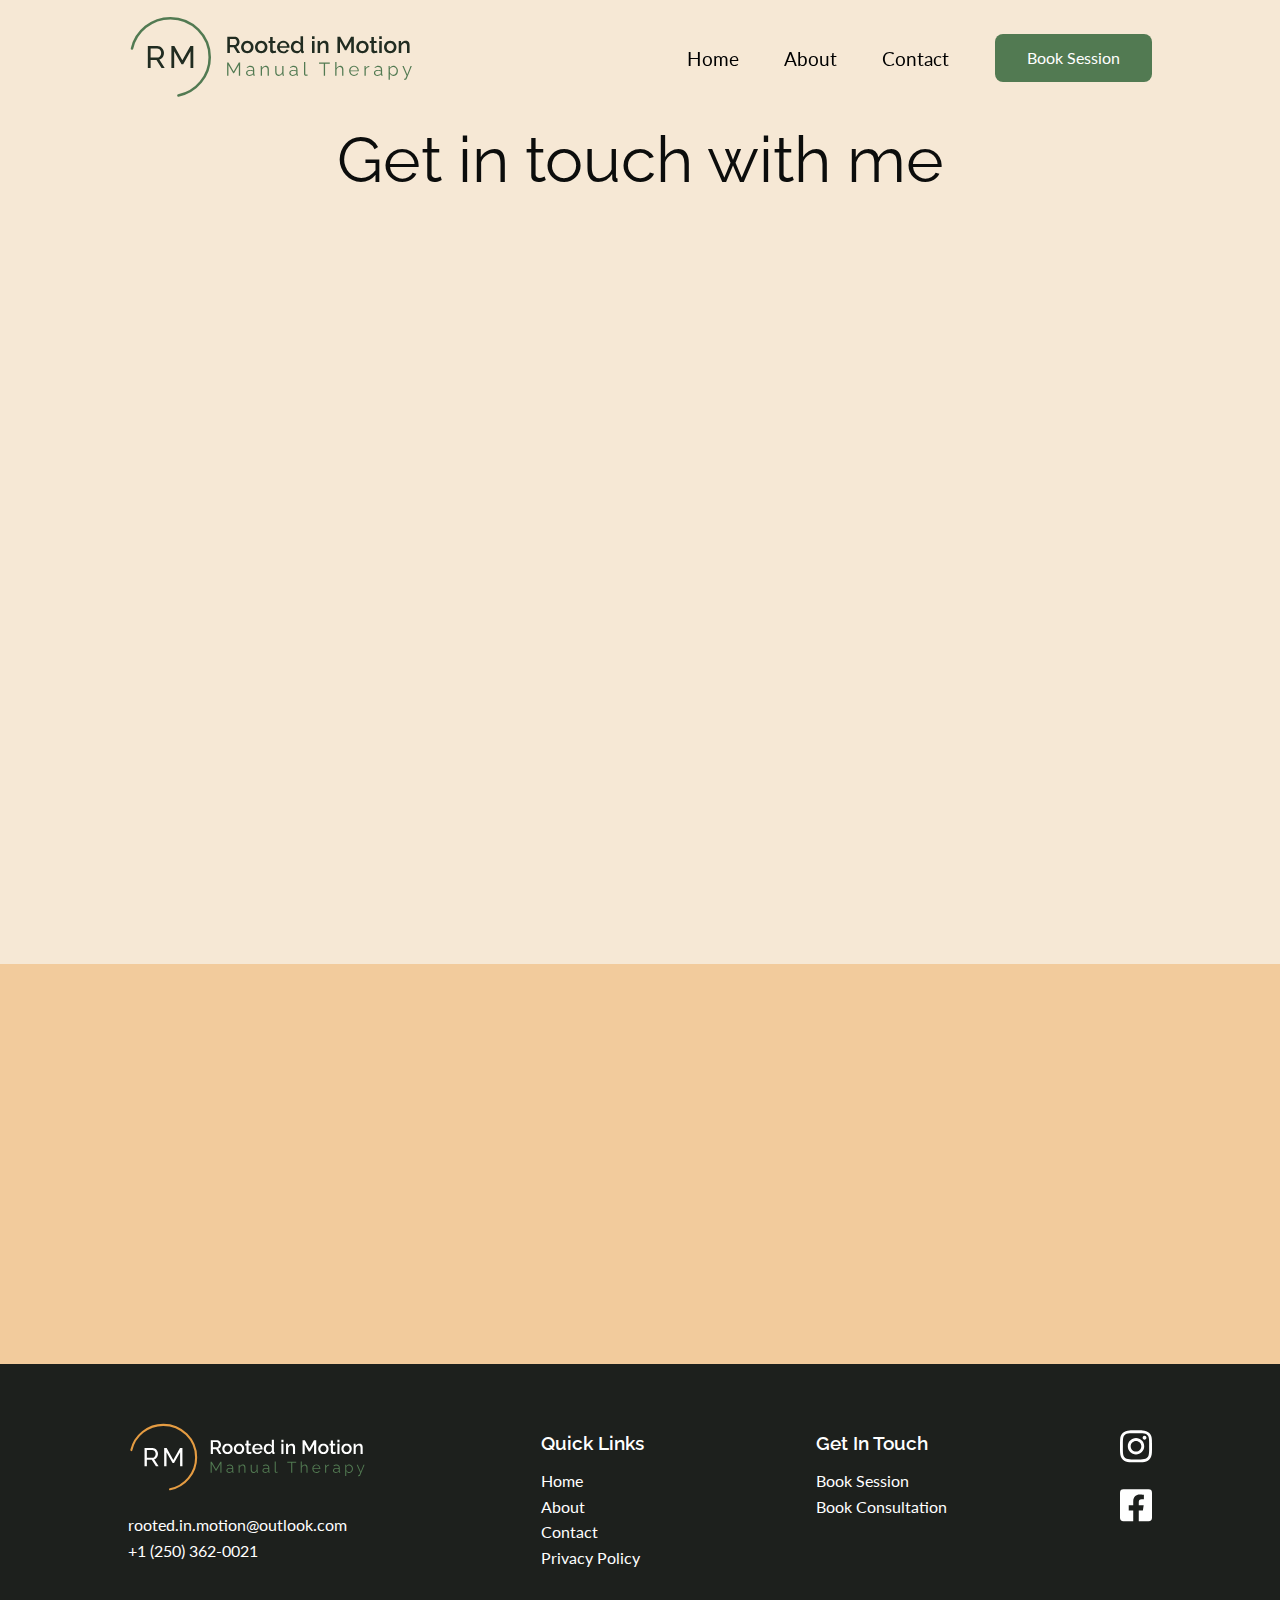
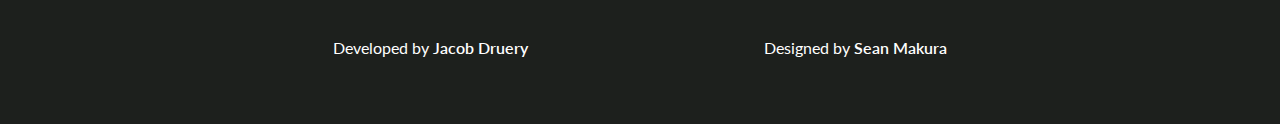
<file: pages/contact.html>
<!DOCTYPE html>
<html lang="en">

<head>

    <!-- Google tag (gtag.js) -->
    <script async src="https://www.googletagmanager.com/gtag/js?id=G-CYH6CX6YZS"></script>
    <script>
        window.dataLayer = window.dataLayer || [];
        function gtag() { dataLayer.push(arguments); }
        gtag('js', new Date());
        gtag('config', 'G-CYH6CX6YZS');
    </script>
    
    <meta charset="UTF-8">
    <meta http-equiv="X-UA-Compatible" content="IE=edge">
    <meta name="viewport" content="width=device-width, initial-scale=1.0">
    <meta name="author" content="Jacob Druery">
    <meta name="description" content="Rooted in Motion Manual Therapy is an Osteopathy-focused manual therapy practice, 
        operated by Michelle Coish at Madhu Wellness Collective in Rossland, BC.">

    <link rel="stylesheet" type="text/css" href="/css/main.css">
    <link rel="stylesheet" type="text/css" href="/css/contact.css">

    <!-- Fonts -->
    <link rel="preconnect" href="https://fonts.googleapis.com">
    <link rel="preconnect" href="https://fonts.gstatic.com" crossorigin>
    <link href="https://fonts.googleapis.com/css2?family=Lato:wght@300;400&family=Raleway:wght@300;400&display=swap"
        rel="stylesheet" media="print"
        onload="this.media='all'">

    <!-- Favicon -->
    <link rel="shortcut icon" type="image/png" href="/assets/icons/favicon-32x32.png" />

    <title>Rooted In Motion Manual Therapy | Contact </title>
</head>

<body>
    <header>
        <a href="/">
            <div class="navbar__logo">
                <h1>
                    <svg aria-labelledby="rooted-in-motion-logo" viewBox="0 0 570 163" fill="none"
                        xmlns="http://www.w3.org/2000/svg">
                        <title id="rooted-in-motion-logo">Rooted In Motion Manual Therapy</title>
                        <!-- rooted in motion -->
                        <path id="navbar__logo-path-1"
                            d="M196.606 73.3701V40.8865H210.743C212.207 40.8865 213.55 41.1915 214.77 41.8015C215.99 42.4116 217.042 43.2198 217.926 44.2264C218.841 45.2329 219.543 46.3614 220.031 47.612C220.549 48.8625 220.809 50.1436 220.809 51.4551C220.809 52.8887 220.549 54.2612 220.031 55.5728C219.512 56.8843 218.765 58.0128 217.789 58.9584C216.844 59.9039 215.73 60.5902 214.449 61.0172L222.09 73.3701H216.325L209.279 62.0695H201.73V73.3701H196.606ZM201.73 57.5401H210.698C211.643 57.5401 212.482 57.2656 213.214 56.7165C213.946 56.1675 214.526 55.4355 214.953 54.5205C215.38 53.5749 215.593 52.5532 215.593 51.4551C215.593 50.3266 215.349 49.32 214.861 48.4355C214.373 47.5205 213.733 46.7885 212.939 46.2394C212.177 45.6904 211.338 45.4159 210.423 45.4159H201.73V57.5401ZM236.206 73.8276C234.315 73.8276 232.622 73.5074 231.127 72.8668C229.633 72.1958 228.336 71.2808 227.238 70.1218C226.171 68.9627 225.347 67.6512 224.768 66.1871C224.188 64.6926 223.898 63.1065 223.898 61.429C223.898 59.7514 224.188 58.1653 224.768 56.6708C225.347 55.1762 226.171 53.8647 227.238 52.7362C228.336 51.5771 229.633 50.6773 231.127 50.0368C232.652 49.3658 234.345 49.0303 236.206 49.0303C238.066 49.0303 239.744 49.3658 241.238 50.0368C242.763 50.6773 244.06 51.5771 245.127 52.7362C246.225 53.8647 247.064 55.1762 247.643 56.6708C248.223 58.1653 248.513 59.7514 248.513 61.429C248.513 63.1065 248.223 64.6926 247.643 66.1871C247.064 67.6512 246.225 68.9627 245.127 70.1218C244.06 71.2808 242.763 72.1958 241.238 72.8668C239.744 73.5074 238.066 73.8276 236.206 73.8276ZM229.068 61.4747C229.068 62.9998 229.389 64.3723 230.029 65.5923C230.67 66.8124 231.524 67.7732 232.591 68.4747C233.659 69.1762 234.864 69.527 236.206 69.527C237.517 69.527 238.707 69.1762 239.774 68.4747C240.872 67.7427 241.742 66.7666 242.382 65.5466C243.023 64.2961 243.343 62.9235 243.343 61.429C243.343 59.9039 243.023 58.5314 242.382 57.3113C241.742 56.0913 240.872 55.1305 239.774 54.429C238.707 53.6969 237.517 53.3309 236.206 53.3309C234.864 53.3309 233.659 53.6969 232.591 54.429C231.524 55.161 230.67 56.137 230.029 57.3571C229.389 58.5466 229.068 59.9192 229.068 61.4747ZM263.728 73.8276C261.837 73.8276 260.144 73.5074 258.65 72.8668C257.155 72.1958 255.859 71.2808 254.761 70.1218C253.693 68.9627 252.87 67.6512 252.29 66.1871C251.711 64.6926 251.421 63.1065 251.421 61.429C251.421 59.7514 251.711 58.1653 252.29 56.6708C252.87 55.1762 253.693 53.8647 254.761 52.7362C255.859 51.5771 257.155 50.6773 258.65 50.0368C260.175 49.3658 261.867 49.0303 263.728 49.0303C265.589 49.0303 267.266 49.3658 268.761 50.0368C270.286 50.6773 271.582 51.5771 272.65 52.7362C273.748 53.8647 274.586 55.1762 275.166 56.6708C275.745 58.1653 276.035 59.7514 276.035 61.429C276.035 63.1065 275.745 64.6926 275.166 66.1871C274.586 67.6512 273.748 68.9627 272.65 70.1218C271.582 71.2808 270.286 72.1958 268.761 72.8668C267.266 73.5074 265.589 73.8276 263.728 73.8276ZM256.591 61.4747C256.591 62.9998 256.911 64.3723 257.552 65.5923C258.192 66.8124 259.046 67.7732 260.114 68.4747C261.181 69.1762 262.386 69.527 263.728 69.527C265.04 69.527 266.229 69.1762 267.297 68.4747C268.395 67.7427 269.264 66.7666 269.904 65.5466C270.545 64.2961 270.865 62.9235 270.865 61.429C270.865 59.9039 270.545 58.5314 269.904 57.3113C269.264 56.0913 268.395 55.1305 267.297 54.429C266.229 53.6969 265.04 53.3309 263.728 53.3309C262.386 53.3309 261.181 53.6969 260.114 54.429C259.046 55.161 258.192 56.137 257.552 57.3571C256.911 58.5466 256.591 59.9192 256.591 61.4747ZM293.455 72.1348C293.028 72.3483 292.494 72.5771 291.854 72.8211C291.213 73.0651 290.481 73.2786 289.658 73.4616C288.865 73.6446 288.041 73.7361 287.187 73.7361C286.15 73.7361 285.189 73.5531 284.305 73.1871C283.42 72.8211 282.703 72.2416 282.154 71.4486C281.636 70.625 281.377 69.5727 281.377 68.2917V53.3309H278.22V49.442H281.377V41.5728H286.409V49.442H291.625V53.3309H286.409V66.6904C286.47 67.5139 286.73 68.1239 287.187 68.5205C287.675 68.917 288.27 69.1152 288.971 69.1152C289.673 69.1152 290.344 68.9932 290.985 68.7492C291.625 68.5052 292.098 68.3069 292.403 68.1544L293.455 72.1348ZM307.471 73.8276C305.611 73.8276 303.918 73.5074 302.393 72.8668C300.898 72.1958 299.602 71.296 298.504 70.1675C297.406 69.0085 296.552 67.6969 295.942 66.2329C295.362 64.7383 295.072 63.1523 295.072 61.4747C295.072 59.2176 295.591 57.1588 296.628 55.2982C297.665 53.4072 299.114 51.8974 300.974 50.7688C302.835 49.6098 305.016 49.0303 307.517 49.0303C310.018 49.0303 312.168 49.6098 313.968 50.7688C315.798 51.8974 317.216 53.3919 318.223 55.2525C319.229 57.1131 319.733 59.1109 319.733 61.2459C319.733 61.612 319.717 61.9627 319.687 62.2982C319.656 62.6032 319.626 62.8625 319.595 63.076H300.425C300.517 64.4791 300.898 65.7144 301.569 66.7819C302.271 67.8189 303.155 68.6425 304.223 69.2525C305.29 69.832 306.434 70.1218 307.654 70.1218C308.996 70.1218 310.262 69.7862 311.452 69.1152C312.672 68.4442 313.495 67.5597 313.922 66.4616L318.223 67.6969C317.704 68.856 316.911 69.9082 315.844 70.8538C314.807 71.7688 313.571 72.5008 312.138 73.0499C310.704 73.5684 309.149 73.8276 307.471 73.8276ZM300.288 59.7361H314.746C314.654 58.3636 314.258 57.1588 313.556 56.1218C312.885 55.0542 312.016 54.2307 310.948 53.6512C309.911 53.0412 308.752 52.7362 307.471 52.7362C306.221 52.7362 305.062 53.0412 303.994 53.6512C302.957 54.2307 302.103 55.0542 301.432 56.1218C300.761 57.1588 300.38 58.3636 300.288 59.7361ZM322.328 61.429C322.328 59.1414 322.785 57.0673 323.7 55.2067C324.646 53.3157 325.927 51.8211 327.544 50.7231C329.16 49.5945 331.021 49.0303 333.125 49.0303C334.955 49.0303 336.602 49.503 338.066 50.4486C339.561 51.3941 340.72 52.5684 341.544 53.9714V39.9715H346.576V67.6969C346.576 68.2764 346.683 68.6882 346.897 68.9322C347.11 69.1762 347.461 69.3135 347.949 69.344V73.3701C347.003 73.5226 346.271 73.5989 345.753 73.5989C344.807 73.5989 343.999 73.3244 343.328 72.7753C342.687 72.2263 342.352 71.5706 342.321 70.808L342.276 69.0237C341.361 70.5488 340.125 71.7383 338.57 72.5923C337.014 73.4159 335.398 73.8276 333.72 73.8276C332.073 73.8276 330.548 73.5074 329.145 72.8668C327.772 72.2263 326.568 71.3265 325.531 70.1675C324.524 69.0085 323.731 67.6817 323.151 66.1871C322.602 64.6926 322.328 63.1065 322.328 61.429ZM341.544 64.7688V58.5009C341.208 57.5248 340.659 56.6555 339.897 55.893C339.164 55.1 338.326 54.4747 337.38 54.0172C336.465 53.5597 335.55 53.3309 334.635 53.3309C333.568 53.3309 332.592 53.5597 331.707 54.0172C330.853 54.4747 330.106 55.0847 329.465 55.8473C328.855 56.6098 328.382 57.4791 328.047 58.4551C327.711 59.4311 327.544 60.4529 327.544 61.5205C327.544 62.6185 327.727 63.6555 328.093 64.6316C328.459 65.5771 328.977 66.4311 329.648 67.1937C330.35 67.9257 331.143 68.5052 332.027 68.9322C332.942 69.3287 333.934 69.527 335.001 69.527C335.672 69.527 336.343 69.405 337.014 69.161C337.716 68.917 338.371 68.5815 338.981 68.1544C339.622 67.7274 340.156 67.2242 340.583 66.6446C341.04 66.0651 341.361 65.4398 341.544 64.7688ZM364.272 73.3701V49.442H369.305V73.3701H364.272ZM364.272 45.5074V39.9715H369.305V45.5074H364.272ZM396.81 73.3701H391.778V59.9649C391.778 57.7383 391.412 56.1065 390.68 55.0695C389.978 54.0325 388.926 53.5139 387.523 53.5139C386.547 53.5139 385.571 53.7579 384.595 54.246C383.649 54.734 382.795 55.405 382.033 56.259C381.27 57.0826 380.721 58.0433 380.386 59.1414V73.3701H375.353V49.442H379.928V54.246C380.538 53.1784 381.331 52.2634 382.307 51.5009C383.314 50.7078 384.442 50.0978 385.693 49.6708C386.943 49.2438 388.27 49.0303 389.673 49.0303C391.107 49.0303 392.281 49.2895 393.196 49.8081C394.142 50.3266 394.874 51.0433 395.392 51.9584C395.941 52.8429 396.307 53.8799 396.49 55.0695C396.704 56.2285 396.81 57.4638 396.81 58.7754V73.3701ZM441.91 73.3701V50.2198L432.348 67.7884H429.328L419.721 50.2198V73.3701H414.596V40.8865H420.087L430.838 60.7427L441.59 40.8865H447.08V73.3701H441.91ZM464.115 73.8276C462.223 73.8276 460.531 73.5074 459.036 72.8668C457.542 72.1958 456.245 71.2808 455.147 70.1218C454.08 68.9627 453.256 67.6512 452.677 66.1871C452.097 64.6926 451.807 63.1065 451.807 61.429C451.807 59.7514 452.097 58.1653 452.677 56.6708C453.256 55.1762 454.08 53.8647 455.147 52.7362C456.245 51.5771 457.542 50.6773 459.036 50.0368C460.561 49.3658 462.254 49.0303 464.115 49.0303C465.975 49.0303 467.653 49.3658 469.147 50.0368C470.672 50.6773 471.969 51.5771 473.036 52.7362C474.134 53.8647 474.973 55.1762 475.552 56.6708C476.132 58.1653 476.422 59.7514 476.422 61.429C476.422 63.1065 476.132 64.6926 475.552 66.1871C474.973 67.6512 474.134 68.9627 473.036 70.1218C471.969 71.2808 470.672 72.1958 469.147 72.8668C467.653 73.5074 465.975 73.8276 464.115 73.8276ZM456.977 61.4747C456.977 62.9998 457.298 64.3723 457.938 65.5923C458.579 66.8124 459.433 67.7732 460.5 68.4747C461.568 69.1762 462.773 69.527 464.115 69.527C465.426 69.527 466.616 69.1762 467.683 68.4747C468.781 67.7427 469.65 66.7666 470.291 65.5466C470.932 64.2961 471.252 62.9235 471.252 61.429C471.252 59.9039 470.932 58.5314 470.291 57.3113C469.65 56.0913 468.781 55.1305 467.683 54.429C466.616 53.6969 465.426 53.3309 464.115 53.3309C462.773 53.3309 461.568 53.6969 460.5 54.429C459.433 55.161 458.579 56.137 457.938 57.3571C457.298 58.5466 456.977 59.9192 456.977 61.4747ZM493.842 72.1348C493.415 72.3483 492.881 72.5771 492.24 72.8211C491.6 73.0651 490.868 73.2786 490.044 73.4616C489.251 73.6446 488.428 73.7361 487.574 73.7361C486.537 73.7361 485.576 73.5531 484.691 73.1871C483.807 72.8211 483.09 72.2416 482.541 71.4486C482.022 70.625 481.763 69.5727 481.763 68.2917V53.3309H478.606V49.442H481.763V41.5728H486.796V49.442H492.012V53.3309H486.796V66.6904C486.857 67.5139 487.116 68.1239 487.574 68.5205C488.062 68.917 488.656 69.1152 489.358 69.1152C490.059 69.1152 490.731 68.9932 491.371 68.7492C492.012 68.5052 492.484 68.3069 492.789 68.1544L493.842 72.1348ZM497.327 73.3701V49.442H502.36V73.3701H497.327ZM497.327 45.5074V39.9715H502.36V45.5074H497.327ZM519.159 73.8276C517.268 73.8276 515.576 73.5074 514.081 72.8668C512.586 72.1958 511.29 71.2808 510.192 70.1218C509.125 68.9627 508.301 67.6512 507.722 66.1871C507.142 64.6926 506.852 63.1065 506.852 61.429C506.852 59.7514 507.142 58.1653 507.722 56.6708C508.301 55.1762 509.125 53.8647 510.192 52.7362C511.29 51.5771 512.586 50.6773 514.081 50.0368C515.606 49.3658 517.299 49.0303 519.159 49.0303C521.02 49.0303 522.698 49.3658 524.192 50.0368C525.717 50.6773 527.013 51.5771 528.081 52.7362C529.179 53.8647 530.018 55.1762 530.597 56.6708C531.177 58.1653 531.467 59.7514 531.467 61.429C531.467 63.1065 531.177 64.6926 530.597 66.1871C530.018 67.6512 529.179 68.9627 528.081 70.1218C527.013 71.2808 525.717 72.1958 524.192 72.8668C522.698 73.5074 521.02 73.8276 519.159 73.8276ZM512.022 61.4747C512.022 62.9998 512.342 64.3723 512.983 65.5923C513.623 66.8124 514.477 67.7732 515.545 68.4747C516.613 69.1762 517.817 69.527 519.159 69.527C520.471 69.527 521.66 69.1762 522.728 68.4747C523.826 67.7427 524.695 66.7666 525.336 65.5466C525.976 64.2961 526.297 62.9235 526.297 61.429C526.297 59.9039 525.976 58.5314 525.336 57.3113C524.695 56.0913 523.826 55.1305 522.728 54.429C521.66 53.6969 520.471 53.3309 519.159 53.3309C517.817 53.3309 516.613 53.6969 515.545 54.429C514.477 55.161 513.623 56.137 512.983 57.3571C512.342 58.5466 512.022 59.9192 512.022 61.4747ZM557.388 73.3701H552.355V59.9649C552.355 57.7383 551.989 56.1065 551.257 55.0695C550.555 54.0325 549.503 53.5139 548.1 53.5139C547.124 53.5139 546.148 53.7579 545.172 54.246C544.227 54.734 543.372 55.405 542.61 56.259C541.847 57.0826 541.298 58.0433 540.963 59.1414V73.3701H535.93V49.442H540.505V54.246C541.115 53.1784 541.908 52.2634 542.884 51.5009C543.891 50.7078 545.02 50.0978 546.27 49.6708C547.521 49.2438 548.847 49.0303 550.25 49.0303C551.684 49.0303 552.858 49.2895 553.773 49.8081C554.719 50.3266 555.451 51.0433 555.969 51.9584C556.518 52.8429 556.884 53.8799 557.067 55.0695C557.281 56.2285 557.388 57.4638 557.388 58.7754V73.3701Z"
                            fill="#212C21" />
                        <!-- manual therapy -->
                        <path id="navbar__logo-path-2" class="navbar__logo--transition1"
                            d="M219.427 118.19V96.8725L209.948 113.432H208.326L198.81 96.8725V118.19H196.228V92.0041H198.884L209.1 109.929L219.39 92.0041H222.009V118.19H219.427ZM233.703 112.658C233.703 111.453 234.047 110.42 234.735 109.56C235.424 108.675 236.37 107.998 237.575 107.531C238.805 107.039 240.218 106.794 241.817 106.794C242.751 106.794 243.722 106.867 244.73 107.015C245.738 107.162 246.636 107.384 247.423 107.679V106.056C247.423 104.433 246.943 103.142 245.984 102.183C245.025 101.224 243.697 100.745 242.001 100.745C240.968 100.745 239.948 100.942 238.94 101.335C237.956 101.704 236.924 102.257 235.842 102.995L234.883 101.224C236.137 100.364 237.366 99.7246 238.571 99.3067C239.776 98.8641 241.005 98.6428 242.259 98.6428C244.62 98.6428 246.488 99.3189 247.865 100.671C249.242 102.024 249.93 103.892 249.93 106.277V115.166C249.93 115.51 250.004 115.768 250.152 115.94C250.299 116.088 250.533 116.174 250.852 116.198V118.19C250.582 118.215 250.348 118.239 250.152 118.264C249.955 118.288 249.808 118.288 249.709 118.264C249.094 118.239 248.627 118.042 248.308 117.674C247.988 117.305 247.816 116.911 247.791 116.493L247.754 115.092C246.894 116.198 245.775 117.059 244.398 117.674C243.021 118.264 241.62 118.559 240.194 118.559C238.964 118.559 237.846 118.301 236.838 117.784C235.854 117.243 235.08 116.53 234.514 115.645C233.973 114.735 233.703 113.74 233.703 112.658ZM246.574 114.133C246.845 113.789 247.054 113.457 247.201 113.137C247.349 112.818 247.423 112.535 247.423 112.289V109.486C246.587 109.166 245.714 108.92 244.804 108.748C243.919 108.576 243.021 108.49 242.112 108.49C240.317 108.49 238.866 108.847 237.76 109.56C236.653 110.273 236.1 111.244 236.1 112.473C236.1 113.186 236.284 113.863 236.653 114.502C237.022 115.116 237.563 115.633 238.276 116.051C238.989 116.444 239.825 116.641 240.784 116.641C241.989 116.641 243.107 116.407 244.14 115.94C245.197 115.473 246.009 114.871 246.574 114.133ZM278.879 118.19H276.372V107.457C276.372 105.195 276.04 103.548 275.376 102.515C274.712 101.458 273.667 100.929 272.241 100.929C271.257 100.929 270.286 101.175 269.327 101.667C268.368 102.134 267.52 102.786 266.782 103.622C266.069 104.433 265.553 105.367 265.233 106.425V118.19H262.725V98.9747H265.012V103.327C265.528 102.392 266.205 101.581 267.041 100.893C267.877 100.18 268.823 99.6263 269.88 99.2329C270.938 98.8395 272.032 98.6428 273.163 98.6428C274.22 98.6428 275.118 98.8395 275.855 99.2329C276.593 99.6263 277.183 100.192 277.626 100.929C278.068 101.642 278.388 102.515 278.584 103.548C278.781 104.556 278.879 105.687 278.879 106.941V118.19ZM291.419 110.26V98.9747H293.927V109.818C293.927 112.006 294.296 113.641 295.034 114.723C295.796 115.805 296.915 116.346 298.39 116.346C299.374 116.346 300.32 116.137 301.23 115.719C302.164 115.276 302.988 114.662 303.701 113.875C304.414 113.063 304.955 112.129 305.324 111.072V98.9747H307.832V115.166C307.832 115.51 307.905 115.768 308.053 115.94C308.2 116.088 308.422 116.174 308.717 116.198V118.19C308.422 118.215 308.188 118.227 308.016 118.227C307.844 118.251 307.684 118.264 307.537 118.264C307.045 118.215 306.615 118.018 306.246 117.674C305.902 117.329 305.717 116.911 305.693 116.42L305.619 113.838C304.783 115.313 303.639 116.469 302.189 117.305C300.763 118.141 299.214 118.559 297.542 118.559C295.526 118.559 294.001 117.858 292.968 116.457C291.936 115.055 291.419 112.99 291.419 110.26ZM319.329 112.658C319.329 111.453 319.674 110.42 320.362 109.56C321.051 108.675 321.997 107.998 323.202 107.531C324.431 107.039 325.845 106.794 327.443 106.794C328.378 106.794 329.349 106.867 330.357 107.015C331.365 107.162 332.263 107.384 333.049 107.679V106.056C333.049 104.433 332.57 103.142 331.611 102.183C330.652 101.224 329.324 100.745 327.628 100.745C326.595 100.745 325.575 100.942 324.567 101.335C323.583 101.704 322.55 102.257 321.469 102.995L320.51 101.224C321.764 100.364 322.993 99.7246 324.198 99.3067C325.403 98.8641 326.632 98.6428 327.886 98.6428C330.246 98.6428 332.115 99.3189 333.492 100.671C334.869 102.024 335.557 103.892 335.557 106.277V115.166C335.557 115.51 335.631 115.768 335.779 115.94C335.926 116.088 336.16 116.174 336.479 116.198V118.19C336.209 118.215 335.975 118.239 335.779 118.264C335.582 118.288 335.434 118.288 335.336 118.264C334.721 118.239 334.254 118.042 333.935 117.674C333.615 117.305 333.443 116.911 333.418 116.493L333.381 115.092C332.521 116.198 331.402 117.059 330.025 117.674C328.648 118.264 327.247 118.559 325.821 118.559C324.591 118.559 323.472 118.301 322.464 117.784C321.481 117.243 320.706 116.53 320.141 115.645C319.6 114.735 319.329 113.74 319.329 112.658ZM332.201 114.133C332.472 113.789 332.681 113.457 332.828 113.137C332.976 112.818 333.049 112.535 333.049 112.289V109.486C332.213 109.166 331.341 108.92 330.431 108.748C329.546 108.576 328.648 108.49 327.738 108.49C325.944 108.49 324.493 108.847 323.386 109.56C322.28 110.273 321.727 111.244 321.727 112.473C321.727 113.186 321.911 113.863 322.28 114.502C322.649 115.116 323.19 115.633 323.903 116.051C324.616 116.444 325.452 116.641 326.411 116.641C327.615 116.641 328.734 116.407 329.767 115.94C330.824 115.473 331.636 114.871 332.201 114.133ZM348.463 91.2665H350.971V113.838C350.971 114.797 351.143 115.424 351.487 115.719C351.831 116.014 352.249 116.161 352.741 116.161C353.184 116.161 353.626 116.112 354.069 116.014C354.511 115.916 354.893 115.817 355.212 115.719L355.655 117.747C355.188 117.944 354.61 118.104 353.921 118.227C353.257 118.35 352.68 118.411 352.188 118.411C351.057 118.411 350.147 118.079 349.459 117.415C348.795 116.752 348.463 115.842 348.463 114.686V91.2665ZM399.462 94.2908H390.131V118.19H387.549V94.2908H378.218V92.0041H399.462V94.2908ZM426.398 118.19H423.89V107.457C423.89 105.294 423.509 103.671 422.747 102.589C421.984 101.483 420.89 100.929 419.464 100.929C418.53 100.929 417.596 101.175 416.661 101.667C415.752 102.134 414.94 102.786 414.227 103.622C413.539 104.433 413.047 105.367 412.752 106.425V118.19H410.244V91.2665H412.752V103.327C413.514 101.901 414.571 100.77 415.924 99.9336C417.301 99.0731 418.764 98.6428 420.313 98.6428C421.419 98.6428 422.353 98.8395 423.116 99.2329C423.902 99.6263 424.529 100.204 424.996 100.966C425.488 101.704 425.845 102.577 426.066 103.585C426.287 104.568 426.398 105.687 426.398 106.941V118.19ZM447.421 118.559C446.044 118.559 444.765 118.301 443.585 117.784C442.405 117.243 441.384 116.518 440.524 115.608C439.663 114.674 438.987 113.604 438.495 112.4C438.028 111.195 437.795 109.904 437.795 108.527C437.795 106.732 438.2 105.085 439.012 103.585C439.848 102.085 440.991 100.893 442.442 100.007C443.892 99.0977 445.54 98.6428 447.384 98.6428C449.277 98.6428 450.924 99.0977 452.326 100.007C453.752 100.917 454.871 102.122 455.682 103.622C456.494 105.097 456.899 106.72 456.899 108.49C456.899 108.687 456.899 108.884 456.899 109.08C456.899 109.252 456.887 109.388 456.862 109.486H440.413C440.536 110.863 440.917 112.092 441.557 113.174C442.22 114.231 443.069 115.08 444.101 115.719C445.159 116.334 446.302 116.641 447.531 116.641C448.785 116.641 449.965 116.321 451.072 115.682C452.203 115.043 452.99 114.207 453.432 113.174L455.608 113.764C455.215 114.674 454.613 115.498 453.801 116.235C452.99 116.973 452.031 117.551 450.924 117.969C449.843 118.362 448.675 118.559 447.421 118.559ZM440.339 107.679H454.539C454.44 106.277 454.059 105.048 453.395 103.991C452.756 102.933 451.908 102.11 450.851 101.52C449.818 100.905 448.675 100.598 447.421 100.598C446.167 100.598 445.023 100.905 443.991 101.52C442.958 102.11 442.11 102.946 441.446 104.027C440.807 105.085 440.438 106.302 440.339 107.679ZM477.734 101.188C476.062 101.237 474.587 101.704 473.308 102.589C472.054 103.474 471.169 104.691 470.653 106.24V118.19H468.145V98.9747H470.505V103.585C471.169 102.233 472.042 101.138 473.124 100.302C474.23 99.4665 475.398 98.9993 476.628 98.901C476.873 98.8764 477.082 98.8641 477.255 98.8641C477.451 98.8641 477.611 98.8764 477.734 98.901V101.188ZM486.83 112.658C486.83 111.453 487.174 110.42 487.863 109.56C488.551 108.675 489.498 107.998 490.703 107.531C491.932 107.039 493.346 106.794 494.944 106.794C495.878 106.794 496.85 106.867 497.858 107.015C498.866 107.162 499.763 107.384 500.55 107.679V106.056C500.55 104.433 500.071 103.142 499.112 102.183C498.153 101.224 496.825 100.745 495.129 100.745C494.096 100.745 493.075 100.942 492.067 101.335C491.084 101.704 490.051 102.257 488.969 102.995L488.01 101.224C489.264 100.364 490.494 99.7246 491.699 99.3067C492.903 98.8641 494.133 98.6428 495.387 98.6428C497.747 98.6428 499.616 99.3189 500.993 100.671C502.37 102.024 503.058 103.892 503.058 106.277V115.166C503.058 115.51 503.132 115.768 503.279 115.94C503.427 116.088 503.66 116.174 503.98 116.198V118.19C503.71 118.215 503.476 118.239 503.279 118.264C503.083 118.288 502.935 118.288 502.837 118.264C502.222 118.239 501.755 118.042 501.435 117.674C501.116 117.305 500.943 116.911 500.919 116.493L500.882 115.092C500.021 116.198 498.903 117.059 497.526 117.674C496.149 118.264 494.747 118.559 493.321 118.559C492.092 118.559 490.973 118.301 489.965 117.784C488.982 117.243 488.207 116.53 487.642 115.645C487.101 114.735 486.83 113.74 486.83 112.658ZM499.702 114.133C499.972 113.789 500.181 113.457 500.329 113.137C500.476 112.818 500.55 112.535 500.55 112.289V109.486C499.714 109.166 498.841 108.92 497.931 108.748C497.046 108.576 496.149 108.49 495.239 108.49C493.444 108.49 491.994 108.847 490.887 109.56C489.781 110.273 489.227 111.244 489.227 112.473C489.227 113.186 489.412 113.863 489.781 114.502C490.15 115.116 490.69 115.633 491.403 116.051C492.117 116.444 492.953 116.641 493.911 116.641C495.116 116.641 496.235 116.407 497.268 115.94C498.325 115.473 499.136 114.871 499.702 114.133ZM525.663 118.559C524.065 118.559 522.627 118.141 521.348 117.305C520.094 116.469 519.099 115.436 518.361 114.207V126.046H515.853V98.9747H518.103V102.7C518.865 101.495 519.885 100.524 521.164 99.7861C522.442 99.0239 523.807 98.6428 525.258 98.6428C526.585 98.6428 527.803 98.9255 528.909 99.4911C530.015 100.032 530.974 100.77 531.786 101.704C532.597 102.638 533.224 103.708 533.667 104.913C534.134 106.093 534.367 107.322 534.367 108.601C534.367 110.396 533.999 112.055 533.261 113.58C532.548 115.08 531.54 116.284 530.237 117.194C528.934 118.104 527.409 118.559 525.663 118.559ZM524.963 116.346C526.02 116.346 526.967 116.137 527.803 115.719C528.639 115.276 529.352 114.686 529.942 113.949C530.556 113.211 531.024 112.387 531.343 111.478C531.663 110.543 531.823 109.584 531.823 108.601C531.823 107.568 531.638 106.585 531.269 105.65C530.925 104.716 530.421 103.892 529.757 103.179C529.093 102.466 528.331 101.901 527.471 101.483C526.61 101.065 525.676 100.856 524.668 100.856C524.028 100.856 523.365 100.979 522.676 101.224C521.988 101.47 521.324 101.827 520.684 102.294C520.07 102.737 519.553 103.241 519.135 103.806C518.717 104.372 518.459 104.974 518.361 105.613V111.514C518.754 112.424 519.283 113.248 519.947 113.985C520.611 114.698 521.373 115.276 522.233 115.719C523.119 116.137 524.028 116.346 524.963 116.346ZM546.45 124.091C546.794 124.116 547.126 124.128 547.446 124.128C547.766 124.152 547.999 124.14 548.147 124.091C548.442 124.042 548.725 123.87 548.995 123.575C549.265 123.28 549.585 122.714 549.954 121.878C550.323 121.042 550.839 119.813 551.503 118.19L543.131 98.9747H545.786L552.831 115.608L559.322 98.9747H561.83L551.872 123.759C551.7 124.226 551.441 124.656 551.097 125.05C550.753 125.468 550.323 125.788 549.806 126.009C549.315 126.255 548.7 126.39 547.962 126.414C547.741 126.439 547.507 126.439 547.262 126.414C547.04 126.414 546.77 126.39 546.45 126.341V124.091Z"
                            fill="#527A52" />
                        <!-- logo circle -->
                        <path id="navbar__logo-path-3" class="navbar__logo--transition2"
                            d="M7.9082 64.3479C15.836 29.9886 46.8372 4.35742 83.8689 4.35742C126.904 4.35742 161.787 38.9734 161.787 81.6657C161.787 118.947 135.184 150.068 99.7907 157.361"
                            stroke="#527A52" stroke-width="5.00229" stroke-miterlimit="10" stroke-linecap="round" />
                        <!-- logo rm -->
                        <path id="navbar__logo-path-4"
                            d="M39.237 103V59.2554H57.9671C59.8976 59.2554 61.6638 59.6661 63.2658 60.4876C64.8677 61.2681 66.2642 62.336 67.4554 63.6915C68.6465 65.0059 69.5707 66.5051 70.2279 68.1892C70.8851 69.8321 71.2137 71.5162 71.2137 73.2413C71.2137 75.254 70.8235 77.164 70.0431 78.9713C69.3037 80.7786 68.2358 82.3189 66.8393 83.5922C65.4838 84.8655 63.8819 85.7486 62.0335 86.2415L72.6308 103H66.3464L56.3652 87.2889H44.7821V103H39.237ZM44.7821 82.3599H58.0287C59.5485 82.3599 60.8629 81.9492 61.9719 81.1277C63.122 80.2651 64.0051 79.1356 64.6212 77.739C65.2784 76.3425 65.607 74.8433 65.607 73.2413C65.607 71.5984 65.2373 70.0991 64.498 68.7437C63.7587 67.3471 62.7934 66.2381 61.6022 65.4166C60.4111 64.5951 59.0967 64.1844 57.6591 64.1844H44.7821V82.3599ZM123.721 103V69.6062L109.304 95.2985H105.915L91.4365 69.6062V103H85.8914V59.2554H91.7445L107.579 87.6586L123.475 59.2554H129.266V103H123.721Z"
                            fill="#212C21" />
                    </svg>
                </h1>

            </div>
        </a>
        <input type="checkbox" id="navCheckbox" class="navbar__checkbox">
        <label for="navCheckbox" class="navbar__hamburger" id="navHamburger">
            <svg xmlns="http://www.w3.org/2000/svg" viewBox="0 0 448 512">
                <path
                    d="M16 132h416c8.837 0 16-7.163 16-16V76c0-8.837-7.163-16-16-16H16C7.163 60 0 67.163 0 76v40c0 8.837 7.163 16 16 16zm0 160h416c8.837 0 16-7.163 16-16v-40c0-8.837-7.163-16-16-16H16c-8.837 0-16 7.163-16 16v40c0 8.837 7.163 16 16 16zm0 160h416c8.837 0 16-7.163 16-16v-40c0-8.837-7.163-16-16-16H16c-8.837 0-16 7.163-16 16v40c0 8.837 7.163 16 16 16z" />
            </svg>
        </label>
        <nav>
            <div class="navbar__link-group">
                <a href="/" class="navbar__links">Home</a>
                <hr class="navbar__linebreak">
                <a href="/pages/about.html" class="navbar__links">About</a>
                <hr class="navbar__linebreak">
                <a href="/pages/contact.html" class="navbar__links">Contact</a>
            </div>
            <a class="btn btn--primary" href="https://madhucollective.janeapp.com/#/staff_member/42">Book Session</a>
        </nav>

    </header>

    <main>
        <section class="info">
            <h2 class="info__title">Get in touch with me</h2>
            <div class="info__grid--container">
                <div class="info__grid fade-in">
                    <div class="info__item">
                        <svg viewBox="0 0 25 25" fill="none" xmlns="http://www.w3.org/2000/svg">
                            <path fill-rule="evenodd" clip-rule="evenodd"
                                d="M5.20801 9.65104C5.20801 5.61979 8.46842 2.35938 12.4997 2.35938C16.5309 2.35938 19.7913 5.61979 19.7913 9.65104C19.7913 13.9948 15.1872 19.9844 13.3018 22.2656C12.8851 22.7656 12.1247 22.7656 11.708 22.2656C9.81217 19.9844 5.20801 13.9948 5.20801 9.65104ZM9.89551 9.65104C9.89551 11.0885 11.0622 12.2552 12.4997 12.2552C13.9372 12.2552 15.1038 11.0885 15.1038 9.65104C15.1038 8.21354 13.9372 7.04688 12.4997 7.04688C11.0622 7.04688 9.89551 8.21354 9.89551 9.65104Z"
                                fill="#E59C42" />
                        </svg>
                        <h3>Location</h3>
                        <p>Madhu Wellness Collective</p>
                        <p>2070 Washington St</p>
                        <p>Rossland, BC</p>
                        <p>V0G 1Y0</p>
                    </div>
                    <div class="info__item">
                        <svg viewBox="0 0 25 25" fill="none" xmlns="http://www.w3.org/2000/svg">
                            <path
                                d="M20.0224 15.9042L17.3765 15.6021C16.7411 15.5292 16.1161 15.748 15.6682 16.1959L13.7515 18.1125C10.8036 16.6125 8.38697 14.2063 6.88696 11.248L8.81405 9.32088C9.26197 8.87297 9.48071 8.24797 9.4078 7.61255L9.10571 4.98755C8.98071 3.93547 8.0953 3.1438 7.0328 3.1438H5.23071C4.05363 3.1438 3.07446 4.12297 3.14738 5.30005C3.69946 14.1959 10.814 21.3 19.6995 21.8521C20.8765 21.925 21.8557 20.9459 21.8557 19.7688V17.9667C21.8661 16.9146 21.0745 16.0292 20.0224 15.9042Z"
                                fill="#E59C42" />
                        </svg>
                        <h3>Phone</h3>
                        <p>+1(250) 362-0021</p>
                    </div>
                    <div class="info__item">
                        <svg viewBox="0 0 25 25" fill="none" xmlns="http://www.w3.org/2000/svg">
                            <path fill-rule="evenodd" clip-rule="evenodd"
                                d="M4.16634 4.16675H20.833C21.9788 4.16675 22.9163 5.10425 22.9163 6.25008V18.7501C22.9163 19.8959 21.9788 20.8334 20.833 20.8334H4.16634C3.02051 20.8334 2.08301 19.8959 2.08301 18.7501L2.09342 6.25008C2.09342 5.10425 3.02051 4.16675 4.16634 4.16675ZM13.0518 13.198L20.4163 8.59383C20.6768 8.42717 20.833 8.14592 20.833 7.84383C20.833 7.14592 20.0726 6.72925 19.4788 7.09383L12.4997 11.4584L5.52051 7.09383C4.92676 6.72925 4.16634 7.14592 4.16634 7.84383C4.16634 8.14592 4.32259 8.42717 4.58301 8.59383L11.9476 13.198C12.2809 13.4063 12.7184 13.4063 13.0518 13.198Z"
                                fill="#E59C42" />
                        </svg>

                        <h3>E-mail</h3>
                        <p>rooted.in.motion@outlook.com</p>
                    </div>
                    <div class="info__item">
                        <svg viewBox="0 0 25 25" fill="none" xmlns="http://www.w3.org/2000/svg">
                            <path fill-rule="evenodd" clip-rule="evenodd"
                                d="M7.46889 4.04246L4.27097 6.70913C3.83347 7.07371 3.17722 7.02163 2.81264 6.57371C2.43764 6.13621 2.50014 5.47996 2.93764 5.10496L6.14597 2.4383C6.58347 2.07371 7.23972 2.1258 7.6043 2.57371C7.9793 3.01121 7.9168 3.66746 7.46889 4.04246ZM22.0626 5.10496L18.8543 2.4383C18.4168 2.07371 17.7606 2.1258 17.3856 2.57371C17.021 3.01121 17.0835 3.66746 17.521 4.04246L20.7189 6.70913C21.1564 7.07371 21.8126 7.02163 22.1876 6.57371C22.5626 6.13621 22.5001 5.47996 22.0626 5.10496ZM16.5314 15.7716L13.021 13.6883V8.96955C13.021 8.55288 12.6876 8.21955 12.271 8.21955H12.2085C11.7918 8.21955 11.4585 8.55288 11.4585 8.96955V13.8862C11.4585 14.2508 11.646 14.5945 11.9689 14.782L15.771 17.0633C16.1251 17.2716 16.5835 17.1675 16.7918 16.8133C17.0106 16.4487 16.896 15.98 16.5314 15.7716ZM12.5001 4.05288C7.32306 4.05288 3.12514 8.2508 3.12514 13.4279C3.12514 18.605 7.32306 22.8029 12.5001 22.8029C17.6772 22.8029 21.8751 18.605 21.8751 13.4279C21.8751 8.2508 17.6772 4.05288 12.5001 4.05288ZM5.20847 13.4279C5.20847 17.4487 8.47931 20.7195 12.5001 20.7195C16.521 20.7195 19.7918 17.4487 19.7918 13.4279C19.7918 9.40705 16.521 6.13621 12.5001 6.13621C8.47931 6.13621 5.20847 9.40705 5.20847 13.4279Z"
                                fill="#E59C42" />
                        </svg>
                        <h3>Hours</h3>
                        <p>Wednesday : 2 PM - 7 PM</p>
                        <p>Saturday : 10:30 AM - 3:30 PM</p>
                    </div>
                </div>
            </div>
        </section>
        <section class="form fade-in">
            <form action="https://getform.io/f/ce024891-ecba-493c-a211-5a74cd48f845" method="POST" name="contactForm"
                id="contactForm">
                <div class="form__item">
                    <label for="contactFormName">Full Name<span>*</span></label>
                    <input type="text" name="name" id="contactFormName" autocomplete="name" required>
                </div>
                <div class="form__item">
                    <label for="contactFormEmail">Email Address<span>*</span></label>
                    <input type="text" name="email" id="contactFormEmail" autocomplete="email" required>
                </div>
                <div class="form__item">
                    <label for="contactFormPhone">Phone Number<span>*</span></label>
                    <input type="text" name="phone" id="contactFormPhone" autocomplete="tel" required>
                </div>
                <div class="form__item">
                    <label for="contactFormSubject">Subject<span>*</span></label>
                    <input type="text" name="subject" id="contactFormSubject" autocomplete="off" required>
                </div>
                <div class="form__item">
                    <label for="contactFormMessage">Message</label>
                    <textarea name="message" id="contactFormMessage" maxlength="500"></textarea>
                </div>
                <button class="btn btn--primary" type="submit" id="contactFormSubmit">Get in touch</button>
            </form>
        </section>
        <section class="map">
            <iframe frameborder="0" style="border:0" loading="lazy"
                src="https://www.google.com/maps/embed/v1/place?key=AIzaSyDjohjZA0cglI5vLCl1uhgEzDBVJWiK0B0&q=Madhu+Wellness+Collective,Rossland,BC"
                allowfullscreen>
            </iframe>
        </section>
        <div id="modal" class="modal__background hide">
            <div class="modal__popup">
                <button id="modalClose">
                    <div class="modal__close"></div>
                </button>
                <h2 class="hide" id="modalTitle"></h2>
                <p class="hide" id="modalContent"></p>
            </div>
        </div>
    </main>

    <footer>
        <div class="footer__container">
            <div class="footer__hero">
                <svg class="footer__logo" viewBox="0 0 570 163" fill="none" xmlns="http://www.w3.org/2000/svg">
                    <path
                        d="M196.606 73.3701V40.8865H210.743C212.207 40.8865 213.55 41.1915 214.77 41.8015C215.99 42.4116 217.042 43.2198 217.926 44.2264C218.841 45.2329 219.543 46.3614 220.031 47.612C220.549 48.8625 220.809 50.1436 220.809 51.4551C220.809 52.8887 220.549 54.2612 220.031 55.5728C219.512 56.8843 218.765 58.0128 217.789 58.9584C216.844 59.9039 215.73 60.5902 214.449 61.0172L222.09 73.3701H216.325L209.279 62.0695H201.73V73.3701H196.606ZM201.73 57.5401H210.698C211.643 57.5401 212.482 57.2656 213.214 56.7165C213.946 56.1675 214.526 55.4355 214.953 54.5205C215.38 53.5749 215.593 52.5532 215.593 51.4551C215.593 50.3266 215.349 49.32 214.861 48.4355C214.373 47.5205 213.733 46.7885 212.939 46.2394C212.177 45.6904 211.338 45.4159 210.423 45.4159H201.73V57.5401ZM236.206 73.8276C234.315 73.8276 232.622 73.5074 231.127 72.8668C229.633 72.1958 228.336 71.2808 227.238 70.1218C226.171 68.9627 225.347 67.6512 224.768 66.1871C224.188 64.6926 223.898 63.1065 223.898 61.429C223.898 59.7514 224.188 58.1653 224.768 56.6708C225.347 55.1762 226.171 53.8647 227.238 52.7362C228.336 51.5771 229.633 50.6773 231.127 50.0368C232.652 49.3658 234.345 49.0303 236.206 49.0303C238.066 49.0303 239.744 49.3658 241.238 50.0368C242.763 50.6773 244.06 51.5771 245.127 52.7362C246.225 53.8647 247.064 55.1762 247.643 56.6708C248.223 58.1653 248.513 59.7514 248.513 61.429C248.513 63.1065 248.223 64.6926 247.643 66.1871C247.064 67.6512 246.225 68.9627 245.127 70.1218C244.06 71.2808 242.763 72.1958 241.238 72.8668C239.744 73.5074 238.066 73.8276 236.206 73.8276ZM229.068 61.4747C229.068 62.9998 229.389 64.3723 230.029 65.5923C230.67 66.8124 231.524 67.7732 232.591 68.4747C233.659 69.1762 234.864 69.527 236.206 69.527C237.517 69.527 238.707 69.1762 239.774 68.4747C240.872 67.7427 241.742 66.7666 242.382 65.5466C243.023 64.2961 243.343 62.9235 243.343 61.429C243.343 59.9039 243.023 58.5314 242.382 57.3113C241.742 56.0913 240.872 55.1305 239.774 54.429C238.707 53.6969 237.517 53.3309 236.206 53.3309C234.864 53.3309 233.659 53.6969 232.591 54.429C231.524 55.161 230.67 56.137 230.029 57.3571C229.389 58.5466 229.068 59.9192 229.068 61.4747ZM263.728 73.8276C261.837 73.8276 260.144 73.5074 258.65 72.8668C257.155 72.1958 255.859 71.2808 254.761 70.1218C253.693 68.9627 252.87 67.6512 252.29 66.1871C251.711 64.6926 251.421 63.1065 251.421 61.429C251.421 59.7514 251.711 58.1653 252.29 56.6708C252.87 55.1762 253.693 53.8647 254.761 52.7362C255.859 51.5771 257.155 50.6773 258.65 50.0368C260.175 49.3658 261.867 49.0303 263.728 49.0303C265.589 49.0303 267.266 49.3658 268.761 50.0368C270.286 50.6773 271.582 51.5771 272.65 52.7362C273.748 53.8647 274.586 55.1762 275.166 56.6708C275.745 58.1653 276.035 59.7514 276.035 61.429C276.035 63.1065 275.745 64.6926 275.166 66.1871C274.586 67.6512 273.748 68.9627 272.65 70.1218C271.582 71.2808 270.286 72.1958 268.761 72.8668C267.266 73.5074 265.589 73.8276 263.728 73.8276ZM256.591 61.4747C256.591 62.9998 256.911 64.3723 257.552 65.5923C258.192 66.8124 259.046 67.7732 260.114 68.4747C261.181 69.1762 262.386 69.527 263.728 69.527C265.04 69.527 266.229 69.1762 267.297 68.4747C268.395 67.7427 269.264 66.7666 269.904 65.5466C270.545 64.2961 270.865 62.9235 270.865 61.429C270.865 59.9039 270.545 58.5314 269.904 57.3113C269.264 56.0913 268.395 55.1305 267.297 54.429C266.229 53.6969 265.04 53.3309 263.728 53.3309C262.386 53.3309 261.181 53.6969 260.114 54.429C259.046 55.161 258.192 56.137 257.552 57.3571C256.911 58.5466 256.591 59.9192 256.591 61.4747ZM293.455 72.1348C293.028 72.3483 292.494 72.5771 291.854 72.8211C291.213 73.0651 290.481 73.2786 289.658 73.4616C288.865 73.6446 288.041 73.7361 287.187 73.7361C286.15 73.7361 285.189 73.5531 284.305 73.1871C283.42 72.8211 282.703 72.2416 282.154 71.4486C281.636 70.625 281.377 69.5727 281.377 68.2917V53.3309H278.22V49.442H281.377V41.5728H286.409V49.442H291.625V53.3309H286.409V66.6904C286.47 67.5139 286.73 68.1239 287.187 68.5205C287.675 68.917 288.27 69.1152 288.971 69.1152C289.673 69.1152 290.344 68.9932 290.985 68.7492C291.625 68.5052 292.098 68.3069 292.403 68.1544L293.455 72.1348ZM307.471 73.8276C305.611 73.8276 303.918 73.5074 302.393 72.8668C300.898 72.1958 299.602 71.296 298.504 70.1675C297.406 69.0085 296.552 67.6969 295.942 66.2329C295.362 64.7383 295.072 63.1523 295.072 61.4747C295.072 59.2176 295.591 57.1588 296.628 55.2982C297.665 53.4072 299.114 51.8974 300.974 50.7688C302.835 49.6098 305.016 49.0303 307.517 49.0303C310.018 49.0303 312.168 49.6098 313.968 50.7688C315.798 51.8974 317.216 53.3919 318.223 55.2525C319.229 57.1131 319.733 59.1109 319.733 61.2459C319.733 61.612 319.717 61.9627 319.687 62.2982C319.656 62.6032 319.626 62.8625 319.595 63.076H300.425C300.517 64.4791 300.898 65.7144 301.569 66.7819C302.271 67.8189 303.155 68.6425 304.223 69.2525C305.29 69.832 306.434 70.1218 307.654 70.1218C308.996 70.1218 310.262 69.7862 311.452 69.1152C312.672 68.4442 313.495 67.5597 313.922 66.4616L318.223 67.6969C317.704 68.856 316.911 69.9082 315.844 70.8538C314.807 71.7688 313.571 72.5008 312.138 73.0499C310.704 73.5684 309.149 73.8276 307.471 73.8276ZM300.288 59.7361H314.746C314.654 58.3636 314.258 57.1588 313.556 56.1218C312.885 55.0542 312.016 54.2307 310.948 53.6512C309.911 53.0412 308.752 52.7362 307.471 52.7362C306.221 52.7362 305.062 53.0412 303.994 53.6512C302.957 54.2307 302.103 55.0542 301.432 56.1218C300.761 57.1588 300.38 58.3636 300.288 59.7361ZM322.328 61.429C322.328 59.1414 322.785 57.0673 323.7 55.2067C324.646 53.3157 325.927 51.8211 327.544 50.7231C329.16 49.5945 331.021 49.0303 333.125 49.0303C334.955 49.0303 336.602 49.503 338.066 50.4486C339.561 51.3941 340.72 52.5684 341.544 53.9714V39.9715H346.576V67.6969C346.576 68.2764 346.683 68.6882 346.897 68.9322C347.11 69.1762 347.461 69.3135 347.949 69.344V73.3701C347.003 73.5226 346.271 73.5989 345.753 73.5989C344.807 73.5989 343.999 73.3244 343.328 72.7753C342.687 72.2263 342.352 71.5706 342.321 70.808L342.276 69.0237C341.361 70.5488 340.125 71.7383 338.57 72.5923C337.014 73.4159 335.398 73.8276 333.72 73.8276C332.073 73.8276 330.548 73.5074 329.145 72.8668C327.772 72.2263 326.568 71.3265 325.531 70.1675C324.524 69.0085 323.731 67.6817 323.151 66.1871C322.602 64.6926 322.328 63.1065 322.328 61.429ZM341.544 64.7688V58.5009C341.208 57.5248 340.659 56.6555 339.897 55.893C339.164 55.1 338.326 54.4747 337.38 54.0172C336.465 53.5597 335.55 53.3309 334.635 53.3309C333.568 53.3309 332.592 53.5597 331.707 54.0172C330.853 54.4747 330.106 55.0847 329.465 55.8473C328.855 56.6098 328.382 57.4791 328.047 58.4551C327.711 59.4311 327.544 60.4529 327.544 61.5205C327.544 62.6185 327.727 63.6555 328.093 64.6316C328.459 65.5771 328.977 66.4311 329.648 67.1937C330.35 67.9257 331.143 68.5052 332.027 68.9322C332.942 69.3287 333.934 69.527 335.001 69.527C335.672 69.527 336.343 69.405 337.014 69.161C337.716 68.917 338.371 68.5815 338.981 68.1544C339.622 67.7274 340.156 67.2242 340.583 66.6446C341.04 66.0651 341.361 65.4398 341.544 64.7688ZM364.272 73.3701V49.442H369.305V73.3701H364.272ZM364.272 45.5074V39.9715H369.305V45.5074H364.272ZM396.81 73.3701H391.778V59.9649C391.778 57.7383 391.412 56.1065 390.68 55.0695C389.978 54.0325 388.926 53.5139 387.523 53.5139C386.547 53.5139 385.571 53.7579 384.595 54.246C383.649 54.734 382.795 55.405 382.033 56.259C381.27 57.0826 380.721 58.0433 380.386 59.1414V73.3701H375.353V49.442H379.928V54.246C380.538 53.1784 381.331 52.2634 382.307 51.5009C383.314 50.7078 384.442 50.0978 385.693 49.6708C386.943 49.2438 388.27 49.0303 389.673 49.0303C391.107 49.0303 392.281 49.2895 393.196 49.8081C394.142 50.3266 394.874 51.0433 395.392 51.9584C395.941 52.8429 396.307 53.8799 396.49 55.0695C396.704 56.2285 396.81 57.4638 396.81 58.7754V73.3701ZM441.91 73.3701V50.2198L432.348 67.7884H429.328L419.721 50.2198V73.3701H414.596V40.8865H420.087L430.838 60.7427L441.59 40.8865H447.08V73.3701H441.91ZM464.115 73.8276C462.223 73.8276 460.531 73.5074 459.036 72.8668C457.542 72.1958 456.245 71.2808 455.147 70.1218C454.08 68.9627 453.256 67.6512 452.677 66.1871C452.097 64.6926 451.807 63.1065 451.807 61.429C451.807 59.7514 452.097 58.1653 452.677 56.6708C453.256 55.1762 454.08 53.8647 455.147 52.7362C456.245 51.5771 457.542 50.6773 459.036 50.0368C460.561 49.3658 462.254 49.0303 464.115 49.0303C465.975 49.0303 467.653 49.3658 469.147 50.0368C470.672 50.6773 471.969 51.5771 473.036 52.7362C474.134 53.8647 474.973 55.1762 475.552 56.6708C476.132 58.1653 476.422 59.7514 476.422 61.429C476.422 63.1065 476.132 64.6926 475.552 66.1871C474.973 67.6512 474.134 68.9627 473.036 70.1218C471.969 71.2808 470.672 72.1958 469.147 72.8668C467.653 73.5074 465.975 73.8276 464.115 73.8276ZM456.977 61.4747C456.977 62.9998 457.298 64.3723 457.938 65.5923C458.579 66.8124 459.433 67.7732 460.5 68.4747C461.568 69.1762 462.773 69.527 464.115 69.527C465.426 69.527 466.616 69.1762 467.683 68.4747C468.781 67.7427 469.65 66.7666 470.291 65.5466C470.932 64.2961 471.252 62.9235 471.252 61.429C471.252 59.9039 470.932 58.5314 470.291 57.3113C469.65 56.0913 468.781 55.1305 467.683 54.429C466.616 53.6969 465.426 53.3309 464.115 53.3309C462.773 53.3309 461.568 53.6969 460.5 54.429C459.433 55.161 458.579 56.137 457.938 57.3571C457.298 58.5466 456.977 59.9192 456.977 61.4747ZM493.842 72.1348C493.415 72.3483 492.881 72.5771 492.24 72.8211C491.6 73.0651 490.868 73.2786 490.044 73.4616C489.251 73.6446 488.428 73.7361 487.574 73.7361C486.537 73.7361 485.576 73.5531 484.691 73.1871C483.807 72.8211 483.09 72.2416 482.541 71.4486C482.022 70.625 481.763 69.5727 481.763 68.2917V53.3309H478.606V49.442H481.763V41.5728H486.796V49.442H492.012V53.3309H486.796V66.6904C486.857 67.5139 487.116 68.1239 487.574 68.5205C488.062 68.917 488.656 69.1152 489.358 69.1152C490.059 69.1152 490.731 68.9932 491.371 68.7492C492.012 68.5052 492.484 68.3069 492.789 68.1544L493.842 72.1348ZM497.327 73.3701V49.442H502.36V73.3701H497.327ZM497.327 45.5074V39.9715H502.36V45.5074H497.327ZM519.159 73.8276C517.268 73.8276 515.576 73.5074 514.081 72.8668C512.586 72.1958 511.29 71.2808 510.192 70.1218C509.125 68.9627 508.301 67.6512 507.722 66.1871C507.142 64.6926 506.852 63.1065 506.852 61.429C506.852 59.7514 507.142 58.1653 507.722 56.6708C508.301 55.1762 509.125 53.8647 510.192 52.7362C511.29 51.5771 512.586 50.6773 514.081 50.0368C515.606 49.3658 517.299 49.0303 519.159 49.0303C521.02 49.0303 522.698 49.3658 524.192 50.0368C525.717 50.6773 527.013 51.5771 528.081 52.7362C529.179 53.8647 530.018 55.1762 530.597 56.6708C531.177 58.1653 531.467 59.7514 531.467 61.429C531.467 63.1065 531.177 64.6926 530.597 66.1871C530.018 67.6512 529.179 68.9627 528.081 70.1218C527.013 71.2808 525.717 72.1958 524.192 72.8668C522.698 73.5074 521.02 73.8276 519.159 73.8276ZM512.022 61.4747C512.022 62.9998 512.342 64.3723 512.983 65.5923C513.623 66.8124 514.477 67.7732 515.545 68.4747C516.613 69.1762 517.817 69.527 519.159 69.527C520.471 69.527 521.66 69.1762 522.728 68.4747C523.826 67.7427 524.695 66.7666 525.336 65.5466C525.976 64.2961 526.297 62.9235 526.297 61.429C526.297 59.9039 525.976 58.5314 525.336 57.3113C524.695 56.0913 523.826 55.1305 522.728 54.429C521.66 53.6969 520.471 53.3309 519.159 53.3309C517.817 53.3309 516.613 53.6969 515.545 54.429C514.477 55.161 513.623 56.137 512.983 57.3571C512.342 58.5466 512.022 59.9192 512.022 61.4747ZM557.388 73.3701H552.355V59.9649C552.355 57.7383 551.989 56.1065 551.257 55.0695C550.555 54.0325 549.503 53.5139 548.1 53.5139C547.124 53.5139 546.148 53.7579 545.172 54.246C544.227 54.734 543.372 55.405 542.61 56.259C541.847 57.0826 541.298 58.0433 540.963 59.1414V73.3701H535.93V49.442H540.505V54.246C541.115 53.1784 541.908 52.2634 542.884 51.5009C543.891 50.7078 545.02 50.0978 546.27 49.6708C547.521 49.2438 548.847 49.0303 550.25 49.0303C551.684 49.0303 552.858 49.2895 553.773 49.8081C554.719 50.3266 555.451 51.0433 555.969 51.9584C556.518 52.8429 556.884 53.8799 557.067 55.0695C557.281 56.2285 557.388 57.4638 557.388 58.7754V73.3701Z"
                        fill="#fff" />
                    <!-- manual therapy -->
                    <path
                        d="M219.427 118.19V96.8725L209.948 113.432H208.326L198.81 96.8725V118.19H196.228V92.0041H198.884L209.1 109.929L219.39 92.0041H222.009V118.19H219.427ZM233.703 112.658C233.703 111.453 234.047 110.42 234.735 109.56C235.424 108.675 236.37 107.998 237.575 107.531C238.805 107.039 240.218 106.794 241.817 106.794C242.751 106.794 243.722 106.867 244.73 107.015C245.738 107.162 246.636 107.384 247.423 107.679V106.056C247.423 104.433 246.943 103.142 245.984 102.183C245.025 101.224 243.697 100.745 242.001 100.745C240.968 100.745 239.948 100.942 238.94 101.335C237.956 101.704 236.924 102.257 235.842 102.995L234.883 101.224C236.137 100.364 237.366 99.7246 238.571 99.3067C239.776 98.8641 241.005 98.6428 242.259 98.6428C244.62 98.6428 246.488 99.3189 247.865 100.671C249.242 102.024 249.93 103.892 249.93 106.277V115.166C249.93 115.51 250.004 115.768 250.152 115.94C250.299 116.088 250.533 116.174 250.852 116.198V118.19C250.582 118.215 250.348 118.239 250.152 118.264C249.955 118.288 249.808 118.288 249.709 118.264C249.094 118.239 248.627 118.042 248.308 117.674C247.988 117.305 247.816 116.911 247.791 116.493L247.754 115.092C246.894 116.198 245.775 117.059 244.398 117.674C243.021 118.264 241.62 118.559 240.194 118.559C238.964 118.559 237.846 118.301 236.838 117.784C235.854 117.243 235.08 116.53 234.514 115.645C233.973 114.735 233.703 113.74 233.703 112.658ZM246.574 114.133C246.845 113.789 247.054 113.457 247.201 113.137C247.349 112.818 247.423 112.535 247.423 112.289V109.486C246.587 109.166 245.714 108.92 244.804 108.748C243.919 108.576 243.021 108.49 242.112 108.49C240.317 108.49 238.866 108.847 237.76 109.56C236.653 110.273 236.1 111.244 236.1 112.473C236.1 113.186 236.284 113.863 236.653 114.502C237.022 115.116 237.563 115.633 238.276 116.051C238.989 116.444 239.825 116.641 240.784 116.641C241.989 116.641 243.107 116.407 244.14 115.94C245.197 115.473 246.009 114.871 246.574 114.133ZM278.879 118.19H276.372V107.457C276.372 105.195 276.04 103.548 275.376 102.515C274.712 101.458 273.667 100.929 272.241 100.929C271.257 100.929 270.286 101.175 269.327 101.667C268.368 102.134 267.52 102.786 266.782 103.622C266.069 104.433 265.553 105.367 265.233 106.425V118.19H262.725V98.9747H265.012V103.327C265.528 102.392 266.205 101.581 267.041 100.893C267.877 100.18 268.823 99.6263 269.88 99.2329C270.938 98.8395 272.032 98.6428 273.163 98.6428C274.22 98.6428 275.118 98.8395 275.855 99.2329C276.593 99.6263 277.183 100.192 277.626 100.929C278.068 101.642 278.388 102.515 278.584 103.548C278.781 104.556 278.879 105.687 278.879 106.941V118.19ZM291.419 110.26V98.9747H293.927V109.818C293.927 112.006 294.296 113.641 295.034 114.723C295.796 115.805 296.915 116.346 298.39 116.346C299.374 116.346 300.32 116.137 301.23 115.719C302.164 115.276 302.988 114.662 303.701 113.875C304.414 113.063 304.955 112.129 305.324 111.072V98.9747H307.832V115.166C307.832 115.51 307.905 115.768 308.053 115.94C308.2 116.088 308.422 116.174 308.717 116.198V118.19C308.422 118.215 308.188 118.227 308.016 118.227C307.844 118.251 307.684 118.264 307.537 118.264C307.045 118.215 306.615 118.018 306.246 117.674C305.902 117.329 305.717 116.911 305.693 116.42L305.619 113.838C304.783 115.313 303.639 116.469 302.189 117.305C300.763 118.141 299.214 118.559 297.542 118.559C295.526 118.559 294.001 117.858 292.968 116.457C291.936 115.055 291.419 112.99 291.419 110.26ZM319.329 112.658C319.329 111.453 319.674 110.42 320.362 109.56C321.051 108.675 321.997 107.998 323.202 107.531C324.431 107.039 325.845 106.794 327.443 106.794C328.378 106.794 329.349 106.867 330.357 107.015C331.365 107.162 332.263 107.384 333.049 107.679V106.056C333.049 104.433 332.57 103.142 331.611 102.183C330.652 101.224 329.324 100.745 327.628 100.745C326.595 100.745 325.575 100.942 324.567 101.335C323.583 101.704 322.55 102.257 321.469 102.995L320.51 101.224C321.764 100.364 322.993 99.7246 324.198 99.3067C325.403 98.8641 326.632 98.6428 327.886 98.6428C330.246 98.6428 332.115 99.3189 333.492 100.671C334.869 102.024 335.557 103.892 335.557 106.277V115.166C335.557 115.51 335.631 115.768 335.779 115.94C335.926 116.088 336.16 116.174 336.479 116.198V118.19C336.209 118.215 335.975 118.239 335.779 118.264C335.582 118.288 335.434 118.288 335.336 118.264C334.721 118.239 334.254 118.042 333.935 117.674C333.615 117.305 333.443 116.911 333.418 116.493L333.381 115.092C332.521 116.198 331.402 117.059 330.025 117.674C328.648 118.264 327.247 118.559 325.821 118.559C324.591 118.559 323.472 118.301 322.464 117.784C321.481 117.243 320.706 116.53 320.141 115.645C319.6 114.735 319.329 113.74 319.329 112.658ZM332.201 114.133C332.472 113.789 332.681 113.457 332.828 113.137C332.976 112.818 333.049 112.535 333.049 112.289V109.486C332.213 109.166 331.341 108.92 330.431 108.748C329.546 108.576 328.648 108.49 327.738 108.49C325.944 108.49 324.493 108.847 323.386 109.56C322.28 110.273 321.727 111.244 321.727 112.473C321.727 113.186 321.911 113.863 322.28 114.502C322.649 115.116 323.19 115.633 323.903 116.051C324.616 116.444 325.452 116.641 326.411 116.641C327.615 116.641 328.734 116.407 329.767 115.94C330.824 115.473 331.636 114.871 332.201 114.133ZM348.463 91.2665H350.971V113.838C350.971 114.797 351.143 115.424 351.487 115.719C351.831 116.014 352.249 116.161 352.741 116.161C353.184 116.161 353.626 116.112 354.069 116.014C354.511 115.916 354.893 115.817 355.212 115.719L355.655 117.747C355.188 117.944 354.61 118.104 353.921 118.227C353.257 118.35 352.68 118.411 352.188 118.411C351.057 118.411 350.147 118.079 349.459 117.415C348.795 116.752 348.463 115.842 348.463 114.686V91.2665ZM399.462 94.2908H390.131V118.19H387.549V94.2908H378.218V92.0041H399.462V94.2908ZM426.398 118.19H423.89V107.457C423.89 105.294 423.509 103.671 422.747 102.589C421.984 101.483 420.89 100.929 419.464 100.929C418.53 100.929 417.596 101.175 416.661 101.667C415.752 102.134 414.94 102.786 414.227 103.622C413.539 104.433 413.047 105.367 412.752 106.425V118.19H410.244V91.2665H412.752V103.327C413.514 101.901 414.571 100.77 415.924 99.9336C417.301 99.0731 418.764 98.6428 420.313 98.6428C421.419 98.6428 422.353 98.8395 423.116 99.2329C423.902 99.6263 424.529 100.204 424.996 100.966C425.488 101.704 425.845 102.577 426.066 103.585C426.287 104.568 426.398 105.687 426.398 106.941V118.19ZM447.421 118.559C446.044 118.559 444.765 118.301 443.585 117.784C442.405 117.243 441.384 116.518 440.524 115.608C439.663 114.674 438.987 113.604 438.495 112.4C438.028 111.195 437.795 109.904 437.795 108.527C437.795 106.732 438.2 105.085 439.012 103.585C439.848 102.085 440.991 100.893 442.442 100.007C443.892 99.0977 445.54 98.6428 447.384 98.6428C449.277 98.6428 450.924 99.0977 452.326 100.007C453.752 100.917 454.871 102.122 455.682 103.622C456.494 105.097 456.899 106.72 456.899 108.49C456.899 108.687 456.899 108.884 456.899 109.08C456.899 109.252 456.887 109.388 456.862 109.486H440.413C440.536 110.863 440.917 112.092 441.557 113.174C442.22 114.231 443.069 115.08 444.101 115.719C445.159 116.334 446.302 116.641 447.531 116.641C448.785 116.641 449.965 116.321 451.072 115.682C452.203 115.043 452.99 114.207 453.432 113.174L455.608 113.764C455.215 114.674 454.613 115.498 453.801 116.235C452.99 116.973 452.031 117.551 450.924 117.969C449.843 118.362 448.675 118.559 447.421 118.559ZM440.339 107.679H454.539C454.44 106.277 454.059 105.048 453.395 103.991C452.756 102.933 451.908 102.11 450.851 101.52C449.818 100.905 448.675 100.598 447.421 100.598C446.167 100.598 445.023 100.905 443.991 101.52C442.958 102.11 442.11 102.946 441.446 104.027C440.807 105.085 440.438 106.302 440.339 107.679ZM477.734 101.188C476.062 101.237 474.587 101.704 473.308 102.589C472.054 103.474 471.169 104.691 470.653 106.24V118.19H468.145V98.9747H470.505V103.585C471.169 102.233 472.042 101.138 473.124 100.302C474.23 99.4665 475.398 98.9993 476.628 98.901C476.873 98.8764 477.082 98.8641 477.255 98.8641C477.451 98.8641 477.611 98.8764 477.734 98.901V101.188ZM486.83 112.658C486.83 111.453 487.174 110.42 487.863 109.56C488.551 108.675 489.498 107.998 490.703 107.531C491.932 107.039 493.346 106.794 494.944 106.794C495.878 106.794 496.85 106.867 497.858 107.015C498.866 107.162 499.763 107.384 500.55 107.679V106.056C500.55 104.433 500.071 103.142 499.112 102.183C498.153 101.224 496.825 100.745 495.129 100.745C494.096 100.745 493.075 100.942 492.067 101.335C491.084 101.704 490.051 102.257 488.969 102.995L488.01 101.224C489.264 100.364 490.494 99.7246 491.699 99.3067C492.903 98.8641 494.133 98.6428 495.387 98.6428C497.747 98.6428 499.616 99.3189 500.993 100.671C502.37 102.024 503.058 103.892 503.058 106.277V115.166C503.058 115.51 503.132 115.768 503.279 115.94C503.427 116.088 503.66 116.174 503.98 116.198V118.19C503.71 118.215 503.476 118.239 503.279 118.264C503.083 118.288 502.935 118.288 502.837 118.264C502.222 118.239 501.755 118.042 501.435 117.674C501.116 117.305 500.943 116.911 500.919 116.493L500.882 115.092C500.021 116.198 498.903 117.059 497.526 117.674C496.149 118.264 494.747 118.559 493.321 118.559C492.092 118.559 490.973 118.301 489.965 117.784C488.982 117.243 488.207 116.53 487.642 115.645C487.101 114.735 486.83 113.74 486.83 112.658ZM499.702 114.133C499.972 113.789 500.181 113.457 500.329 113.137C500.476 112.818 500.55 112.535 500.55 112.289V109.486C499.714 109.166 498.841 108.92 497.931 108.748C497.046 108.576 496.149 108.49 495.239 108.49C493.444 108.49 491.994 108.847 490.887 109.56C489.781 110.273 489.227 111.244 489.227 112.473C489.227 113.186 489.412 113.863 489.781 114.502C490.15 115.116 490.69 115.633 491.403 116.051C492.117 116.444 492.953 116.641 493.911 116.641C495.116 116.641 496.235 116.407 497.268 115.94C498.325 115.473 499.136 114.871 499.702 114.133ZM525.663 118.559C524.065 118.559 522.627 118.141 521.348 117.305C520.094 116.469 519.099 115.436 518.361 114.207V126.046H515.853V98.9747H518.103V102.7C518.865 101.495 519.885 100.524 521.164 99.7861C522.442 99.0239 523.807 98.6428 525.258 98.6428C526.585 98.6428 527.803 98.9255 528.909 99.4911C530.015 100.032 530.974 100.77 531.786 101.704C532.597 102.638 533.224 103.708 533.667 104.913C534.134 106.093 534.367 107.322 534.367 108.601C534.367 110.396 533.999 112.055 533.261 113.58C532.548 115.08 531.54 116.284 530.237 117.194C528.934 118.104 527.409 118.559 525.663 118.559ZM524.963 116.346C526.02 116.346 526.967 116.137 527.803 115.719C528.639 115.276 529.352 114.686 529.942 113.949C530.556 113.211 531.024 112.387 531.343 111.478C531.663 110.543 531.823 109.584 531.823 108.601C531.823 107.568 531.638 106.585 531.269 105.65C530.925 104.716 530.421 103.892 529.757 103.179C529.093 102.466 528.331 101.901 527.471 101.483C526.61 101.065 525.676 100.856 524.668 100.856C524.028 100.856 523.365 100.979 522.676 101.224C521.988 101.47 521.324 101.827 520.684 102.294C520.07 102.737 519.553 103.241 519.135 103.806C518.717 104.372 518.459 104.974 518.361 105.613V111.514C518.754 112.424 519.283 113.248 519.947 113.985C520.611 114.698 521.373 115.276 522.233 115.719C523.119 116.137 524.028 116.346 524.963 116.346ZM546.45 124.091C546.794 124.116 547.126 124.128 547.446 124.128C547.766 124.152 547.999 124.14 548.147 124.091C548.442 124.042 548.725 123.87 548.995 123.575C549.265 123.28 549.585 122.714 549.954 121.878C550.323 121.042 550.839 119.813 551.503 118.19L543.131 98.9747H545.786L552.831 115.608L559.322 98.9747H561.83L551.872 123.759C551.7 124.226 551.441 124.656 551.097 125.05C550.753 125.468 550.323 125.788 549.806 126.009C549.315 126.255 548.7 126.39 547.962 126.414C547.741 126.439 547.507 126.439 547.262 126.414C547.04 126.414 546.77 126.39 546.45 126.341V124.091Z"
                        fill="#527A52" />
                    <!-- logo circle -->
                    <path
                        d="M7.9082 64.3479C15.836 29.9886 46.8372 4.35742 83.8689 4.35742C126.904 4.35742 161.787 38.9734 161.787 81.6657C161.787 118.947 135.184 150.068 99.7907 157.361"
                        stroke="#E59C42" stroke-width="5.00229" stroke-miterlimit="10" stroke-linecap="round" />
                    <!-- logo rm -->
                    <path
                        d="M39.237 103V59.2554H57.9671C59.8976 59.2554 61.6638 59.6661 63.2658 60.4876C64.8677 61.2681 66.2642 62.336 67.4554 63.6915C68.6465 65.0059 69.5707 66.5051 70.2279 68.1892C70.8851 69.8321 71.2137 71.5162 71.2137 73.2413C71.2137 75.254 70.8235 77.164 70.0431 78.9713C69.3037 80.7786 68.2358 82.3189 66.8393 83.5922C65.4838 84.8655 63.8819 85.7486 62.0335 86.2415L72.6308 103H66.3464L56.3652 87.2889H44.7821V103H39.237ZM44.7821 82.3599H58.0287C59.5485 82.3599 60.8629 81.9492 61.9719 81.1277C63.122 80.2651 64.0051 79.1356 64.6212 77.739C65.2784 76.3425 65.607 74.8433 65.607 73.2413C65.607 71.5984 65.2373 70.0991 64.498 68.7437C63.7587 67.3471 62.7934 66.2381 61.6022 65.4166C60.4111 64.5951 59.0967 64.1844 57.6591 64.1844H44.7821V82.3599ZM123.721 103V69.6062L109.304 95.2985H105.915L91.4365 69.6062V103H85.8914V59.2554H91.7445L107.579 87.6586L123.475 59.2554H129.266V103H123.721Z"
                        fill="#fff" />
                </svg>
                <p><a href="mailto:rooted.in.motion@outlook.com"><span
                            title="Shoot me an email!">rooted.in.motion@outlook.com</span></a></p>
                <p><a href="tel:+1(250)362-0021"><span title="Give me a call!">+1 (250) 362-0021</span></a></p>
            </div>
            <div class="footer__quick-links">
                <h3>Quick Links</h3>
                <a href="/">Home</a>
                <a href="/pages/about.html">About</a>
                <a href="/pages/contact.html">Contact</a>
                <a href="/pages/privacy.html">Privacy Policy</a>
            </div>
            <div class="footer__bookings">
                <h3>Get In Touch</h3>
                <a href="https://madhucollective.janeapp.com/#/staff_member/42">Book Session</a>
                <a id="bookConsult" href="/pages/contact.html#consult">Book Consultation</a>
            </div>
            <div class="footer__socials">
                <a aria-label="Link to Rooted in Motion Instagram page" href="https://www.instagram.com/rooted.in.motionmanualtherapy/">
                    <svg xmlns="http://www.w3.org/2000/svg" viewBox="0 0 448 512">
                        <path
                            d="M224.1 141c-63.6 0-114.9 51.3-114.9 114.9s51.3 114.9 114.9 114.9S339 319.5 339 255.9 287.7 141 224.1 141zm0 189.6c-41.1 0-74.7-33.5-74.7-74.7s33.5-74.7 74.7-74.7 74.7 33.5 74.7 74.7-33.6 74.7-74.7 74.7zm146.4-194.3c0 14.9-12 26.8-26.8 26.8-14.9 0-26.8-12-26.8-26.8s12-26.8 26.8-26.8 26.8 12 26.8 26.8zm76.1 27.2c-1.7-35.9-9.9-67.7-36.2-93.9-26.2-26.2-58-34.4-93.9-36.2-37-2.1-147.9-2.1-184.9 0-35.8 1.7-67.6 9.9-93.9 36.1s-34.4 58-36.2 93.9c-2.1 37-2.1 147.9 0 184.9 1.7 35.9 9.9 67.7 36.2 93.9s58 34.4 93.9 36.2c37 2.1 147.9 2.1 184.9 0 35.9-1.7 67.7-9.9 93.9-36.2 26.2-26.2 34.4-58 36.2-93.9 2.1-37 2.1-147.8 0-184.8zM398.8 388c-7.8 19.6-22.9 34.7-42.6 42.6-29.5 11.7-99.5 9-132.1 9s-102.7 2.6-132.1-9c-19.6-7.8-34.7-22.9-42.6-42.6-11.7-29.5-9-99.5-9-132.1s-2.6-102.7 9-132.1c7.8-19.6 22.9-34.7 42.6-42.6 29.5-11.7 99.5-9 132.1-9s102.7-2.6 132.1 9c19.6 7.8 34.7 22.9 42.6 42.6 11.7 29.5 9 99.5 9 132.1s2.7  102.7-9 132.1z" />
                    </svg>
                </a>
                <a aria-label="Link to Rooted in Motion Facebook page" href="https://www.facebook.com/rooted.in.motion.manualtherapy">
                    <svg xmlns="http://www.w3.org/2000/svg" viewBox="0 0 448 512">
                        <path
                            d="M400 32H48A48 48 0 0 0 0 80v352a48 48 0 0 0 48 48h137.25V327.69h-63V256h63v-54.64c0-62.15 37-96.48 93.67-96.48 27.14 0 55.52 4.84 55.52 4.84v61h-31.27c-30.81 0-40.42 19.12-40.42 38.73V256h68.78l-11 71.69h-57.78V480H400a48 48 0 0 0 48-48V80a48 48 0 0 0-48-48z" />
                    </svg>
                </a>
            </div>
        </div>
        <div class="footer__credits">
            <p>Developed by <a aria-label="Link to Jacob Druery's website" target="_blank" href="https://jacobeli.dev/">Jacob Druery</a></p>
            <p>Designed by <a aria-label="Link to Sean Makura's website" target="_blank" href="https://seanmakura.webflow.io/">Sean Makura</a></p>
        </div>

    </footer>

    <script src="/main.js"></script>
</body>

</html>
</file>
<file: css/about.css>
/*|| About Hero ----------------------------------------------------------------------------------------- */

.about-hero {
	display: grid;
	grid-template-columns: 1fr;
	padding: unset;
}

.about-hero__text {
	background-color: #fff;
	padding: 7em 1em 2em 1em;
}

.about-hero__title {
	font-family: "Oswald", sans-serif;
	font-weight: 700;
	color: var(--clr-pine-6);
	font-size: 5em;
	margin-bottom: 1rem;
}

.about-hero__text p {
	font-size: 1.6em;
	font-family: "Raleway", sans-serif;
	line-height: 1.3;
}

.about-hero__chalk {
	position: absolute;
	width: 5.5em;
	transform: translate(-3rem, 0.8rem);
}

.about-hero__image {
	padding-top: 2em;
	display: flex;
	justify-content: center;
	position: relative;
	background-color: var(--clr-bronze-7);
	overflow: hidden;
}

.about-hero__image img {
	position: relative;
	transform: translateY(0.2em);
	z-index: 10;
	width: 20em;
	filter: drop-shadow(1em 1em 1em var(--clr-black));
}

.about-hero__svg1,
.about-hero__svg2,
.about-hero__svg3 {
	position: absolute;
	z-index: 5;
	filter: drop-shadow(1px 1px 3px var(--clr-greyscale-1));
}

.about-hero__svg1,
.about-hero__svg3 {
	width: 7em;
	bottom: 9em;
}

.about-hero__svg1 {
	transform: translateX(-7em);
}

.about-hero__svg3 {
	transform: translateX(7em);
}

.about-hero__svg2 {
	width: 12em;
	bottom: 10em;
}

.about-hero__circle {
	position: absolute;
	width: 17em;
	aspect-ratio: 1;
	bottom: 4em;
	border-radius: 50%;
	background-color: var(--clr-bronze-3);
}

@media screen and (min-width: 640px) {
	.about-hero__text {
		padding: 9em 2em 4em 2em;
	}

	.about-hero__title {
		font-size: 7em;
	}

	.about-hero__image img {
		width: 25em;
	}

	.about-hero__svg1,
	.about-hero__svg3 {
		width: 8em;
		bottom: 11em;
	}

	.about-hero__svg1 {
		transform: translateX(-9em);
	}

	.about-hero__svg3 {
		transform: translateX(9em);
	}

	.about-hero__svg2 {
		width: 15em;
		bottom: 11em;
	}

	.about-hero__circle {
		width: 22em;
		bottom: 1em;
	}
}

@media screen and (min-width: 768px) {
	.about-hero__text {
		padding: 9em 4em 4em 4em;
	}
}

@media screen and (min-width: 1024px) {
	.about-hero {
		grid-template-columns: auto 60%;
	}

	.about-hero__text {
		padding: 11em 2em 4em 6em;
	}

	.about-hero__title {
		font-size: 5em;
		margin-bottom: 2rem;
	}
}

@media screen and (min-width: 1280px) {
	.about-hero__text {
		padding: 9em 2em 4em 8em;
	}

	.about-hero__title {
		font-size: 7em;
	}
}

@media screen and (min-width: 1536px) {
	.about-hero__text {
		padding: 11em 2em 4em 10em;
	}
}

@media screen and (min-width: 1800px) {
	.about-hero__text {
		padding: 11em 2em 4em 14em;
	}
}

/*|| My Story ----------------------------------------------------------------------------------------- */

.story {
	padding: 2em 1em;
}

.story h2 {
	font-size: 2em;
}

.story p {
	margin: 1em 0;
	font-size: 1em;
	line-height: 1.3;
}

@media screen and (min-width: 640px) {
	.story {
		padding: 2em;
	}

	.story h2 {
		font-size: 3em;
		margin-bottom: 1rem;
	}
}

@media screen and (min-width: 768px) {
	.story {
		padding: 2em 4em;
	}
}

@media screen and (min-width: 1024px) {
	.story {
		padding: 2em 6em;
	}

	.story h2 {
		margin-bottom: 2rem;
	}

	.story p {
		font-size: 1.05em;
	}
}

@media screen and (min-width: 1280px) {
	.story {
		padding: 2em 8em;
	}

	.story p {
		margin: 2rem 0;
		line-height: 1.4;
		font-size: 1.1em;
	}
}

@media screen and (min-width: 1536px) {
	.story {
		padding: 2em 10em;
	}
}

@media screen and (min-width: 1800px) {
	.story {
		padding: 4em 14em;
	}
}
</file>
<file: css/contact.css>
/*|| Info -------------------------------------------------------------------------------------------------- */

.info {
	padding: 1em;
	margin-top: 6em;
}

.info__title {
	font-size: 3em;
	text-align: center;
	margin-bottom: 2rem;
}

.info__grid {
	display: grid;
	grid-template-columns: 1fr;
	gap: 2em;
}

.info__item {
	display: grid;
	grid-template-columns: 2em auto;
	gap: 0 1em;
}

.info__item svg {
	width: 2em;
	grid-column-start: 1;
}

.info__item h3,
.info__item p {
	grid-column-start: 2;
}

.info__item h3 {
	margin-top: 0.3em;
	font-size: 1.3em;
	font-weight: bold;
}

.info__item p {
	line-height: 1.6;
}

@media screen and (min-width: 640px) {
	.info {
		padding: 2em;
	}

	.info__title {
		margin-bottom: 3rem;
	}

	.info__grid {
		grid-template-columns: 1fr 1fr;
		align-items: start;
	}
}

@media screen and (min-width: 768px) {
	.info__title {
		font-size: 3.5em;
		margin-bottom: 0;
	}

	.info__grid--container {
		display: flex;
		justify-content: center;
	}

	.info__grid {
		margin: 2em 4em 0 4em;
		padding-left: 2em;
		width: fit-content;
	}
}

@media screen and (min-width: 1280px) {
	.info {
		padding: 2em 4em;
	}

	.info__title {
		font-size: 4em;
	}

	.info__grid {
		grid-template-columns: repeat(4, 1fr);
		padding-left: unset;
	}
}

/*|| Contact Form -------------------------------------------------------------------------------------------------- */

.form {
	padding: 1em;
}

.form form {
	display: grid;
	grid-template-columns: 1fr;
	gap: 1em;
}

.form__item {
	display: flex;
	flex-direction: column;
}

.form__item span {
	color: red;
	font-size: 1.3em;
}

.form label {
	font-family: "Raleway", sans-serif;
	color: var(--clr-black);
	font-size: 1.3em;
	font-weight: bold;
}

.form input[type="text"],
.form textarea {
	font-size: 1.5em;
	border-radius: 0;
}

.form input[type="text"],
.form textarea {
	outline: none;
	border: none;
	background-color: transparent;
	padding: 0.25em 0;
}

.form input[type="text"] {
	border-bottom: 2px solid var(--clr-greyscale-2);
}

.form textarea {
	margin-top: 1em;
	resize: none;
	border: 2px solid var(--clr-greyscale-2);
	height: 7em;
	padding: 0.25em;
}

.form button {
	width: fit-content;
	font-size: 1em;
}

@media screen and (min-width: 640px) {
	.form {
		padding: 2em;
	}
}

@media screen and (min-width: 768px) {
	.form {
		padding: 2em 4em;
	}

	.form form {
		grid-template-columns: repeat(2, 1fr);
	}

	.form__item:nth-last-child(2) {
		grid-column: 1 / 3;
	}

	.form button {
		margin-top: 1em;
	}
}

@media screen and (min-width: 1024px) {
	.form {
		padding: 2em 6em;
	}
}

@media screen and (min-width: 1280px) {
	.form {
		padding: 2em 8em;
	}
}

@media screen and (min-width: 1536px) {
	.form {
		padding: 2em 10em;
	}
}

@media screen and (min-width: 1800px) {
	.form {
		padding: 2em 14em;
	}
}

/*|| Map -------------------------------------------------------------------------------------------------- */

.map {
	padding: unset;
	background-color: var(--clr-bronze-4);
	position: relative;
	height: 25em;
}

.map iframe {
	width: 100%;
	height: 100%;
}
</file>
<file: css/main.css>
/*|| Resets ------------------------------------------------------------------------------------------ */

html,
body,
div,
span,
applet,
object,
iframe,
h1,
h2,
h3,
h4,
h5,
h6,
p,
blockquote,
pre,
a,
abbr,
acronym,
address,
big,
cite,
code,
del,
dfn,
em,
img,
ins,
kbd,
q,
s,
samp,
small,
strike,
strong,
sub,
sup,
tt,
var,
b,
u,
i,
center,
dl,
dt,
dd,
ol,
ul,
li,
fieldset,
form,
label,
legend,
table,
caption,
tbody,
tfoot,
thead,
tr,
th,
td,
article,
aside,
canvas,
details,
embed,
figure,
figcaption,
footer,
header,
hgroup,
menu,
nav,
output,
ruby,
section,
summary,
time,
mark,
audio,
video {
	margin: 0;
	padding: 0;
	border: 0;
	font-size: 100%;
	font: inherit;
	vertical-align: baseline;
}

/* HTML5 display-role reset for older browsers */
article,
aside,
details,
figcaption,
figure,
footer,
header,
hgroup,
menu,
nav,
section {
	display: block;
}

body {
	line-height: 1;
}

ol,
ul {
	list-style: none;
}

blockquote,
q {
	quotes: none;
}

blockquote:before,
blockquote:after,
q:before,
q:after {
	content: "";
	content: none;
}

table {
	border-collapse: collapse;
	border-spacing: 0;
}

a {
	text-decoration: none;
	color: inherit;
}

/* Small UX improvement */
input[type="range"]:hover {
	cursor: pointer;
}

img {
	user-select: none;
}

/*|| Colours ----------------------------------------------------------------------------------------- */

:root {
	/* Greyscale */
	--clr-black: #0c0d0c;
	--clr-greyscale-1: #303630;
	--clr-greyscale-2: #616b61;
	--clr-greyscale-3: #949e94;

	/* Bronze */
	--clr-bronze-1: #cc8328;
	--clr-bronze-2: #e59c42;
	--clr-bronze-3: #ecb46f;
	--clr-bronze-4: #f2cb9c;
	--clr-bronze-5: #f6e8d5;

	/* Section Bronze */
	--clr-bronze-6: #e8d0b0;
	--clr-bronze-7: #f6dcbb;

	/* Pine */
	--clr-pine-1: #212c21;
	--clr-pine-2: #374937;
	--clr-pine-3: #527a52;
	--clr-pine-4: #99b299;
	--clr-pine-5: #b6c8b6;
	--clr-pine-6: #425742;

	/* Footer */
	--clr-footer: #1d201d;
}

/*|| Typography -------------------------------------------------------------------------------------- */

h2,
h3,
q,
input,
textarea {
	font-family: "Raleway", sans-serif;
	color: var(--clr-black);
}

p,
ul,
a {
	font-family: "Lato", sans-serif;
	color: var(--clr-black);
}

/* Just for fun */

a::selection,
h1::selection,
h2::selection,
h3::selection {
	background-color: var(--clr-bronze-2);
	color: #fff;
}

p::selection,
ul::selection,
li::selection,
q::selection,
span::selection {
	background-color: var(--clr-pine-3);
	color: #fff;
}

/*|| Global -------------------------------------------------------------------------------------------------- */

html {
	background-color: var(--clr-bronze-5);
	color: var(--clr-black);
	overflow-x: hidden;
	scroll-behavior: smooth;
	overscroll-behavior-y: none;
	scrollbar-width: thin;
}

::-webkit-scrollbar {
	width: 9px;
}
::-webkit-scrollbar-track {
	background: transparent;
}
::-webkit-scrollbar-thumb {
	background-color: rgba(155, 155, 155, 0.5);
	border: transparent;
}

body {
	width: 100vw;
	overflow-x: hidden;
}

section {
	padding: 2em 0;
}

.section--greyscale {
	background-color: var(--clr-greyscale-1);
}

.section--bronze {
	background-color: var(--clr-bronze-6);
}

/*||Navbar--------------------------------------------------------------------------------------------------------------*/

header {
	padding: 1em;
	width: calc(100% - 2em);

	text-align: center;
	position: fixed;
	top: 0;
	z-index: 1000;
	display: flex;
	align-items: center;
	justify-content: space-between;
	transition: 0.2s;
}

.header--fade {
	background-color: var(--clr-bronze-5);
	box-shadow: 0 0 1em var(--clr-black);
	transition: 0.2s;
}

.navbar__logo {
	display: block;
	width: 15em;
	user-select: none;
	transition: 0.2s ease;
}

.navbar__logo .navbar__logo--transition1,
.navbar__logo .navbar__logo--transition2 {
	transition: 0.2s ease;
}

.navbar__logo:hover .navbar__logo--transition1 {
	fill: var(--clr-bronze-2);
	transition: 0.2s;
}

.navbar__logo:hover .navbar__logo--transition2 {
	stroke: var(--clr-bronze-2);
	transition: 0.2s;
}

header nav {
	touch-action: none;
	position: absolute;
	z-index: 999;
	top: 100%;
	right: 0;
	width: 100%;
	transform: scale(1, 0);
	transform: transform 400ms ease-in-out;
	transform-origin: top;
	display: flex;
	flex-direction: column;
	align-items: center;
	justify-content: center;
	gap: 3em;
	height: 70vh;
}

.navbar__link-group {
	display: flex;
	flex-direction: column;
	align-items: center;
	gap: 1em;
}

.navbar__linebreak {
	border: none;
	border-bottom: 2px solid var(--clr-bronze-2);
	width: 8rem;
}

.navbar__links {
	position: relative;
	text-decoration: none;
	color: #fff;
	text-transform: uppercase;
}

.navbar__links:after {
	position: absolute;
	content: "";
	height: 2px;
	bottom: -4px;
	margin: 0 auto;
	left: 0;
	right: 0;
	width: auto;
	background: var(--clr-pine-3);
	transition: 0.5s ease;
	transform: scale(0, 1);
	transform-origin: left;
}

.navbar__links:hover:after {
	transform: scale(1, 1);
	transform-origin: left;
}

.navbar__checkbox {
	display: none;
}

.navbar__checkbox:checked ~ nav {
	transform: scale(1, 1);
	transition: transform 0.15s ease-in-out;
}

.navbar__checkbox:not(:checked) ~ nav {
	transform: scale(1, 0);
	transition: transform 0.15s ease-in-out;
}

.navbar__hamburger {
	font-size: 1.5rem;
	color: #000;
	cursor: pointer;
}

.navbar__hamburger svg {
	width: 1em;
}

@media screen and (min-width: 640px) {
	header {
		padding: 1em 2em;
		width: calc(100% - 4em);
	}

	.navbar__linebreak {
		width: 10rem;
	}
}

@media screen and (min-width: 768px) {
	header {
		padding: 1em 4em;
		width: calc(100% - 8em);
	}

	.navbar__linebreak {
		width: 12rem;
	}
}

@media screen and (min-width: 1024px) {
	.navbar__hamburger {
		display: none;
	}

	header {
		padding: 1em 6em;
		width: calc(100% - 12em);
		display: flex;
		text-align: unset;
	}

	.navbar__logo {
		width: 18em;
	}

	.navbar__checkbox:not(:checked) ~ nav,
	nav {
		all: unset;
		transform: unset;
		display: grid;
		grid-template-columns: 1fr auto;
		gap: 2em;
	}

	.navbar__link-group {
		display: flex;
		flex-direction: row;
		justify-self: end;
	}

	.navbar__linebreak {
		display: none;
	}

	.navbar__links {
		margin: 0 0.75em;
		text-transform: unset;
		color: black;
		font-size: 1.2rem;
	}

	.btn--cta {
		justify-self: end;
		min-width: 162px;
	}
}

@media screen and (min-width: 1280px) {
	header {
		padding: 1em 8em;
		width: calc(100% - 16em);
	}
}

@media screen and (min-width: 1536px) {
	header {
		padding: 1em 10em;
		width: calc(100% - 19em);
	}
}

@media screen and (min-width: 1800px) {
	header {
		padding: 1em 14em;
		width: calc(100% - 27em);
	}

	.navbar__link-group {
		gap: 4em;
		margin-right: 4em;
	}
}

/*|| Carousel Section -------------------------------------------------------------------------- */

.feedback__plant-1 {
	position: absolute;
	width: 6em;
	right: 10%;
	top: 0;
	opacity: 0.3;
}

.feedback {
	position: relative;
}

.feedback__title {
	font-size: 2em;
	color: #fff;
	margin-top: 2rem;
}

.feedback__title--lg-scrn {
	margin-bottom: 1rem;
}

.feedback__carousel {
	display: flex;
	margin: 0 1em;
}

.feedback__carousel-content {
	position: relative;
	display: flex;
	justify-content: center;
	gap: 0.5em;
	width: 100%;
	min-width: 10em;
	margin: 1.5em auto;
	height: 100%;
}

.feedback__carousel-content > p {
	color: #fff;
	font-family: "Raleway", sans-serif;
	max-width: 85%;
	font-size: 1em;
	line-height: 1.6;
	text-align: center;
}

.feedback__quotation {
	display: grid;
	height: 100%;
}

.feedback__quotation--left {
	position: relative;
	align-self: start;
	justify-content: flex-start;
}

.feedback__quotation--right {
	position: relative;
	align-self: end;
}

.feedback__carousel-navigation {
	display: flex;
	justify-content: center;
	align-items: center;
	gap: 0.5em;
}

.feedback__carousel-navigation svg {
	position: relative;
	width: 3em;
	height: auto;
	top: 0;
}

.feedback__carousel-btn {
	border: none;
	background-color: transparent;
	display: flex;
	flex-direction: column;
	user-select: none;
	justify-content: center;
	color: #fff;
	cursor: pointer;
	opacity: 0.5;
	transition: 0.2s;
}

.feedback__carousel-btn--bronze {
	stroke: var(--clr-bronze-2);
}

.feedback__carousel-btn:hover,
.feedback__carousel-btn:active {
	opacity: 1;
}

.feedback__carousel-btn:active {
	transform: scale(1.1);
	transition: 0.2s;
}

.feedback__carousel-navigation > label {
	user-select: none;
	padding: 0.5em;
	font-size: 2em;
}

.feedback__carousel-navigation input[type="radio"] {
	display: none;
}

.feedback__carousel-navigation input[type="radio"] label {
	color: #fff;
	cursor: pointer;
}

.feedback__carousel-navigation input[type="radio"]:checked + label,
.feedback__carousel-navigation input[type="radio"]:active + label {
	opacity: 1;
}

@media screen and (min-width: 640px) {
	.feedback__carousel-content > p {
		max-width: 70%;
		font-size: 1.2em;
	}
}

@media screen and (min-width: 1280px) {
	.feedback__plant-1 {
		opacity: 1;
	}

	.feedback__carousel-content > p {
		max-width: 55%;
		font-size: 1.2em;
	}
}

@media screen and (min-width: 1800px) {
	.feedback__title--lg-scrn {
		margin-top: 1em;
		font-size: 2.5em;
	}
}

/*|| Feedback Call to Action ------------------------------------------------------------------- */

.feedback-cta {
	margin: 1em;
}

.feedback-cta,
.feedback-cta__text {
	display: flex;
	flex-direction: column;
	gap: 2rem;
}

.feedback-cta__text > h3 {
	margin-top: 1rem;
}

.feedback-cta__text > p {
	color: #fff;
	font-family: "Raleway", sans-serif;
	font-weight: 300;
	font-size: 1.2em;
	line-height: 1.6;
	z-index: 2;
}

.feedback-cta img {
	position: relative;
	margin-left: 1em;
	width: calc(100% - 1em);
	z-index: 10;
	border-radius: 0.5em;
	box-shadow: -1em 1em 0 var(--clr-bronze-4);
}

.feedback__plant-2 {
	position: absolute;
	width: 19em;
	left: -6em;
	bottom: -2.6em;
	filter: drop-shadow(2px 2px 2px var(--clr-black));
}

@media screen and (min-width: 640px) {
	.feedback-cta {
		margin: 2em;
	}

	.feedback-cta img {
		max-width: 30em;
	}

	.feedback__plant-2 {
		left: 40%;
	}
}

@media screen and (min-width: 768px) {
	.feedback-cta {
		margin: 2em 4em;
	}

	.feedback-cta__text {
		gap: 2em;
	}
}

@media screen and (min-width: 1024px) {
	.feedback-cta {
		margin: 2em 6em;
		display: grid;
		gap: 2em;
		grid-template-columns: 1fr 1fr;
	}

	.feedback-cta__text > h3 {
		margin-top: 0;
	}

	.feedback__plant-2 {
		left: 60%;
	}
}

@media screen and (min-width: 1280px) {
	.feedback-cta {
		margin: 3em 8em;
	}

	.feedback-cta img {
		max-width: 35em;
	}

	.feedback-cta__text {
		justify-content: space-around;
	}

	.feedback__plant-2 {
		left: 70%;
	}
}

@media screen and (min-width: 1536px) {
	.feedback-cta {
		margin: 2em 10em;
	}
}

@media screen and (min-width: 1800px) {
	.feedback-cta {
		margin: 4em 14em;
	}

	.feedback-cta img {
		max-width: 40em;
	}
}

/*|| Footer ------------------------------------------------------------------------------------------ */

footer {
	background-color: var(--clr-footer);
	padding: 2em 1em;
}

.footer__container {
	display: flex;
	flex-direction: column;
	gap: 2em;
}

.footer__logo {
	width: 12em;
	margin-bottom: 1em;
}

#privacyPolicy {
	cursor: pointer;
}

footer a,
footer p,
footer h3 {
	color: #fff;
	line-height: 1.6;
}

footer h3 {
	font-size: 1.2em;
	font-weight: 600;
}

.footer__credits {
	margin-top: 1.5em;
}

.footer__credits a {
	font-weight: 600;
}

.footer__quick-links,
.footer__bookings {
	display: grid;
	grid-template-columns: 1fr 1fr;
}

.footer__quick-links h3,
.footer__bookings h3 {
	grid-column: 1 / 3;
	margin-bottom: 0.5em;
}

.footer__hero,
.footer__socials,
.footer__credits {
	display: flex;
}

.footer__hero,
.footer__credits {
	flex-direction: column;
}

.footer__socials {
	gap: 2em;
}

.footer__socials svg {
	width: 2em;
	fill: #fff;
	transition: 0.3s;
}

footer a {
	transition: 0.3s;
}

footer a:hover,
footer a:active {
	color: var(--clr-bronze-2);
}

.footer__socials svg:hover,
.footer__socials svg:active {
	transform: scale(1.1);
	fill: var(--clr-bronze-2);
}

@media screen and (min-width: 640px) {
	footer {
		padding: 4em 2em;
	}
}

@media screen and (min-width: 768px) {
	footer {
		padding: 4em;
	}

	.footer__container {
		flex-direction: row;
		justify-content: space-between;
	}

	.footer__logo {
		transform: translateY(-5px);
	}

	.footer__bookings,
	.footer__quick-links {
		display: flex;
		flex-direction: column;
	}

	.footer__socials {
		flex-direction: column;
		gap: 1em;
	}

	.footer__credits {
		margin-top: 4em;
		display: flex;
		justify-content: space-evenly;
		gap: 2em;
		flex-direction: row;
	}
}

@media screen and (min-width: 1024px) {
	footer {
		padding: 4em 6em;
	}

	.footer__logo {
		width: 15em;
	}
}

@media screen and (min-width: 1280px) {
	footer {
		padding: 4em 8em;
	}
}

@media screen and (min-width: 1536px) {
	footer {
		padding: 4em 10em;
	}
}

@media screen and (min-width: 1800px) {
	footer {
		padding: 4em 14em;
	}
}

/*|| Privacy Policy ------------------------------------------------------------------------------ */

.privacy-policy {
	margin-top: 6rem;
	padding: 1rem;
}

@media screen and (min-width: 640px) {
	.privacy-policy {
		padding: 2rem;
	}
}

@media screen and (min-width: 768px) {
	.privacy-policy {
		padding: 4rem;
	}
}

@media screen and (min-width: 1024px) {
	.privacy-policy {
		padding: 4rem 6rem;
	}
}

@media screen and (min-width: 1280px) {
	.privacy-policy {
		padding: 4rem 8rem;
	}
}

@media screen and (min-width: 1536px) {
	.privacy-policy {
		padding: 4rem 10rem;
	}
}

@media screen and (min-width: 1800px) {
	.privacy-policy {
		padding: 4em 14em;
	}
}

/*|| Modal --------------------------------------------------------------------------------------- */

.modal__background {
	position: fixed;
	top: 0;
	z-index: 1000;
	height: 100vh;
	width: calc(100vw - 2rem);
	background-color: rgba(0, 0, 0, 0.6);
	backdrop-filter: blur(0.1em);
	display: flex;
	justify-content: center;
	align-items: center;
	padding: 0 1em;
}

.modal__popup {
	position: relative;
	border-radius: 0.5em;
	padding: 2em 1em;
	background-color: var(--clr-bronze-5);
	display: flex;
	flex-direction: column;
	justify-content: center;
	align-items: center;
	gap: 1em;
	max-height: 80vh;
	min-height: 20%;
	width: 100%;
}

.modal__popup button {
	position: absolute;
	top: 0.75rem;
	right: 1rem;
	width: 2rem;
	height: 2rem;
	background-color: transparent;
	border: none;
	cursor: pointer;
}

.modal__popup h2 {
	font-size: 1.6em;
}

.modal__popup p,
.modal__popup h2 {
	line-height: 1.3;
	text-align: center;
}

.modal__close {
	height: inherit;
	width: inherit;
	position: fixed;
}

.modal__close::after,
.modal__close::before {
	content: "";
	position: absolute;
	background-color: var(--clr-pine-3);
	top: -0.5rem;
	right: 0;
	width: 1.5rem;
	height: 3px;
	border-radius: 2px;
	transition: 0.2s;
}

.modal__close::after {
	transform: rotate(45deg);
}

.modal__close::before {
	transform: rotate(-45deg);
}

.modal__popup button:hover .modal__close::after,
.modal__popup button:hover .modal__close::before,
.modal__popup button:active .modal__close::after,
.modal__popup button:active .modal__close::before {
	background-color: var(--clr-bronze-2);
}

.modal__popup button:active .modal__close::after {
	transform: rotate(45deg) scale(1.4);
}

.modal__popup button:active .modal__close::before {
	transform: rotate(-45deg) scale(1.4);
}

@media screen and (min-width: 640px) {
	.modal__popup {
		gap: 2em;
	}

	.modal__popup button {
		top: 1.5rem;
		right: 1.5rem;
	}

	.modal__background {
		width: calc(100vw - 4rem);
		padding: 0 2em;
	}

	.modal__popup {
		padding: 2em;
	}
}

@media screen and (min-width: 768px) {
	.modal__background {
		width: calc(100vw - 8rem);
		padding: 0 4em;
	}

	.modal__popup {
		padding: 2em 4em;
	}
}

@media screen and (min-width: 1024px) {
	.modal__background {
		width: calc(100vw - 12rem);
		padding: 0 6em;
	}

	.modal__popup p {
		font-size: 1.2em;
	}
}

@media screen and (min-width: 1280px) {
	.modal__popup {
		max-width: 65%;
	}
}

/*|| Utilities --------------------------------------------------------------------------------------- */

.btn {
	display: flex;
	flex-direction: column;
	user-select: none;
	justify-content: center;
	color: #fff;
	font-family: "Lato", sans-serif;
	cursor: pointer;
	border: none;
	background-color: transparent;
	border-radius: 0.5em;
	padding: 1em 2em;
	z-index: 10;
	width: fit-content;
}

.btn:active,
.btn--secondary:active,
.btn--primary:active {
	transform: scale(0.95);
}

.btn--primary {
	background-color: var(--clr-pine-3);
	opacity: 1;
	transition: 0.2s;
}

.btn--primary:hover {
	background-color: var(--clr-bronze-2);
	box-shadow: 0 0 1em var(--clr-bronze-1);
}

.btn--secondary {
	border: 2px solid var(--clr-pine-4);
	color: var(--clr-pine-4);
	transition: 0.2s;
}

.btn--secondary:hover,
.btn--secondary:active {
	color: var(--clr-pine-2);
	background-color: var(--clr-pine-4);
	box-shadow: 0 0 1em var(--clr-pine-5);
}

.flex-center {
	display: flex;
	align-items: center;
	justify-content: center;
	flex-direction: column;
}

.hide {
	display: none;
}

/*|| Fade Animation --------------------------------------------------------------------------------------- */

.fade-in {
	opacity: 0;
}

.fade-in.fade-animation {
	animation: fadeIn forwards 0.2s ease-out;
}

.fade-in.fade-animation:nth-child(1) {
	animation-delay: 50ms;
}

.fade-in.fade-animation:nth-child(2) {
	animation-delay: 100ms;
}

.fade-in.fade-animation:nth-child(3) {
	animation-delay: 150ms;
}

.fade-in.fade-animation:nth-child(4) {
	animation-delay: 200ms;
}

.fade-in.fade-animation:nth-child(5) {
	animation-delay: 250ms;
}

.fade-in.fade-animation:nth-child(6) {
	animation-delay: 300ms;
}

.fade-in.fade-animation:nth-child(7) {
	animation-delay: 350ms;
}

.fade-in.fade-animation:nth-child(8) {
	animation-delay: 400ms;
}

.fade-in.fade-animation:nth-child(9) {
	animation-delay: 450ms;
}

.fade-in.fade-animation:nth-child(10) {
	animation-delay: 500ms;
}

@keyframes fadeIn {
	0% {
		opacity: 0;
		transform: translate(-1rem, 0.5rem);
		filter: drop-shadow(1rem 1rem 1rem var(--clr-black));
	}

	100% {
		opacity: 1;
		transform: translate(0, 0);
		filter: none;
	}
}
</file>
